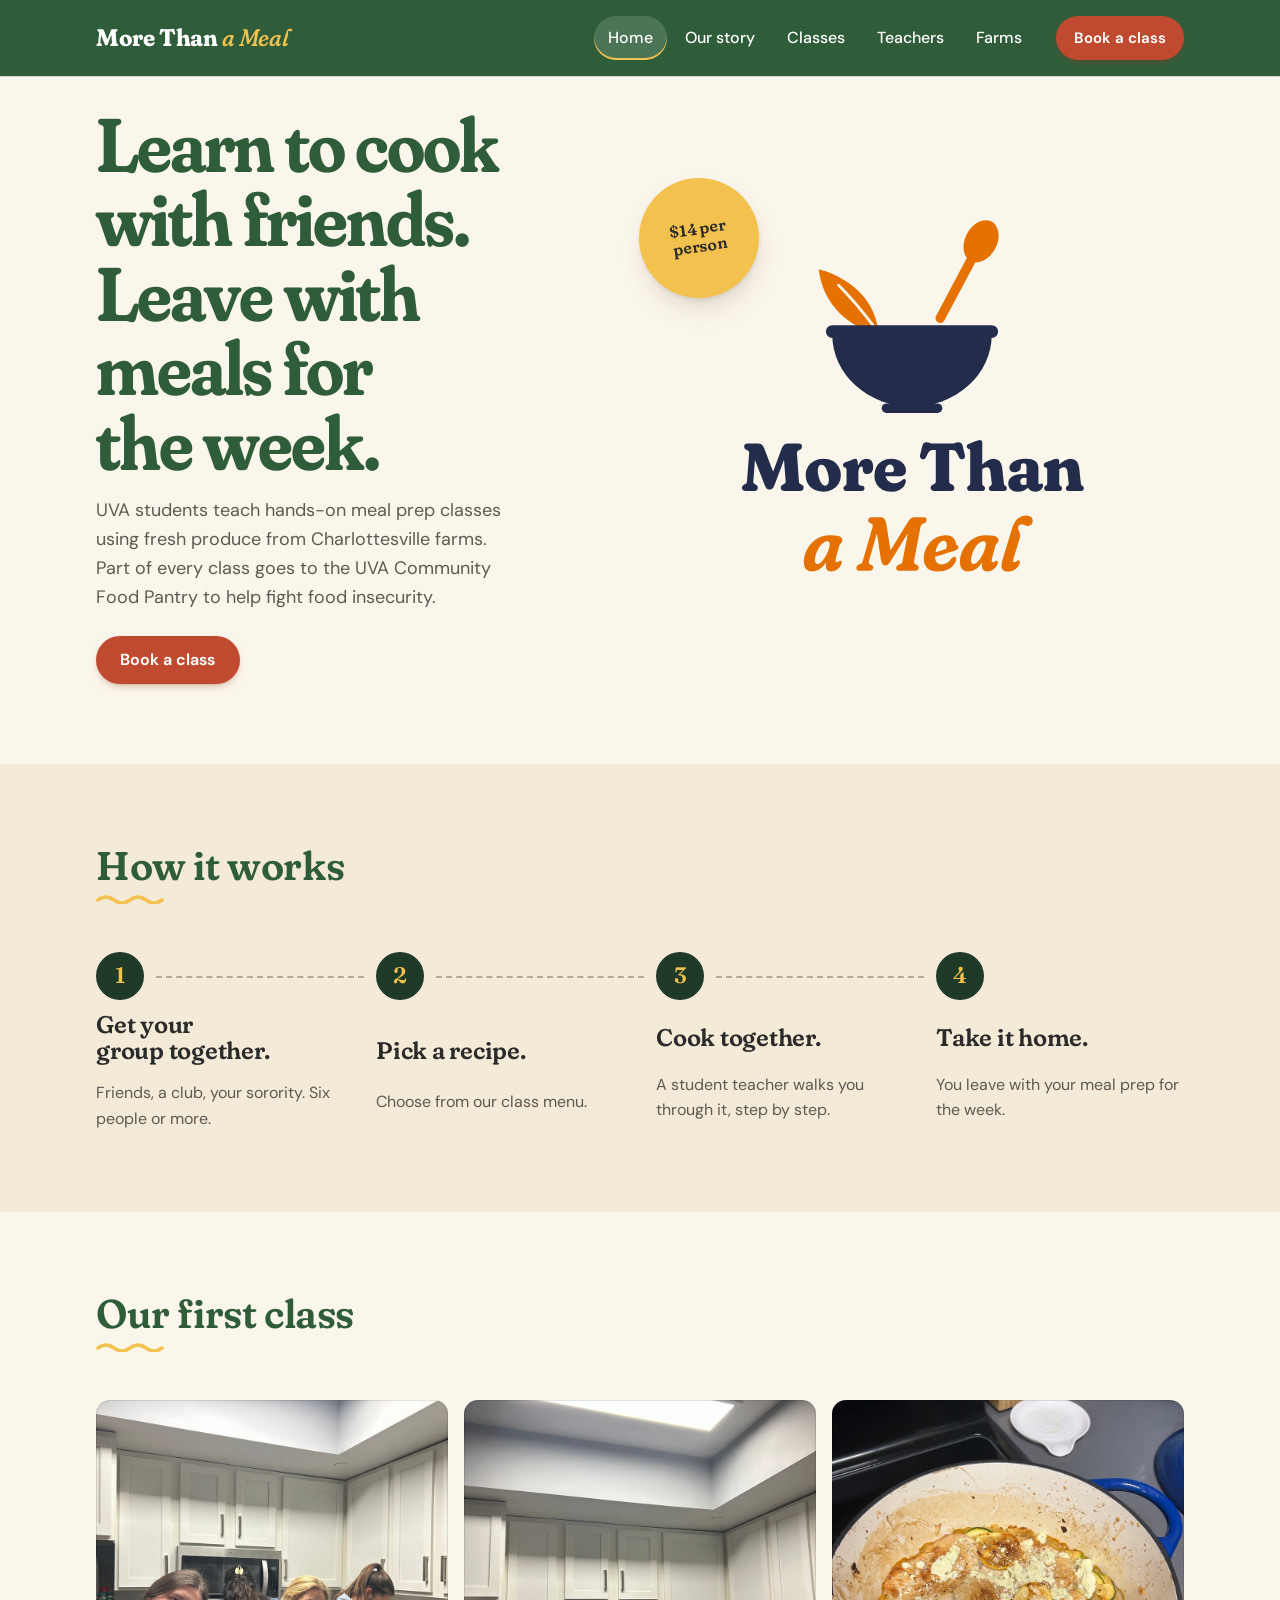
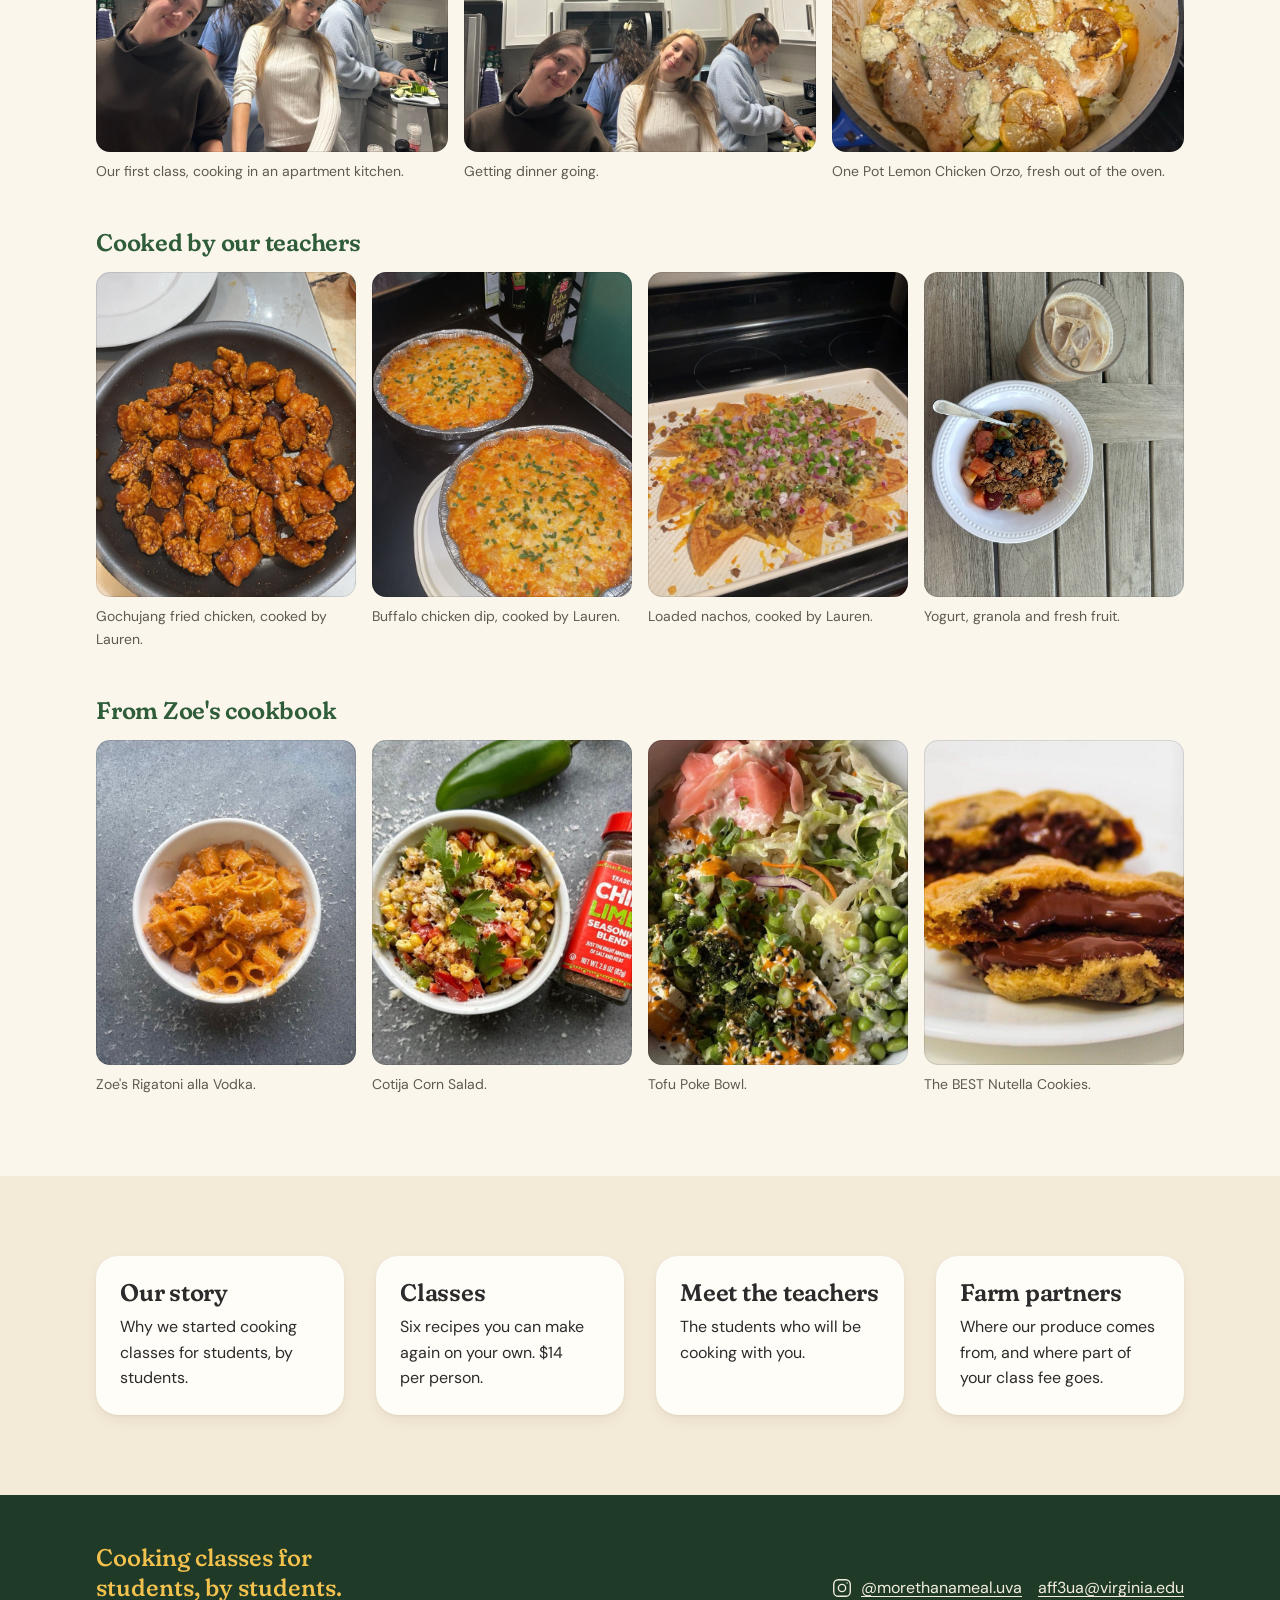
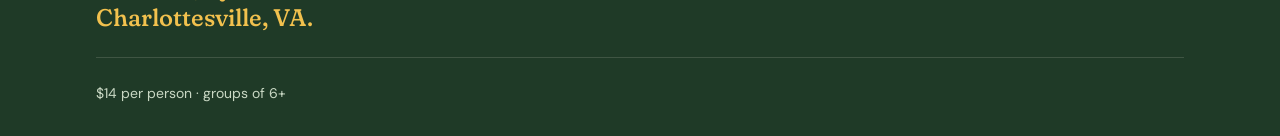
<file: index.html>
<!doctype html>
<html lang="en">
<head>
  <meta charset="utf-8">
  <meta name="viewport" content="width=device-width, initial-scale=1">
  <title>Home | More Than a Meal</title>
  <meta name="description" content="UVA students teaching meal prep classes with fresh produce from Charlottesville farms. Part of every class fights food insecurity.">
  <link rel="preconnect" href="https://fonts.googleapis.com">
  <link rel="preconnect" href="https://fonts.gstatic.com" crossorigin>
  <link rel="stylesheet" href="https://fonts.googleapis.com/css2?family=DM+Sans:opsz,wght@9..40,400..700&family=Fraunces:opsz,wght,SOFT@9..144,400..800,0..100&display=swap">
  <link rel="stylesheet" href="css/style.css?v=8">
  <script src="js/main.js?v=8"></script>
</head>
<body>
  <a class="skip-link" href="#main">Skip to content</a>

  <!-- ============ SITE HEADER (same on every page) ============ -->
  <header class="site-header">
    <div class="site-header__inner container">
      <a class="wordmark" href="index.html">
        <span class="wordmark__line">More Than</span>
        <span class="wordmark__line">a Meal</span>
      </a>
      <nav class="nav" id="site-nav" aria-label="Main">
        <ul class="nav__list">
          <li><a class="nav__link" href="index.html" aria-current="page">Home</a></li>
          <li><a class="nav__link" href="story.html">Our story</a></li>
          <li><a class="nav__link" href="classes.html">Classes</a></li>
          <li><a class="nav__link" href="teachers.html">Teachers</a></li>
          <li><a class="nav__link" href="farms.html">Farms</a></li>
        </ul>
      </nav>
      <a class="btn btn--book btn--small site-header__book" href="book.html">Book a class</a>
      <button class="nav-toggle" type="button" aria-expanded="false" aria-controls="site-nav" aria-label="Open menu">
        <span class="nav-toggle__bar"></span>
        <span class="nav-toggle__bar"></span>
        <span class="nav-toggle__bar"></span>
      </button>
    </div>
  </header>

  <main id="main">

    <!-- ============ HERO ============ -->
    <section class="hero">
      <div class="hero__inner container">
        <figure class="hero__media">
          <!-- HERO LOGO: to change the logo, replace images/logo.svg -->
          <img class="hero__img hero__img--logo" src="images/logo.svg" alt="More Than a Meal logo: a navy bowl with an orange spoon and leaf" width="600" height="520" fetchpriority="high">
          <p class="hero__sticker">$14 per person</p>
        </figure>
        <div class="hero__text">
          <h1 class="hero__title">Learn to cook with friends. Leave with meals for the week.</h1>
          <p class="hero__subline">UVA students teach hands-on meal prep classes using fresh produce from Charlottesville farms. Part of every class goes to the UVA Community Food Pantry to help fight food insecurity.</p>
          <div class="btn-row">
            <a class="btn btn--book" href="book.html">Book a class</a>
          </div>
        </div>
      </div>
    </section>

    <!-- ============ HOW IT WORKS ============ -->
    <section class="section section--alt">
      <div class="container">
        <div class="section__header">
          <h2 class="section__title">How it works</h2>
        </div>
        <ol class="steps">
          <li class="step">
            <h3 class="step__title">Get your group together.</h3>
            <p class="step__text">Friends, a club, your sorority. Six people or more.</p>
          </li>
          <li class="step">
            <h3 class="step__title">Pick a recipe.</h3>
            <p class="step__text">Choose from our class menu.</p>
          </li>
          <li class="step">
            <h3 class="step__title">Cook together.</h3>
            <p class="step__text">A student teacher walks you through it, step by step.</p>
          </li>
          <li class="step">
            <h3 class="step__title">Take it home.</h3>
            <p class="step__text">You leave with your meal prep for the week.</p>
          </li>
        </ol>
      </div>
    </section>

    <!-- ============ GALLERY ============ -->
    <section class="section">
      <div class="container">
        <div class="section__header">
          <h2 class="section__title">Our first class</h2>
        </div>
        <!-- GALLERY PHOTO: copy one <figure> block to add a photo -->
        <div class="gallery gallery--three">
          <figure class="gallery__item">
            <img src="images/first-class-kitchen.jpg" alt="Four students in an apartment kitchen at the first More Than a Meal class, one chopping zucchini at the counter." width="1200" height="900" loading="lazy">
            <figcaption class="gallery__caption">Our first class, cooking in an apartment kitchen.</figcaption>
          </figure>
          <figure class="gallery__item">
            <img src="images/first-class-kitchen-2.jpg" alt="Two students smiling at the camera while others cook behind them in an apartment kitchen." width="900" height="1200" loading="lazy">
            <figcaption class="gallery__caption">Getting dinner going.</figcaption>
          </figure>
          <figure class="gallery__item">
            <img src="images/lemon-chicken-orzo.jpg" alt="One pot lemon chicken orzo in a blue dutch oven, topped with seared chicken, lemon slices and crumbled cheese." width="900" height="1200" loading="lazy">
            <figcaption class="gallery__caption">One Pot Lemon Chicken Orzo, fresh out of the oven.</figcaption>
          </figure>
        </div>

        <h3 class="subheading">Cooked by our teachers</h3>
        <div class="gallery gallery--small gallery--four">
          <figure class="gallery__item">
            <img src="images/gochujang-chicken.jpg" alt="A pan of gochujang fried chicken bites in a glossy red sauce." width="675" height="1200" loading="lazy">
            <figcaption class="gallery__caption">Gochujang fried chicken, cooked by Lauren.</figcaption>
          </figure>
          <figure class="gallery__item">
            <img src="images/buffalo-chicken-dip.jpg" alt="Two tins of baked buffalo chicken dip topped with melted cheese and chives." width="675" height="1200" loading="lazy">
            <figcaption class="gallery__caption">Buffalo chicken dip, cooked by Lauren.</figcaption>
          </figure>
          <figure class="gallery__item">
            <img src="images/loaded-nachos.jpg" alt="A sheet pan of loaded nachos with ground beef, cheese, red onion and green pepper." width="675" height="1200" loading="lazy">
            <figcaption class="gallery__caption">Loaded nachos, cooked by Lauren.</figcaption>
          </figure>
          <figure class="gallery__item">
            <img src="images/granola-bowl.jpg" alt="A bowl of yogurt topped with granola, blueberries and chopped fruit, next to an iced coffee." width="910" height="1200" loading="lazy">
            <figcaption class="gallery__caption">Yogurt, granola and fresh fruit.</figcaption>
          </figure>
        </div>

        <h3 class="subheading">From Zoe's cookbook</h3>
        <div class="gallery gallery--small gallery--four">
          <figure class="gallery__item">
            <img src="images/cookbook/rigatoni-alla-vodka.jpg" alt="A bowl of rigatoni in a creamy vodka sauce with Parmesan." width="750" height="1000" loading="lazy">
            <figcaption class="gallery__caption">Zoe's Rigatoni alla Vodka.</figcaption>
          </figure>
          <figure class="gallery__item">
            <img src="images/cookbook/cotija-corn-salad.jpg" alt="A bowl of corn salad with peppers, cotija and cilantro." width="750" height="1000" loading="lazy">
            <figcaption class="gallery__caption">Cotija Corn Salad.</figcaption>
          </figure>
          <figure class="gallery__item">
            <img src="images/cookbook/tofu-poke-bowl.jpg" alt="A poke bowl with tofu, edamame, cabbage, pickled ginger and sauce." width="750" height="1000" loading="lazy">
            <figcaption class="gallery__caption">Tofu Poke Bowl.</figcaption>
          </figure>
          <figure class="gallery__item">
            <img src="images/cookbook/nutella-cookies.jpg" alt="A chocolate chip cookie broken open with a Nutella center." width="750" height="1000" loading="lazy">
            <figcaption class="gallery__caption">The BEST Nutella Cookies.</figcaption>
          </figure>
        </div>
      </div>
    </section>

    <!-- ============ LINK TEASERS ============ -->
    <section class="section section--alt">
      <div class="container">
        <div class="card-grid card-grid--four">
          <!-- TEASER CARD -->
          <article class="card">
            <div class="card__body">
              <h2 class="card__title"><a href="story.html">Our story</a></h2>
              <p class="card__text">Why we started cooking classes for students, by students.</p>
            </div>
          </article>
          <!-- TEASER CARD -->
          <article class="card">
            <div class="card__body">
              <h2 class="card__title"><a href="classes.html">Classes</a></h2>
              <p class="card__text">Six recipes you can make again on your own. $14 per person.</p>
            </div>
          </article>
          <!-- TEASER CARD -->
          <article class="card">
            <div class="card__body">
              <h2 class="card__title"><a href="teachers.html">Meet the teachers</a></h2>
              <p class="card__text">The students who will be cooking with you.</p>
            </div>
          </article>
          <!-- TEASER CARD -->
          <article class="card">
            <div class="card__body">
              <h2 class="card__title"><a href="farms.html">Farm partners</a></h2>
              <p class="card__text">Where our produce comes from, and where part of your class fee goes.</p>
            </div>
          </article>
        </div>
      </div>
    </section>

  </main>

  <!-- ============ SITE FOOTER (same on every page) ============ -->
  <footer class="site-footer">
    <div class="site-footer__inner container">
      <p class="site-footer__tagline">Cooking classes for students, by students. Charlottesville, VA.</p>
      <ul class="site-footer__links">
        <li>
          <!-- INSTAGRAM: change the link and the handle text here (on every page) -->
          <a class="site-footer__ig" href="https://www.instagram.com/morethanameal.uva/" target="_blank" rel="noopener">
            <svg viewBox="0 0 24 24" fill="none" stroke="currentColor" stroke-width="1.5" stroke-linecap="round" stroke-linejoin="round" aria-hidden="true"><rect x="3" y="3" width="18" height="18" rx="5"/><circle cx="12" cy="12" r="4"/><circle cx="17.5" cy="6.5" r="0.75" fill="currentColor" stroke="none"/></svg>
            <span><span class="visually-hidden">Instagram: </span>@morethanameal.uva</span>
          </a>
        </li>
        <li><a href="mailto:aff3ua@virginia.edu">aff3ua@virginia.edu</a></li>
      </ul>
      <p class="site-footer__small">$14 per person · groups of 6+</p>
    </div>
  </footer>

  <!-- ============ MOBILE BOOK BAR (phones only) ============ -->
  <div class="mobile-book-bar">
    <p class="mobile-book-bar__text">$14 per person · groups of 6+</p>
    <a class="btn btn--book" href="book.html">Book a class</a>
  </div>
</body>
</html>
</file>
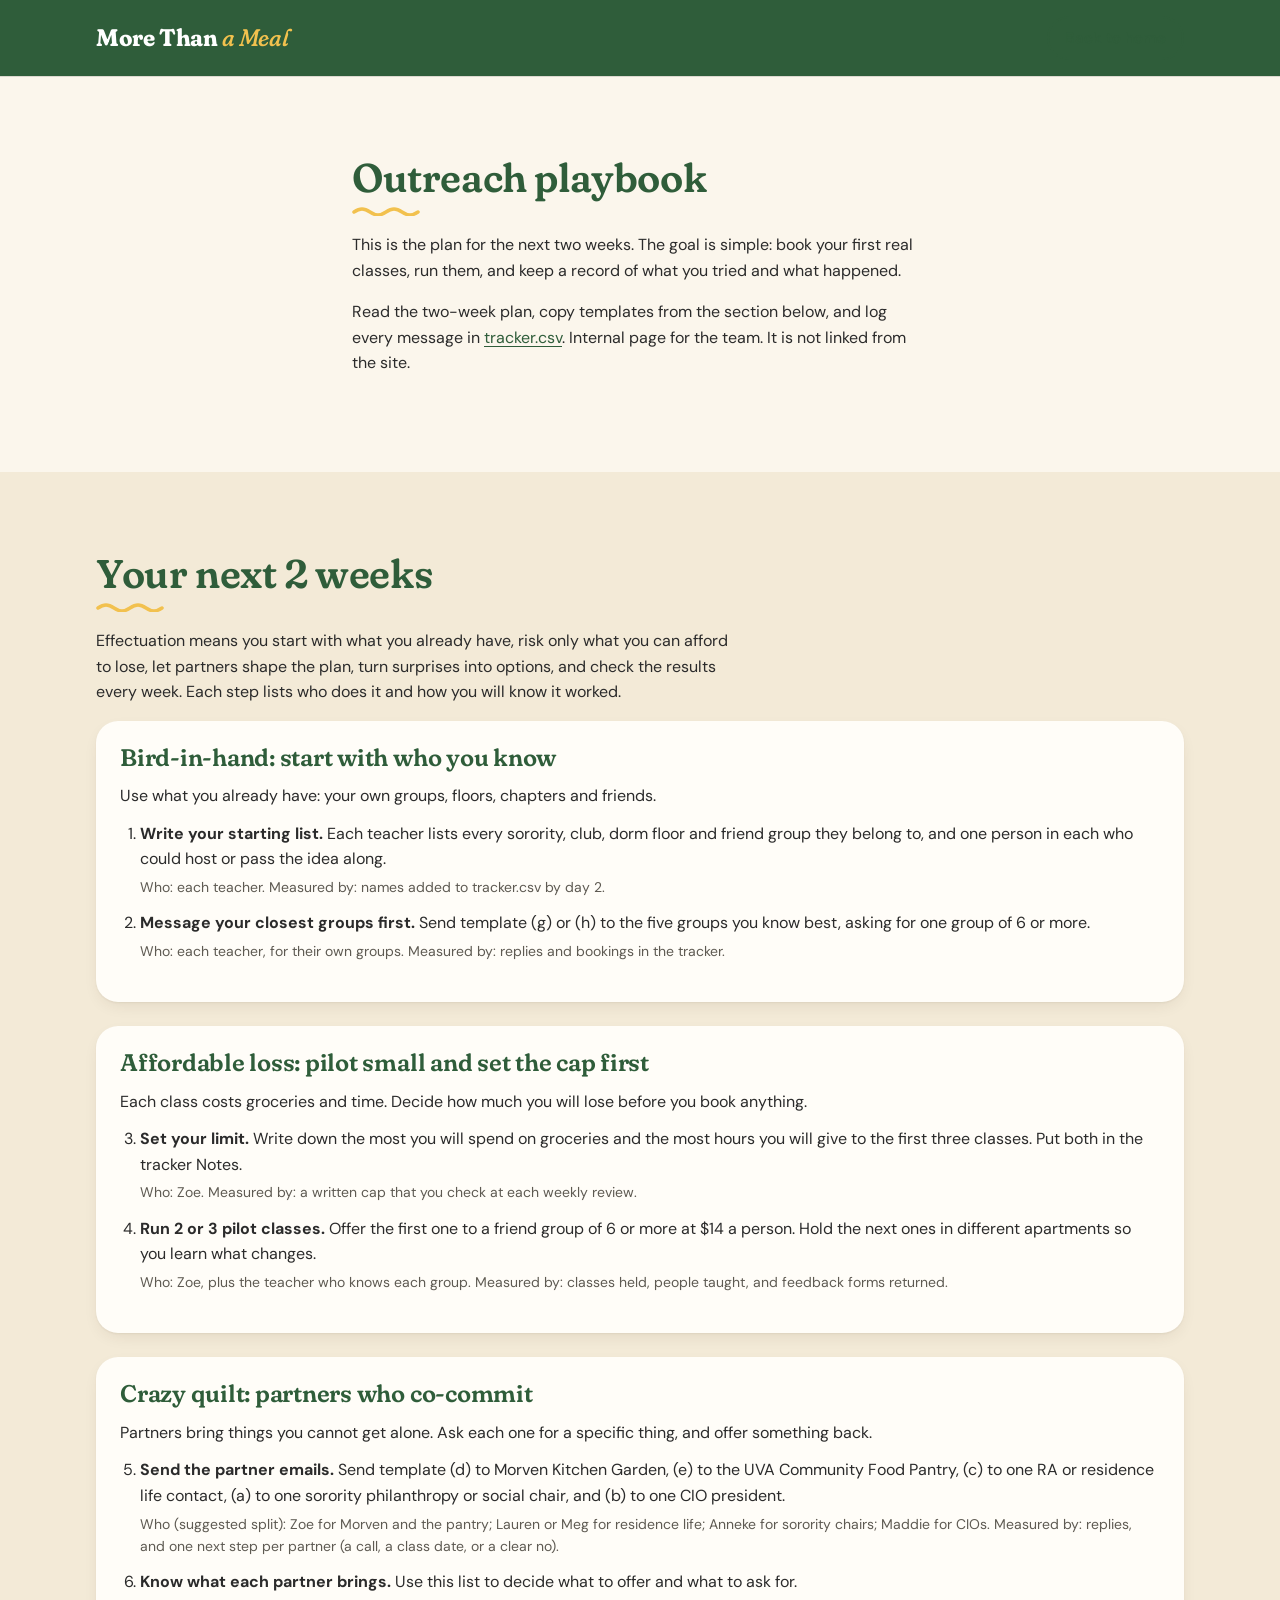
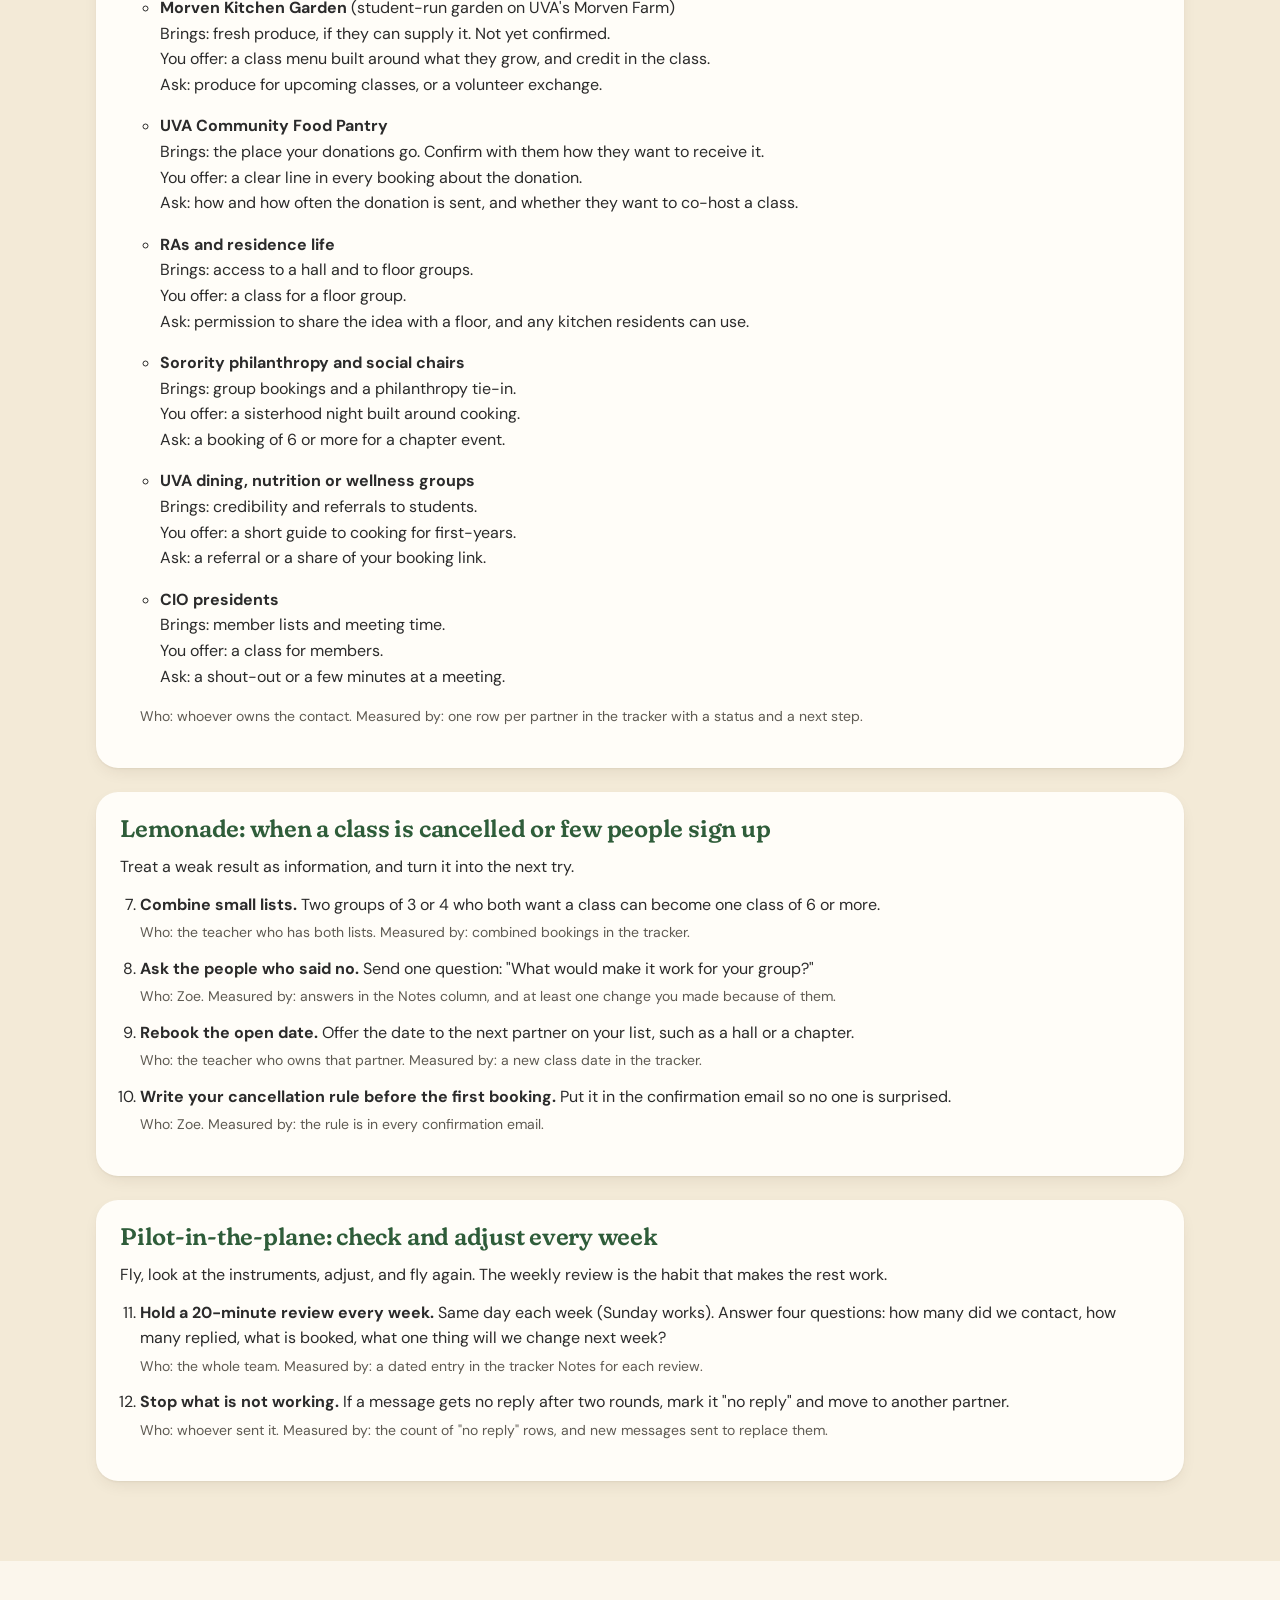
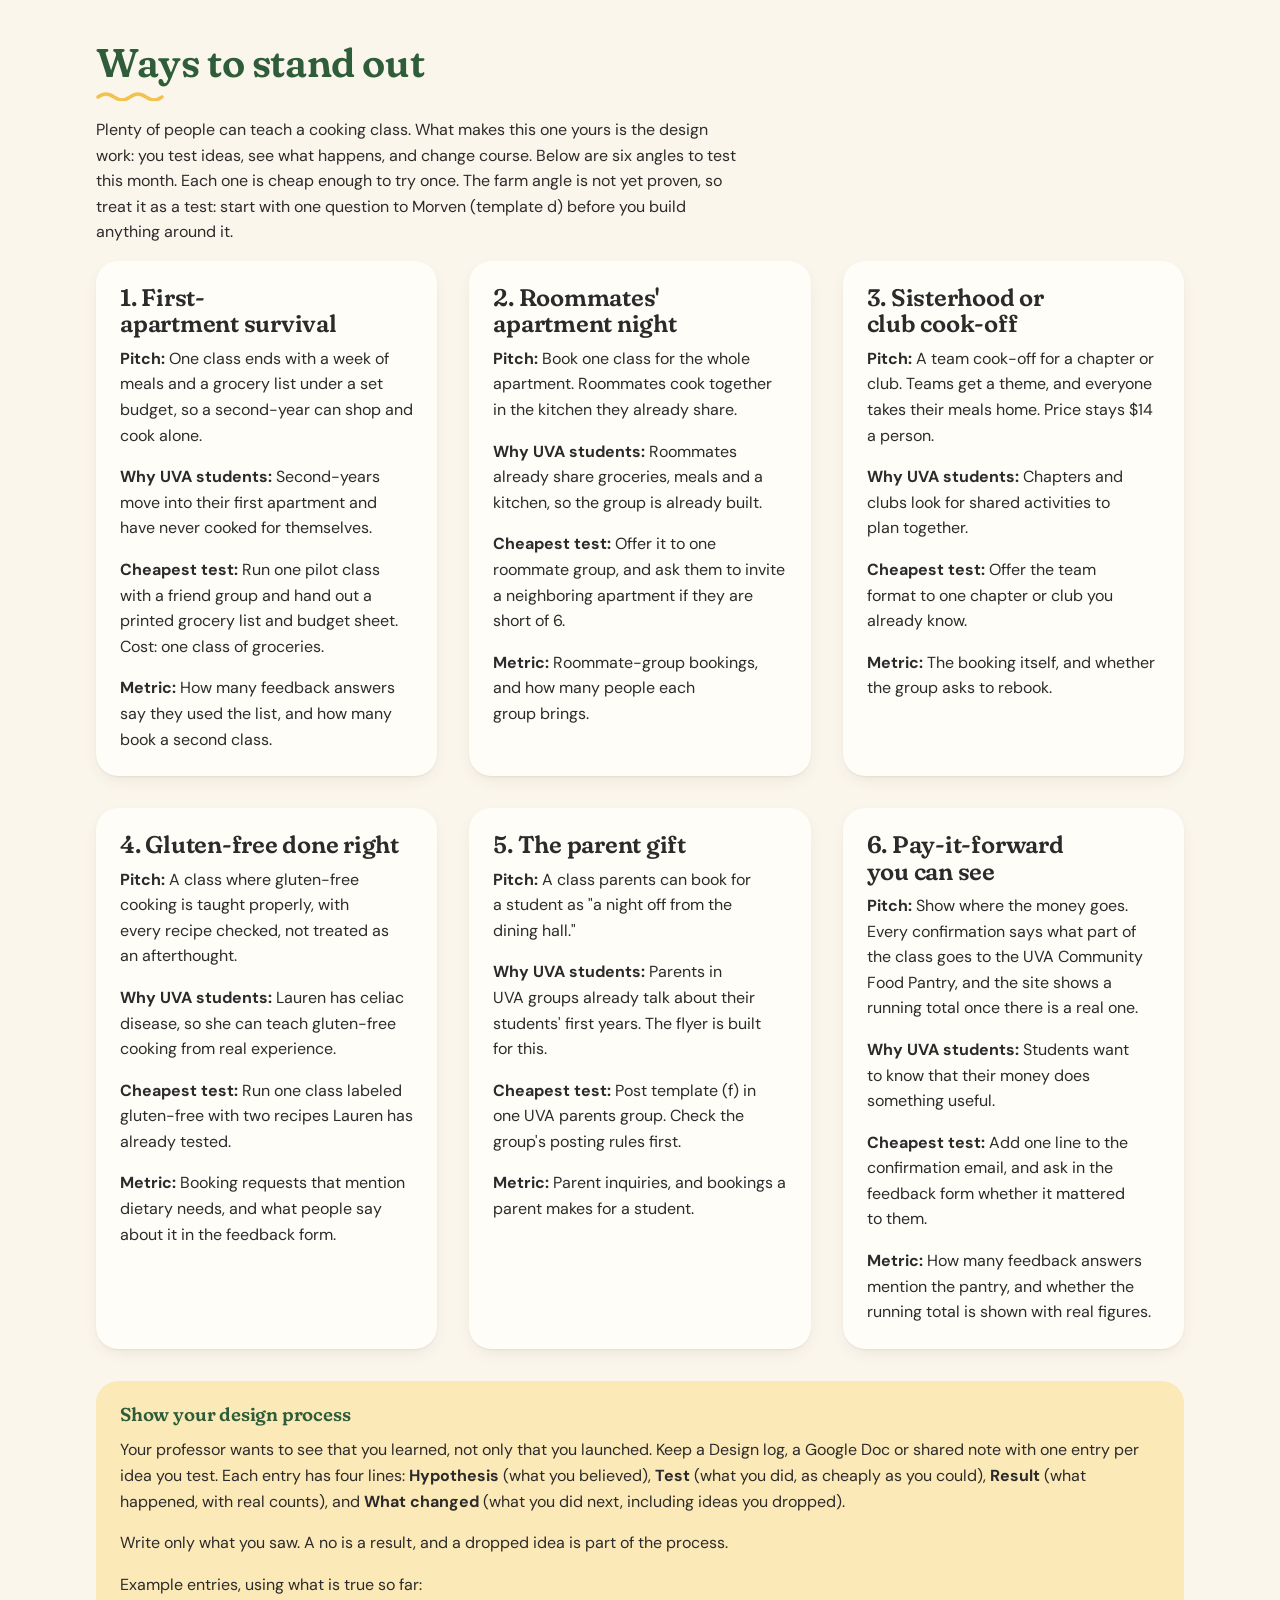
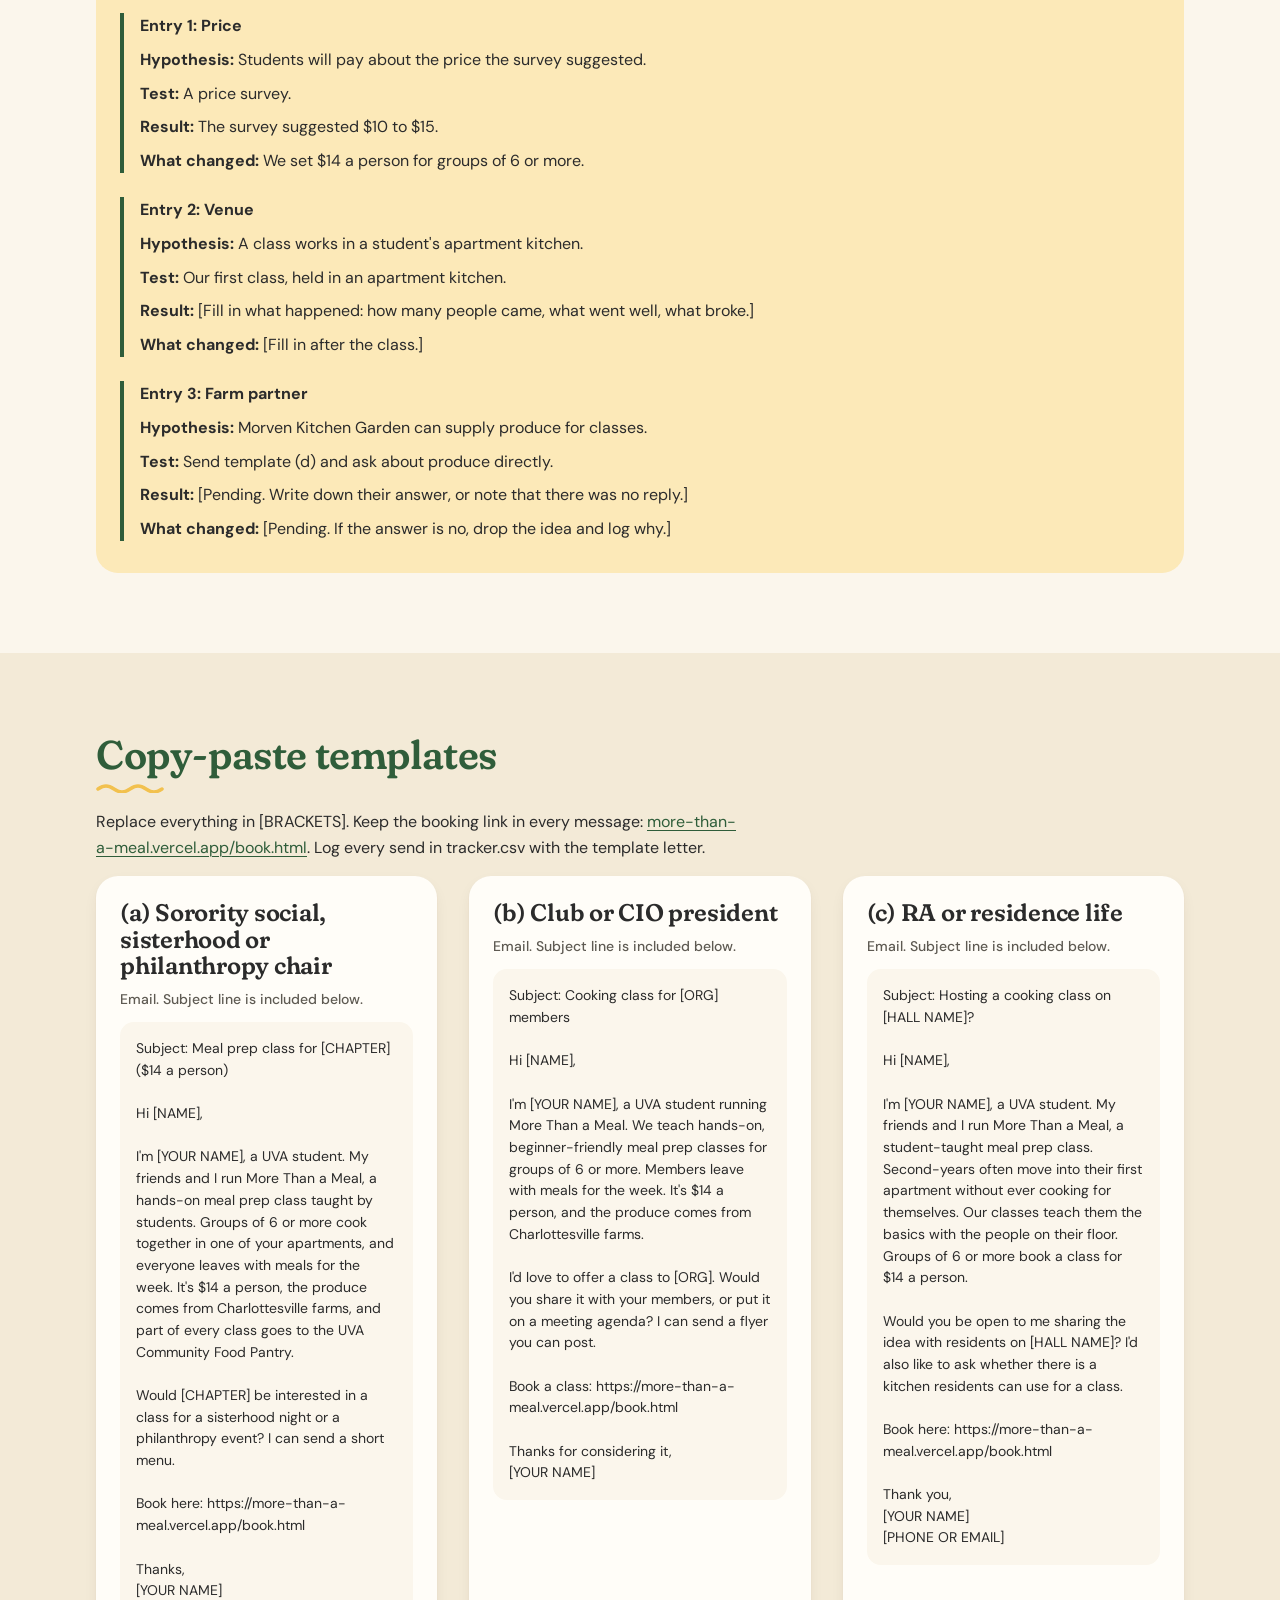
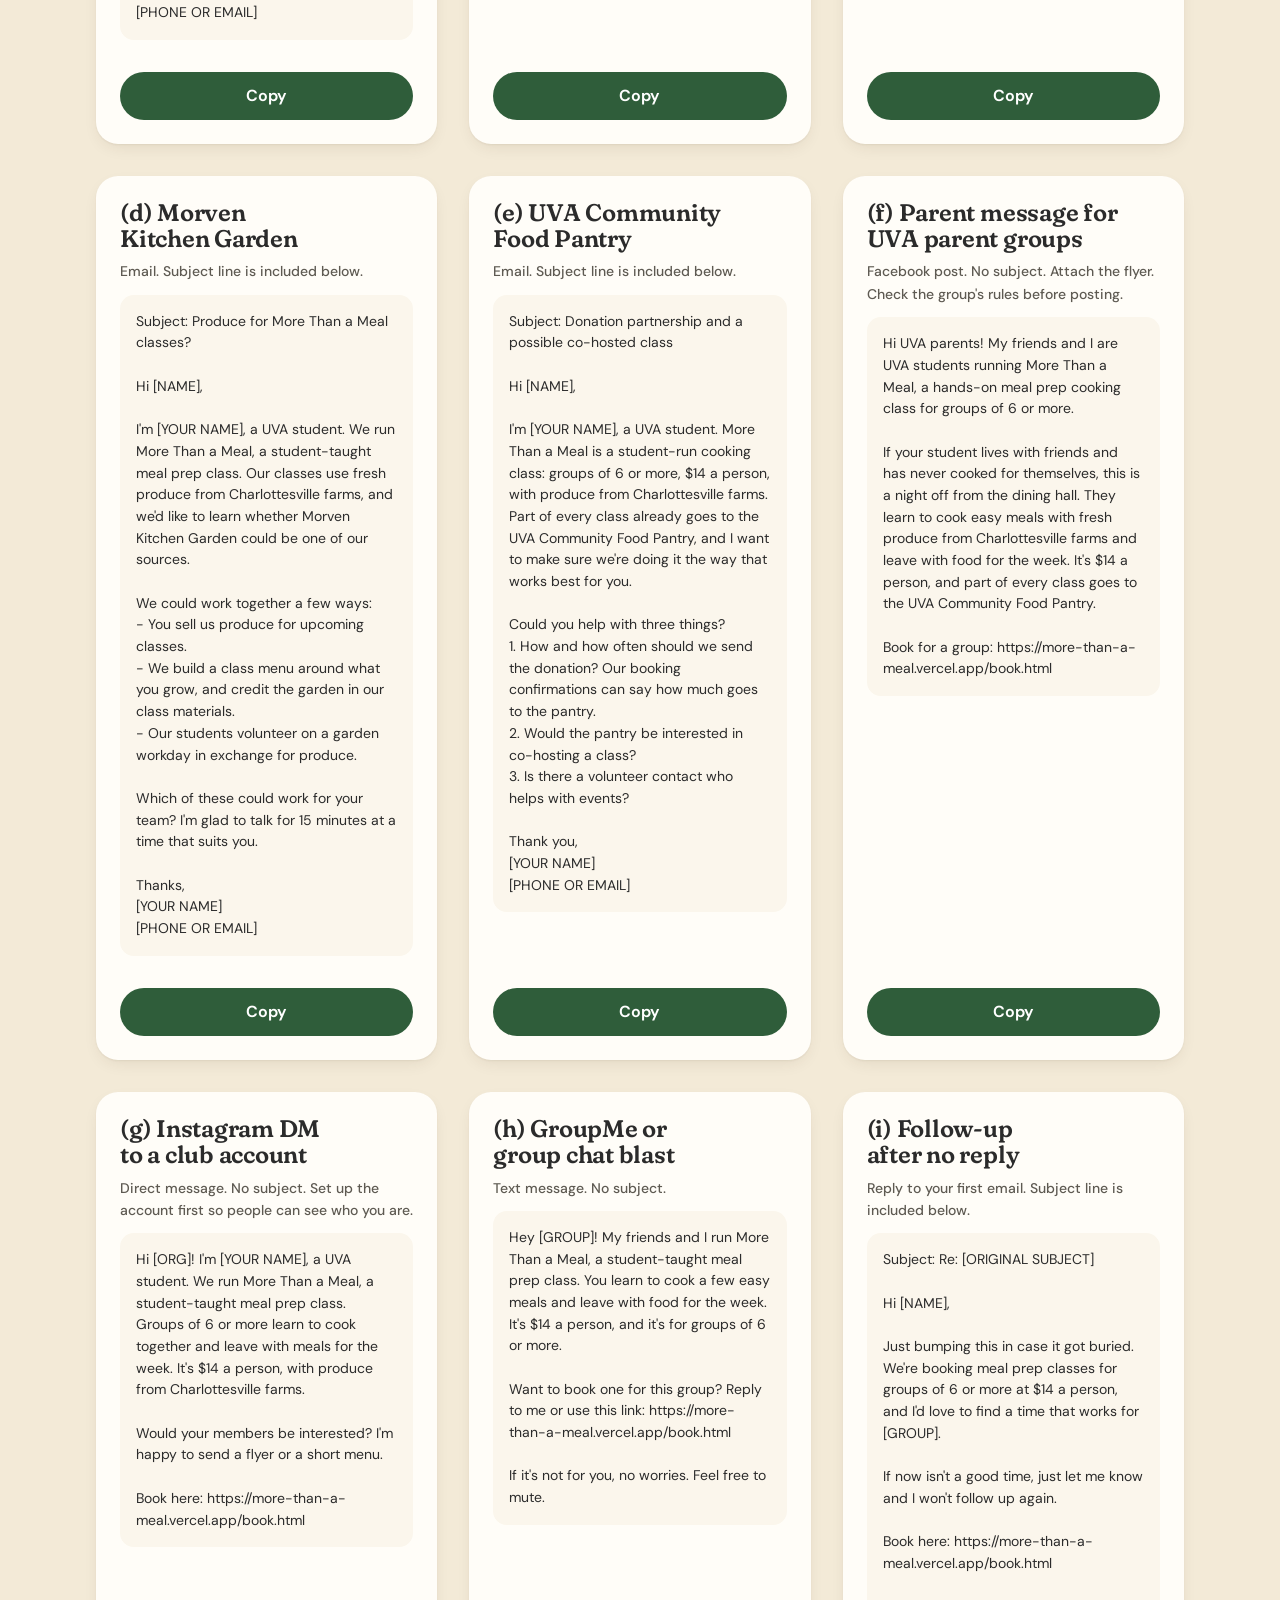
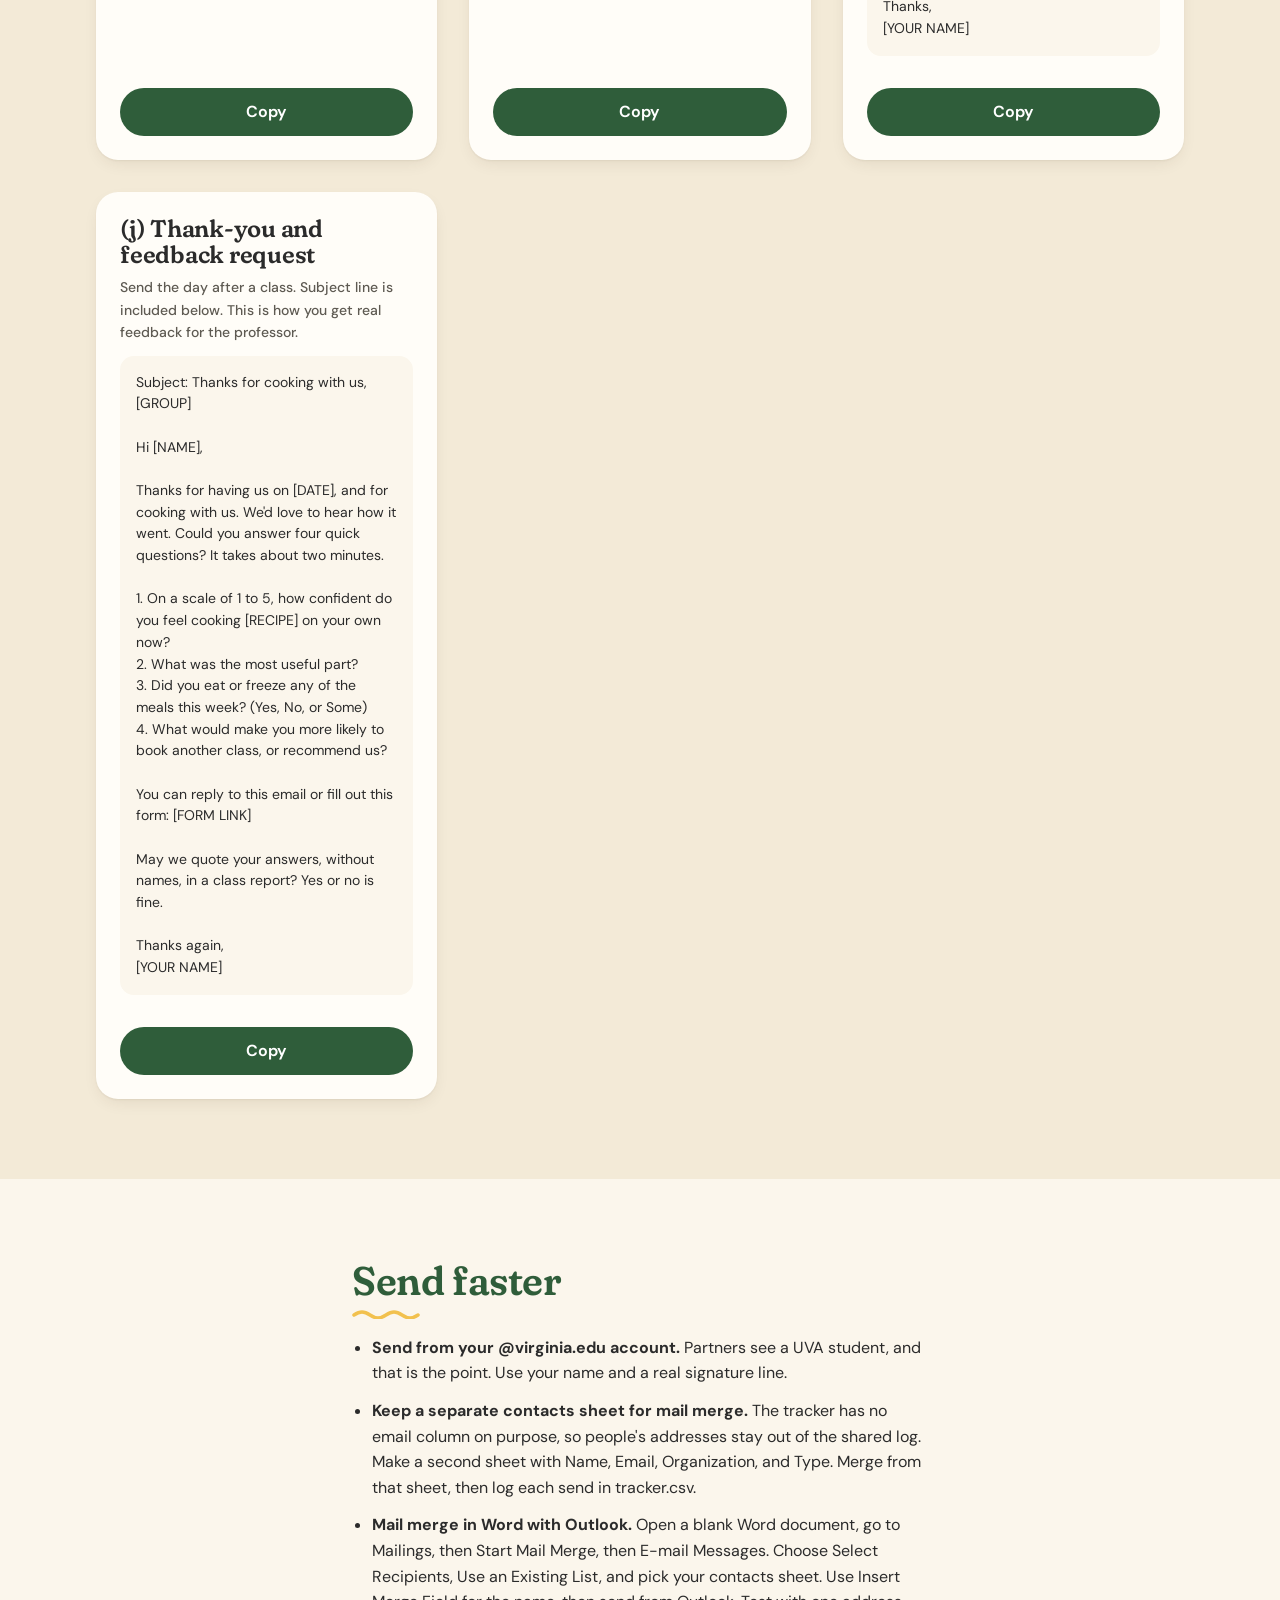
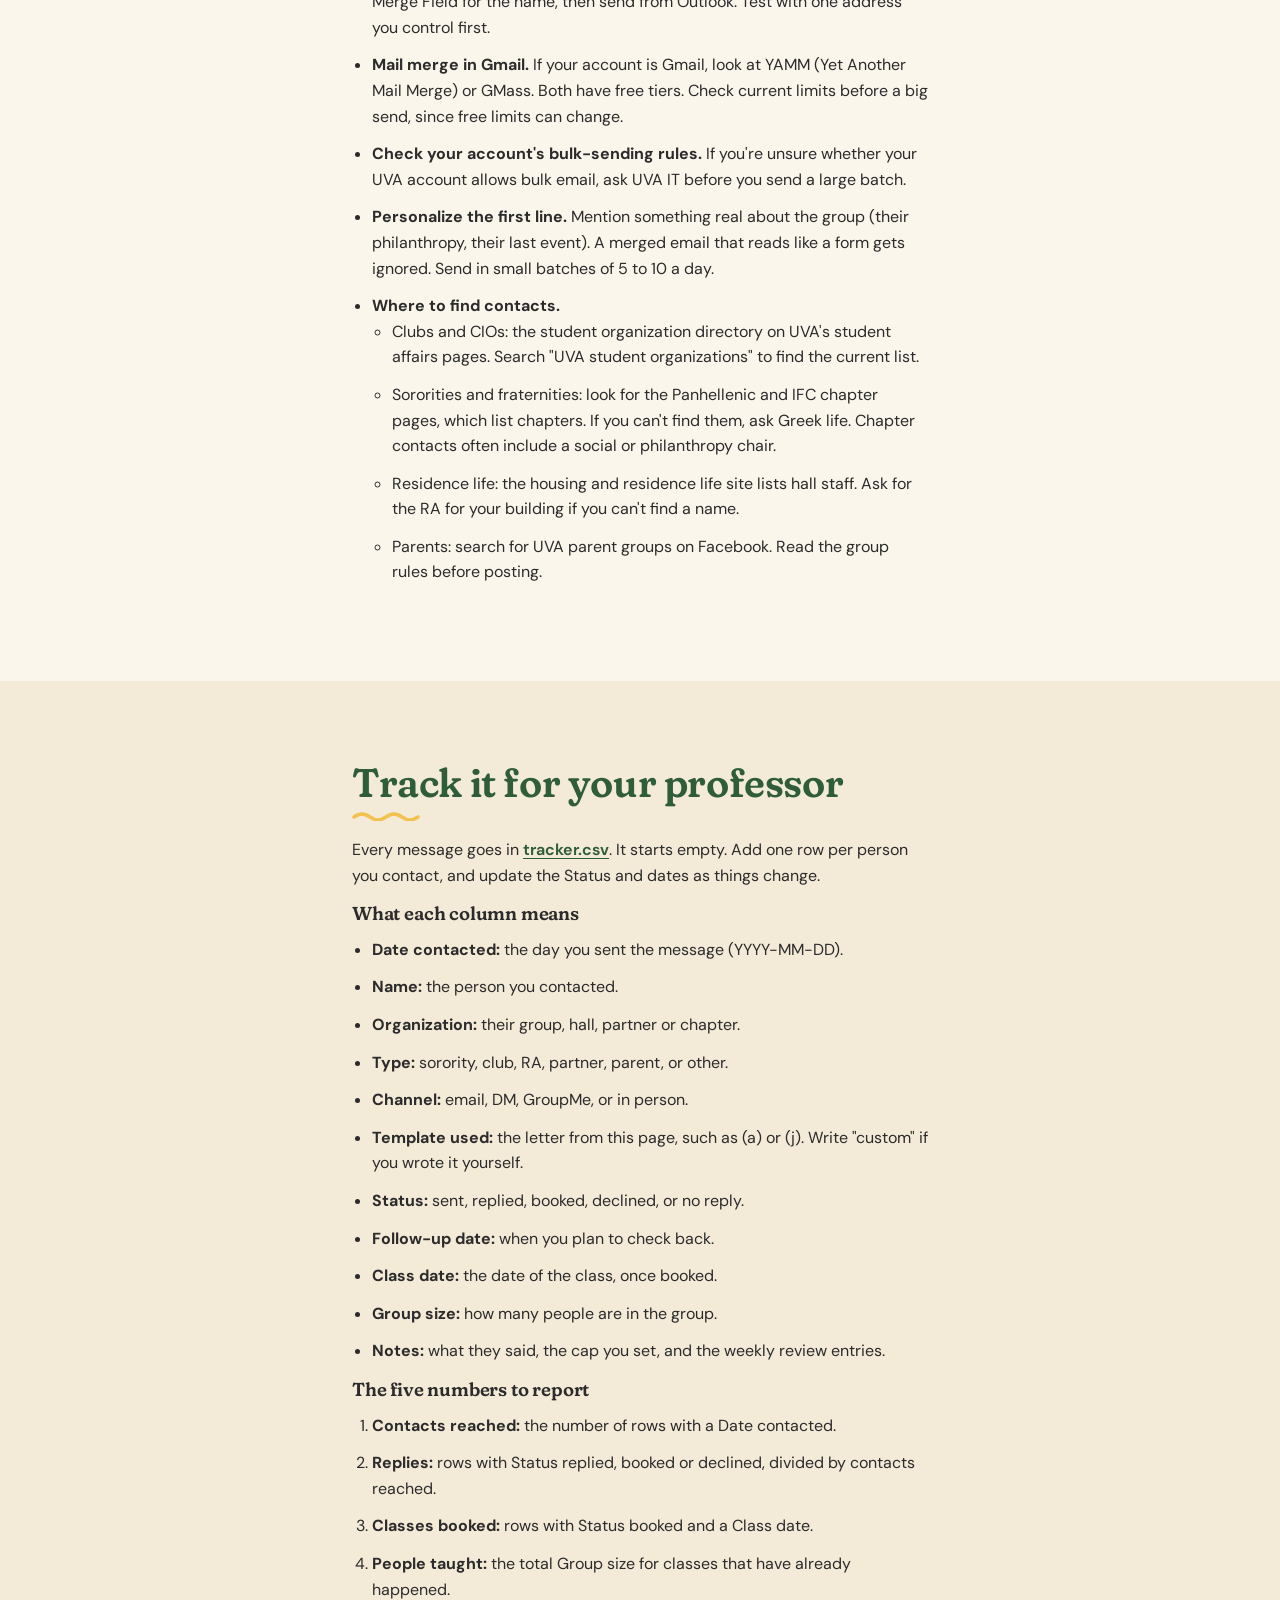
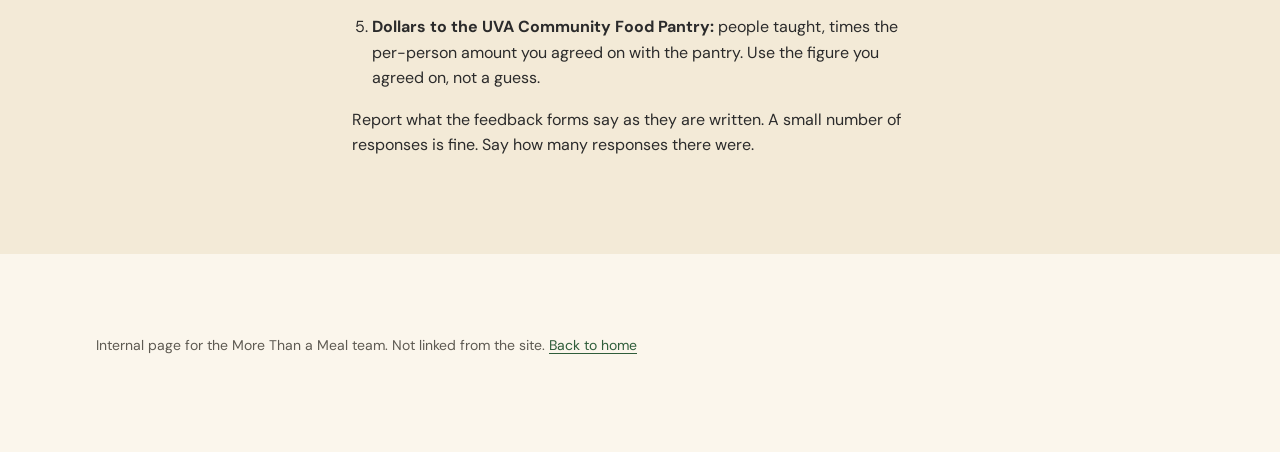
<file: outreach/index.html>
<!doctype html>
<html lang="en">
<head>
  <meta charset="utf-8">
  <meta name="viewport" content="width=device-width, initial-scale=1">
  <meta name="robots" content="noindex, nofollow">
  <title>Outreach playbook | More Than a Meal</title>
  <meta name="description" content="Internal outreach playbook for the More Than a Meal team.">
  <link rel="preconnect" href="https://fonts.googleapis.com">
  <link rel="preconnect" href="https://fonts.gstatic.com" crossorigin>
  <link rel="stylesheet" href="https://fonts.googleapis.com/css2?family=DM+Sans:opsz,wght@9..40,400..700&family=Fraunces:opsz,wght,SOFT@9..144,400..800,0..100&display=swap">
  <link rel="stylesheet" href="../css/style.css?v=8">
  <style>
    /* Styles for this page only */
    .pb-intro { max-width: 40rem; }
    .pb-list { padding-left: 1.25rem; margin: 0 0 var(--space-4); }
    .pb-list li { margin-bottom: var(--space-3); }
    .pb-list li:last-child { margin-bottom: 0; }
    .pb-who { display: block; font-size: var(--text-sm); color: var(--color-ink-soft); margin-top: var(--space-1); }
    .pb-stack { display: grid; gap: var(--space-5); }
    .pb-panel { padding: var(--space-5); border-radius: var(--radius-lg); background: var(--color-paper); box-shadow: var(--shadow-card); }
    .pb-panel__title { font-size: var(--text-lg); margin: 0 0 var(--space-3); color: var(--color-herb); }
    .pb-panel p { margin: 0 0 var(--space-3); }
    .pb-panel p:last-child { margin-bottom: 0; }
    .pb-label { font-weight: 650; }
    .pb-partners li { margin-bottom: var(--space-4); }
    .pb-partners span { display: block; }
    .pb-callout { padding: var(--space-5); border-radius: var(--radius-lg); background: var(--color-butter-tint, #FBF0C8); }
    .pb-callout h3 { margin-top: 0; color: var(--color-herb); }
    .pb-entry { border-left: 4px solid var(--color-herb); padding-left: var(--space-4); margin: 0 0 var(--space-5); }
    .pb-entry:last-child { margin-bottom: 0; }
    .pb-entry p { margin: 0 0 var(--space-2); }
    .tpl__meta { margin-bottom: var(--space-3); }
    .tpl__text {
      margin: 0 0 var(--space-4);
      padding: var(--space-4);
      border-radius: var(--radius-md);
      background: var(--color-cream);
      font-family: var(--font-body);
      font-size: var(--text-sm);
      line-height: 1.55;
      white-space: pre-wrap;
      overflow-wrap: anywhere;
      color: var(--color-ink);
    }
    .pb-copy-note { font-size: var(--text-sm); color: var(--color-ink-soft); }
    .pb-tracker-link { font-weight: 650; }
    .pb-footer { font-size: var(--text-sm); color: var(--color-ink-soft); }
  </style>
  <script>
    // Copy button: uses the clipboard API when available, otherwise selects the text for manual copy
    (function () {
      function selectText(el) {
        var range = document.createRange();
        range.selectNodeContents(el);
        var sel = window.getSelection();
        sel.removeAllRanges();
        sel.addRange(range);
      }
      function copyWithExec(el) {
        selectText(el);
        try { return document.execCommand('copy'); } catch (e) { return false; }
      }
      document.addEventListener('DOMContentLoaded', function () {
        document.querySelectorAll('[data-copy]').forEach(function (btn) {
          btn.addEventListener('click', function () {
            var el = document.getElementById(btn.getAttribute('data-copy'));
            var label = btn.getAttribute('data-label') || 'Copy';
            var text = el.textContent.trim();
            function done() {
              btn.textContent = 'Copied';
              setTimeout(function () { btn.textContent = label; }, 1800);
            }
            function fallback() {
              if (copyWithExec(el)) { done(); return; }
              selectText(el);
              btn.textContent = 'Text selected. Press copy';
              setTimeout(function () { btn.textContent = label; }, 3000);
            }
            if (navigator.clipboard && window.isSecureContext) {
              navigator.clipboard.writeText(text).then(done, fallback);
            } else {
              fallback();
            }
          });
        });
      });
    })();
  </script>
</head>
<body>
  <a class="skip-link" href="#main">Skip to content</a>

  <header class="site-header">
    <div class="site-header__inner container">
      <a class="wordmark" href="../index.html">
        <span class="wordmark__line">More Than</span>
        <span class="wordmark__line">a Meal</span>
      </a>
      <a class="btn btn--ghost btn--small" href="../index.html">Back to home</a>
    </div>
  </header>

  <main id="main">

    <!-- ============ INTRO ============ -->
    <section class="section">
      <div class="container pb-intro">
        <h1 class="section__title">Outreach playbook</h1>
        <p>This is the plan for the next two weeks. The goal is simple: book your first real classes, run them, and keep a record of what you tried and what happened.</p>
        <p>Read the two-week plan, copy templates from the section below, and log every message in <a href="tracker.csv">tracker.csv</a>. Internal page for the team. It is not linked from the site.</p>
      </div>
    </section>

    <!-- ============ 1. TWO-WEEK PLAN ============ -->
    <section class="section section--alt" id="plan">
      <div class="container">
        <h2 class="section__title">Your next 2 weeks</h2>
        <p class="pb-intro">Effectuation means you start with what you already have, risk only what you can afford to lose, let partners shape the plan, turn surprises into options, and check the results every week. Each step lists who does it and how you will know it worked.</p>

        <div class="pb-stack">

          <article class="pb-panel">
            <h3 class="pb-panel__title">Bird-in-hand: start with who you know</h3>
            <p>Use what you already have: your own groups, floors, chapters and friends.</p>
            <ol class="pb-list" start="1">
              <li><strong>Write your starting list.</strong> Each teacher lists every sorority, club, dorm floor and friend group they belong to, and one person in each who could host or pass the idea along.
                <span class="pb-who">Who: each teacher. Measured by: names added to tracker.csv by day 2.</span></li>
              <li><strong>Message your closest groups first.</strong> Send template (g) or (h) to the five groups you know best, asking for one group of 6 or more.
                <span class="pb-who">Who: each teacher, for their own groups. Measured by: replies and bookings in the tracker.</span></li>
            </ol>
          </article>

          <article class="pb-panel">
            <h3 class="pb-panel__title">Affordable loss: pilot small and set the cap first</h3>
            <p>Each class costs groceries and time. Decide how much you will lose before you book anything.</p>
            <ol class="pb-list" start="3">
              <li><strong>Set your limit.</strong> Write down the most you will spend on groceries and the most hours you will give to the first three classes. Put both in the tracker Notes.
                <span class="pb-who">Who: Zoe. Measured by: a written cap that you check at each weekly review.</span></li>
              <li><strong>Run 2 or 3 pilot classes.</strong> Offer the first one to a friend group of 6 or more at $14 a person. Hold the next ones in different apartments so you learn what changes.
                <span class="pb-who">Who: Zoe, plus the teacher who knows each group. Measured by: classes held, people taught, and feedback forms returned.</span></li>
            </ol>
          </article>

          <article class="pb-panel">
            <h3 class="pb-panel__title">Crazy quilt: partners who co-commit</h3>
            <p>Partners bring things you cannot get alone. Ask each one for a specific thing, and offer something back.</p>
            <ol class="pb-list" start="5">
              <li><strong>Send the partner emails.</strong> Send template (d) to Morven Kitchen Garden, (e) to the UVA Community Food Pantry, (c) to one RA or residence life contact, (a) to one sorority philanthropy or social chair, and (b) to one CIO president.
                <span class="pb-who">Who (suggested split): Zoe for Morven and the pantry; Lauren or Meg for residence life; Anneke for sorority chairs; Maddie for CIOs. Measured by: replies, and one next step per partner (a call, a class date, or a clear no).</span></li>
              <li><strong>Know what each partner brings.</strong> Use this list to decide what to offer and what to ask for.
                <ul class="pb-list pb-partners">
                  <li><strong>Morven Kitchen Garden</strong> (student-run garden on UVA's Morven Farm)
                    <span>Brings: fresh produce, if they can supply it. Not yet confirmed.</span>
                    <span>You offer: a class menu built around what they grow, and credit in the class.</span>
                    <span>Ask: produce for upcoming classes, or a volunteer exchange.</span></li>
                  <li><strong>UVA Community Food Pantry</strong>
                    <span>Brings: the place your donations go. Confirm with them how they want to receive it.</span>
                    <span>You offer: a clear line in every booking about the donation.</span>
                    <span>Ask: how and how often the donation is sent, and whether they want to co-host a class.</span></li>
                  <li><strong>RAs and residence life</strong>
                    <span>Brings: access to a hall and to floor groups.</span>
                    <span>You offer: a class for a floor group.</span>
                    <span>Ask: permission to share the idea with a floor, and any kitchen residents can use.</span></li>
                  <li><strong>Sorority philanthropy and social chairs</strong>
                    <span>Brings: group bookings and a philanthropy tie-in.</span>
                    <span>You offer: a sisterhood night built around cooking.</span>
                    <span>Ask: a booking of 6 or more for a chapter event.</span></li>
                  <li><strong>UVA dining, nutrition or wellness groups</strong>
                    <span>Brings: credibility and referrals to students.</span>
                    <span>You offer: a short guide to cooking for first-years.</span>
                    <span>Ask: a referral or a share of your booking link.</span></li>
                  <li><strong>CIO presidents</strong>
                    <span>Brings: member lists and meeting time.</span>
                    <span>You offer: a class for members.</span>
                    <span>Ask: a shout-out or a few minutes at a meeting.</span></li>
                </ul>
                <span class="pb-who">Who: whoever owns the contact. Measured by: one row per partner in the tracker with a status and a next step.</span></li>
            </ol>
          </article>

          <article class="pb-panel">
            <h3 class="pb-panel__title">Lemonade: when a class is cancelled or few people sign up</h3>
            <p>Treat a weak result as information, and turn it into the next try.</p>
            <ol class="pb-list" start="7">
              <li><strong>Combine small lists.</strong> Two groups of 3 or 4 who both want a class can become one class of 6 or more.
                <span class="pb-who">Who: the teacher who has both lists. Measured by: combined bookings in the tracker.</span></li>
              <li><strong>Ask the people who said no.</strong> Send one question: "What would make it work for your group?"
                <span class="pb-who">Who: Zoe. Measured by: answers in the Notes column, and at least one change you made because of them.</span></li>
              <li><strong>Rebook the open date.</strong> Offer the date to the next partner on your list, such as a hall or a chapter.
                <span class="pb-who">Who: the teacher who owns that partner. Measured by: a new class date in the tracker.</span></li>
              <li><strong>Write your cancellation rule before the first booking.</strong> Put it in the confirmation email so no one is surprised.
                <span class="pb-who">Who: Zoe. Measured by: the rule is in every confirmation email.</span></li>
            </ol>
          </article>

          <article class="pb-panel">
            <h3 class="pb-panel__title">Pilot-in-the-plane: check and adjust every week</h3>
            <p>Fly, look at the instruments, adjust, and fly again. The weekly review is the habit that makes the rest work.</p>
            <ol class="pb-list" start="11">
              <li><strong>Hold a 20-minute review every week.</strong> Same day each week (Sunday works). Answer four questions: how many did we contact, how many replied, what is booked, what one thing will we change next week?
                <span class="pb-who">Who: the whole team. Measured by: a dated entry in the tracker Notes for each review.</span></li>
              <li><strong>Stop what is not working.</strong> If a message gets no reply after two rounds, mark it "no reply" and move to another partner.
                <span class="pb-who">Who: whoever sent it. Measured by: the count of "no reply" rows, and new messages sent to replace them.</span></li>
            </ol>
          </article>

        </div>
      </div>
    </section>

    <!-- ============ 2. WAYS TO STAND OUT ============ -->
    <section class="section" id="stand-out">
      <div class="container">
        <h2 class="section__title">Ways to stand out</h2>
        <p class="pb-intro">Plenty of people can teach a cooking class. What makes this one yours is the design work: you test ideas, see what happens, and change course. Below are six angles to test this month. Each one is cheap enough to try once. The farm angle is not yet proven, so treat it as a test: start with one question to Morven (template d) before you build anything around it.</p>

        <div class="card-grid">

          <article class="card">
            <div class="card__body">
              <h3 class="card__title">1. First-apartment survival</h3>
              <p class="card__text"><strong>Pitch:</strong> One class ends with a week of meals and a grocery list under a set budget, so a second-year can shop and cook alone.</p>
              <p class="card__text"><strong>Why UVA students:</strong> Second-years move into their first apartment and have never cooked for themselves.</p>
              <p class="card__text"><strong>Cheapest test:</strong> Run one pilot class with a friend group and hand out a printed grocery list and budget sheet. Cost: one class of groceries.</p>
              <p class="card__text"><strong>Metric:</strong> How many feedback answers say they used the list, and how many book a second class.</p>
            </div>
          </article>

          <article class="card">
            <div class="card__body">
              <h3 class="card__title">2. Roommates' apartment night</h3>
              <p class="card__text"><strong>Pitch:</strong> Book one class for the whole apartment. Roommates cook together in the kitchen they already share.</p>
              <p class="card__text"><strong>Why UVA students:</strong> Roommates already share groceries, meals and a kitchen, so the group is already built.</p>
              <p class="card__text"><strong>Cheapest test:</strong> Offer it to one roommate group, and ask them to invite a neighboring apartment if they are short of 6.</p>
              <p class="card__text"><strong>Metric:</strong> Roommate-group bookings, and how many people each group brings.</p>
            </div>
          </article>

          <article class="card">
            <div class="card__body">
              <h3 class="card__title">3. Sisterhood or club cook-off</h3>
              <p class="card__text"><strong>Pitch:</strong> A team cook-off for a chapter or club. Teams get a theme, and everyone takes their meals home. Price stays $14 a person.</p>
              <p class="card__text"><strong>Why UVA students:</strong> Chapters and clubs look for shared activities to plan together.</p>
              <p class="card__text"><strong>Cheapest test:</strong> Offer the team format to one chapter or club you already know.</p>
              <p class="card__text"><strong>Metric:</strong> The booking itself, and whether the group asks to rebook.</p>
            </div>
          </article>

          <article class="card">
            <div class="card__body">
              <h3 class="card__title">4. Gluten-free done right</h3>
              <p class="card__text"><strong>Pitch:</strong> A class where gluten-free cooking is taught properly, with every recipe checked, not treated as an afterthought.</p>
              <p class="card__text"><strong>Why UVA students:</strong> Lauren has celiac disease, so she can teach gluten-free cooking from real experience.</p>
              <p class="card__text"><strong>Cheapest test:</strong> Run one class labeled gluten-free with two recipes Lauren has already tested.</p>
              <p class="card__text"><strong>Metric:</strong> Booking requests that mention dietary needs, and what people say about it in the feedback form.</p>
            </div>
          </article>

          <article class="card">
            <div class="card__body">
              <h3 class="card__title">5. The parent gift</h3>
              <p class="card__text"><strong>Pitch:</strong> A class parents can book for a student as "a night off from the dining hall."</p>
              <p class="card__text"><strong>Why UVA students:</strong> Parents in UVA groups already talk about their students' first years. The flyer is built for this.</p>
              <p class="card__text"><strong>Cheapest test:</strong> Post template (f) in one UVA parents group. Check the group's posting rules first.</p>
              <p class="card__text"><strong>Metric:</strong> Parent inquiries, and bookings a parent makes for a student.</p>
            </div>
          </article>

          <article class="card">
            <div class="card__body">
              <h3 class="card__title">6. Pay-it-forward you can see</h3>
              <p class="card__text"><strong>Pitch:</strong> Show where the money goes. Every confirmation says what part of the class goes to the UVA Community Food Pantry, and the site shows a running total once there is a real one.</p>
              <p class="card__text"><strong>Why UVA students:</strong> Students want to know that their money does something useful.</p>
              <p class="card__text"><strong>Cheapest test:</strong> Add one line to the confirmation email, and ask in the feedback form whether it mattered to them.</p>
              <p class="card__text"><strong>Metric:</strong> How many feedback answers mention the pantry, and whether the running total is shown with real figures.</p>
            </div>
          </article>

        </div>

        <div class="pb-callout" style="margin-top: var(--space-6);">
          <h3>Show your design process</h3>
          <p>Your professor wants to see that you learned, not only that you launched. Keep a Design log, a Google Doc or shared note with one entry per idea you test. Each entry has four lines: <strong>Hypothesis</strong> (what you believed), <strong>Test</strong> (what you did, as cheaply as you could), <strong>Result</strong> (what happened, with real counts), and <strong>What changed</strong> (what you did next, including ideas you dropped).</p>
          <p>Write only what you saw. A no is a result, and a dropped idea is part of the process.</p>
          <p>Example entries, using what is true so far:</p>

          <div class="pb-entry">
            <p><strong>Entry 1: Price</strong></p>
            <p><strong>Hypothesis:</strong> Students will pay about the price the survey suggested.</p>
            <p><strong>Test:</strong> A price survey.</p>
            <p><strong>Result:</strong> The survey suggested $10 to $15.</p>
            <p><strong>What changed:</strong> We set $14 a person for groups of 6 or more.</p>
          </div>

          <div class="pb-entry">
            <p><strong>Entry 2: Venue</strong></p>
            <p><strong>Hypothesis:</strong> A class works in a student's apartment kitchen.</p>
            <p><strong>Test:</strong> Our first class, held in an apartment kitchen.</p>
            <p><strong>Result:</strong> [Fill in what happened: how many people came, what went well, what broke.]</p>
            <p><strong>What changed:</strong> [Fill in after the class.]</p>
          </div>

          <div class="pb-entry">
            <p><strong>Entry 3: Farm partner</strong></p>
            <p><strong>Hypothesis:</strong> Morven Kitchen Garden can supply produce for classes.</p>
            <p><strong>Test:</strong> Send template (d) and ask about produce directly.</p>
            <p><strong>Result:</strong> [Pending. Write down their answer, or note that there was no reply.]</p>
            <p><strong>What changed:</strong> [Pending. If the answer is no, drop the idea and log why.]</p>
          </div>
        </div>
      </div>
    </section>

    <!-- ============ 3. TEMPLATES ============ -->
    <section class="section section--alt" id="templates">
      <div class="container">
        <h2 class="section__title">Copy-paste templates</h2>
        <p class="pb-intro">Replace everything in [BRACKETS]. Keep the booking link in every message: <a href="https://more-than-a-meal.vercel.app/book.html">more-than-a-meal.vercel.app/book.html</a>. Log every send in tracker.csv with the template letter.</p>

        <div class="card-grid">

          <article class="card">
            <div class="card__body">
              <h3 class="card__title">(a) Sorority social, sisterhood or philanthropy chair</h3>
              <p class="card__meta">Email. Subject line is included below.</p>
              <pre class="tpl__text" id="tpl-a">Subject: Meal prep class for [CHAPTER] ($14 a person)

Hi [NAME],

I'm [YOUR NAME], a UVA student. My friends and I run More Than a Meal, a hands-on meal prep class taught by students. Groups of 6 or more cook together in one of your apartments, and everyone leaves with meals for the week. It's $14 a person, the produce comes from Charlottesville farms, and part of every class goes to the UVA Community Food Pantry.

Would [CHAPTER] be interested in a class for a sisterhood night or a philanthropy event? I can send a short menu.

Book here: https://more-than-a-meal.vercel.app/book.html

Thanks,
[YOUR NAME]
[PHONE OR EMAIL]</pre>
              <div class="card__footer">
                <button class="btn btn--primary btn--block" type="button" data-copy="tpl-a">Copy</button>
              </div>
            </div>
          </article>

          <article class="card">
            <div class="card__body">
              <h3 class="card__title">(b) Club or CIO president</h3>
              <p class="card__meta">Email. Subject line is included below.</p>
              <pre class="tpl__text" id="tpl-b">Subject: Cooking class for [ORG] members

Hi [NAME],

I'm [YOUR NAME], a UVA student running More Than a Meal. We teach hands-on, beginner-friendly meal prep classes for groups of 6 or more. Members leave with meals for the week. It's $14 a person, and the produce comes from Charlottesville farms.

I'd love to offer a class to [ORG]. Would you share it with your members, or put it on a meeting agenda? I can send a flyer you can post.

Book a class: https://more-than-a-meal.vercel.app/book.html

Thanks for considering it,
[YOUR NAME]</pre>
              <div class="card__footer">
                <button class="btn btn--primary btn--block" type="button" data-copy="tpl-b">Copy</button>
              </div>
            </div>
          </article>

          <article class="card">
            <div class="card__body">
              <h3 class="card__title">(c) RA or residence life</h3>
              <p class="card__meta">Email. Subject line is included below.</p>
              <pre class="tpl__text" id="tpl-c">Subject: Hosting a cooking class on [HALL NAME]?

Hi [NAME],

I'm [YOUR NAME], a UVA student. My friends and I run More Than a Meal, a student-taught meal prep class. Second-years often move into their first apartment without ever cooking for themselves. Our classes teach them the basics with the people on their floor. Groups of 6 or more book a class for $14 a person.

Would you be open to me sharing the idea with residents on [HALL NAME]? I'd also like to ask whether there is a kitchen residents can use for a class.

Book here: https://more-than-a-meal.vercel.app/book.html

Thank you,
[YOUR NAME]
[PHONE OR EMAIL]</pre>
              <div class="card__footer">
                <button class="btn btn--primary btn--block" type="button" data-copy="tpl-c">Copy</button>
              </div>
            </div>
          </article>

          <article class="card">
            <div class="card__body">
              <h3 class="card__title">(d) Morven Kitchen Garden</h3>
              <p class="card__meta">Email. Subject line is included below.</p>
              <pre class="tpl__text" id="tpl-d">Subject: Produce for More Than a Meal classes?

Hi [NAME],

I'm [YOUR NAME], a UVA student. We run More Than a Meal, a student-taught meal prep class. Our classes use fresh produce from Charlottesville farms, and we'd like to learn whether Morven Kitchen Garden could be one of our sources.

We could work together a few ways:
- You sell us produce for upcoming classes.
- We build a class menu around what you grow, and credit the garden in our class materials.
- Our students volunteer on a garden workday in exchange for produce.

Which of these could work for your team? I'm glad to talk for 15 minutes at a time that suits you.

Thanks,
[YOUR NAME]
[PHONE OR EMAIL]</pre>
              <div class="card__footer">
                <button class="btn btn--primary btn--block" type="button" data-copy="tpl-d">Copy</button>
              </div>
            </div>
          </article>

          <article class="card">
            <div class="card__body">
              <h3 class="card__title">(e) UVA Community Food Pantry</h3>
              <p class="card__meta">Email. Subject line is included below.</p>
              <pre class="tpl__text" id="tpl-e">Subject: Donation partnership and a possible co-hosted class

Hi [NAME],

I'm [YOUR NAME], a UVA student. More Than a Meal is a student-run cooking class: groups of 6 or more, $14 a person, with produce from Charlottesville farms. Part of every class already goes to the UVA Community Food Pantry, and I want to make sure we're doing it the way that works best for you.

Could you help with three things?
1. How and how often should we send the donation? Our booking confirmations can say how much goes to the pantry.
2. Would the pantry be interested in co-hosting a class?
3. Is there a volunteer contact who helps with events?

Thank you,
[YOUR NAME]
[PHONE OR EMAIL]</pre>
              <div class="card__footer">
                <button class="btn btn--primary btn--block" type="button" data-copy="tpl-e">Copy</button>
              </div>
            </div>
          </article>

          <article class="card">
            <div class="card__body">
              <h3 class="card__title">(f) Parent message for UVA parent groups</h3>
              <p class="card__meta">Facebook post. No subject. Attach the flyer. Check the group's rules before posting.</p>
              <pre class="tpl__text" id="tpl-f">Hi UVA parents! My friends and I are UVA students running More Than a Meal, a hands-on meal prep cooking class for groups of 6 or more.

If your student lives with friends and has never cooked for themselves, this is a night off from the dining hall. They learn to cook easy meals with fresh produce from Charlottesville farms and leave with food for the week. It's $14 a person, and part of every class goes to the UVA Community Food Pantry.

Book for a group: https://more-than-a-meal.vercel.app/book.html</pre>
              <div class="card__footer">
                <button class="btn btn--primary btn--block" type="button" data-copy="tpl-f">Copy</button>
              </div>
            </div>
          </article>

          <article class="card">
            <div class="card__body">
              <h3 class="card__title">(g) Instagram DM to a club account</h3>
              <p class="card__meta">Direct message. No subject. Set up the account first so people can see who you are.</p>
              <pre class="tpl__text" id="tpl-g">Hi [ORG]! I'm [YOUR NAME], a UVA student. We run More Than a Meal, a student-taught meal prep class. Groups of 6 or more learn to cook together and leave with meals for the week. It's $14 a person, with produce from Charlottesville farms.

Would your members be interested? I'm happy to send a flyer or a short menu.

Book here: https://more-than-a-meal.vercel.app/book.html</pre>
              <div class="card__footer">
                <button class="btn btn--primary btn--block" type="button" data-copy="tpl-g">Copy</button>
              </div>
            </div>
          </article>

          <article class="card">
            <div class="card__body">
              <h3 class="card__title">(h) GroupMe or group chat blast</h3>
              <p class="card__meta">Text message. No subject.</p>
              <pre class="tpl__text" id="tpl-h">Hey [GROUP]! My friends and I run More Than a Meal, a student-taught meal prep class. You learn to cook a few easy meals and leave with food for the week. It's $14 a person, and it's for groups of 6 or more.

Want to book one for this group? Reply to me or use this link: https://more-than-a-meal.vercel.app/book.html

If it's not for you, no worries. Feel free to mute.</pre>
              <div class="card__footer">
                <button class="btn btn--primary btn--block" type="button" data-copy="tpl-h">Copy</button>
              </div>
            </div>
          </article>

          <article class="card">
            <div class="card__body">
              <h3 class="card__title">(i) Follow-up after no reply</h3>
              <p class="card__meta">Reply to your first email. Subject line is included below.</p>
              <pre class="tpl__text" id="tpl-i">Subject: Re: [ORIGINAL SUBJECT]

Hi [NAME],

Just bumping this in case it got buried. We're booking meal prep classes for groups of 6 or more at $14 a person, and I'd love to find a time that works for [GROUP].

If now isn't a good time, just let me know and I won't follow up again.

Book here: https://more-than-a-meal.vercel.app/book.html

Thanks,
[YOUR NAME]</pre>
              <div class="card__footer">
                <button class="btn btn--primary btn--block" type="button" data-copy="tpl-i">Copy</button>
              </div>
            </div>
          </article>

          <article class="card">
            <div class="card__body">
              <h3 class="card__title">(j) Thank-you and feedback request</h3>
              <p class="card__meta">Send the day after a class. Subject line is included below. This is how you get real feedback for the professor.</p>
              <pre class="tpl__text" id="tpl-j">Subject: Thanks for cooking with us, [GROUP]

Hi [NAME],

Thanks for having us on [DATE], and for cooking with us. We'd love to hear how it went. Could you answer four quick questions? It takes about two minutes.

1. On a scale of 1 to 5, how confident do you feel cooking [RECIPE] on your own now?
2. What was the most useful part?
3. Did you eat or freeze any of the meals this week? (Yes, No, or Some)
4. What would make you more likely to book another class, or recommend us?

You can reply to this email or fill out this form: [FORM LINK]

May we quote your answers, without names, in a class report? Yes or no is fine.

Thanks again,
[YOUR NAME]</pre>
              <div class="card__footer">
                <button class="btn btn--primary btn--block" type="button" data-copy="tpl-j">Copy</button>
              </div>
            </div>
          </article>

        </div>
      </div>
    </section>

    <!-- ============ 4. SEND FASTER ============ -->
    <section class="section" id="send-faster">
      <div class="container pb-intro">
        <h2 class="section__title">Send faster</h2>
        <ul class="pb-list">
          <li><strong>Send from your @virginia.edu account.</strong> Partners see a UVA student, and that is the point. Use your name and a real signature line.</li>
          <li><strong>Keep a separate contacts sheet for mail merge.</strong> The tracker has no email column on purpose, so people's addresses stay out of the shared log. Make a second sheet with Name, Email, Organization, and Type. Merge from that sheet, then log each send in tracker.csv.</li>
          <li><strong>Mail merge in Word with Outlook.</strong> Open a blank Word document, go to Mailings, then Start Mail Merge, then E-mail Messages. Choose Select Recipients, Use an Existing List, and pick your contacts sheet. Use Insert Merge Field for the name, then send from Outlook. Test with one address you control first.</li>
          <li><strong>Mail merge in Gmail.</strong> If your account is Gmail, look at YAMM (Yet Another Mail Merge) or GMass. Both have free tiers. Check current limits before a big send, since free limits can change.</li>
          <li><strong>Check your account's bulk-sending rules.</strong> If you're unsure whether your UVA account allows bulk email, ask UVA IT before you send a large batch.</li>
          <li><strong>Personalize the first line.</strong> Mention something real about the group (their philanthropy, their last event). A merged email that reads like a form gets ignored. Send in small batches of 5 to 10 a day.</li>
          <li><strong>Where to find contacts.</strong>
            <ul class="pb-list">
              <li>Clubs and CIOs: the student organization directory on UVA's student affairs pages. Search "UVA student organizations" to find the current list.</li>
              <li>Sororities and fraternities: look for the Panhellenic and IFC chapter pages, which list chapters. If you can't find them, ask Greek life. Chapter contacts often include a social or philanthropy chair.</li>
              <li>Residence life: the housing and residence life site lists hall staff. Ask for the RA for your building if you can't find a name.</li>
              <li>Parents: search for UVA parent groups on Facebook. Read the group rules before posting.</li>
            </ul>
          </li>
        </ul>
      </div>
    </section>

    <!-- ============ 5. TRACK IT ============ -->
    <section class="section section--alt" id="track">
      <div class="container pb-intro">
        <h2 class="section__title">Track it for your professor</h2>
        <p>Every message goes in <a class="pb-tracker-link" href="tracker.csv">tracker.csv</a>. It starts empty. Add one row per person you contact, and update the Status and dates as things change.</p>

        <h3>What each column means</h3>
        <ul class="pb-list">
          <li><strong>Date contacted:</strong> the day you sent the message (YYYY-MM-DD).</li>
          <li><strong>Name:</strong> the person you contacted.</li>
          <li><strong>Organization:</strong> their group, hall, partner or chapter.</li>
          <li><strong>Type:</strong> sorority, club, RA, partner, parent, or other.</li>
          <li><strong>Channel:</strong> email, DM, GroupMe, or in person.</li>
          <li><strong>Template used:</strong> the letter from this page, such as (a) or (j). Write "custom" if you wrote it yourself.</li>
          <li><strong>Status:</strong> sent, replied, booked, declined, or no reply.</li>
          <li><strong>Follow-up date:</strong> when you plan to check back.</li>
          <li><strong>Class date:</strong> the date of the class, once booked.</li>
          <li><strong>Group size:</strong> how many people are in the group.</li>
          <li><strong>Notes:</strong> what they said, the cap you set, and the weekly review entries.</li>
        </ul>

        <h3>The five numbers to report</h3>
        <ol class="pb-list">
          <li><strong>Contacts reached:</strong> the number of rows with a Date contacted.</li>
          <li><strong>Replies:</strong> rows with Status replied, booked or declined, divided by contacts reached.</li>
          <li><strong>Classes booked:</strong> rows with Status booked and a Class date.</li>
          <li><strong>People taught:</strong> the total Group size for classes that have already happened.</li>
          <li><strong>Dollars to the UVA Community Food Pantry:</strong> people taught, times the per-person amount you agreed on with the pantry. Use the figure you agreed on, not a guess.</li>
        </ol>
        <p>Report what the feedback forms say as they are written. A small number of responses is fine. Say how many responses there were.</p>
      </div>
    </section>

    <footer class="section pb-footer">
      <div class="container">
        <p>Internal page for the More Than a Meal team. Not linked from the site. <a href="../index.html">Back to home</a></p>
      </div>
    </footer>

  </main>
</body>
</html>
</file>
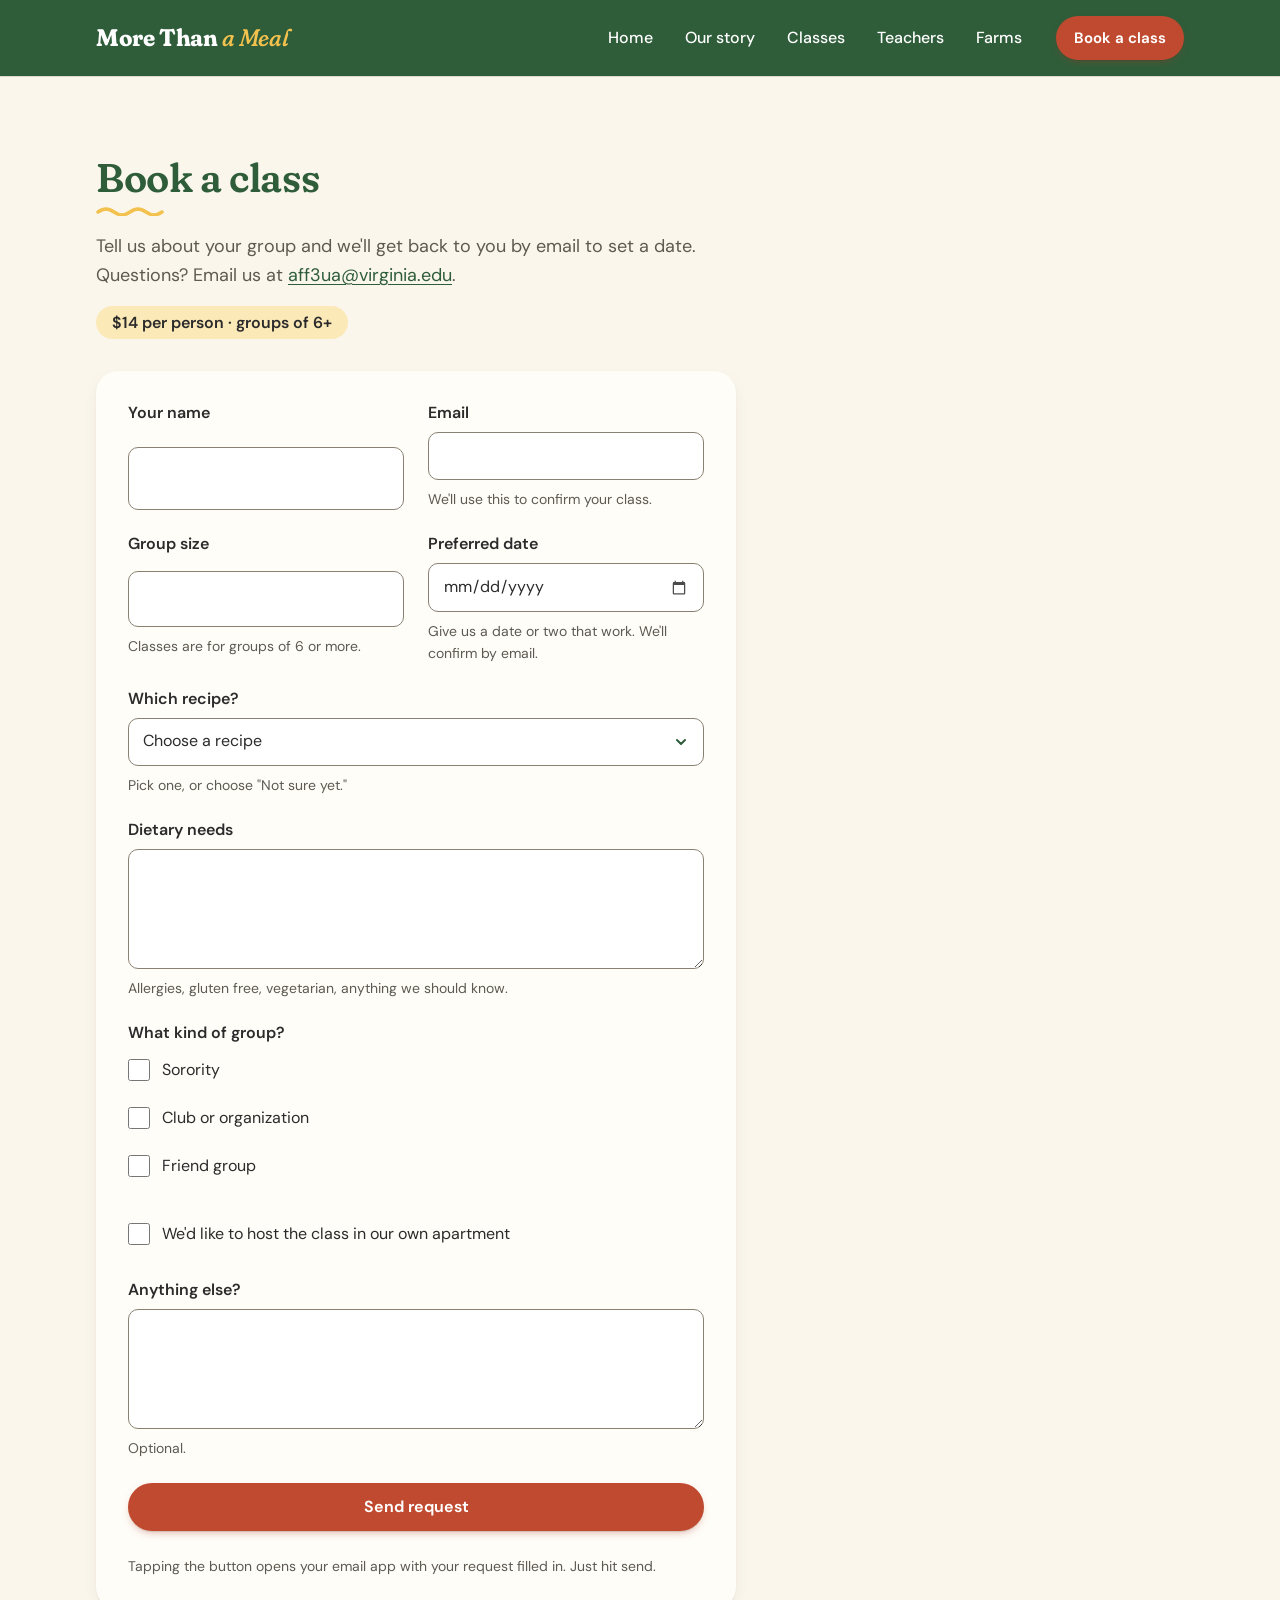
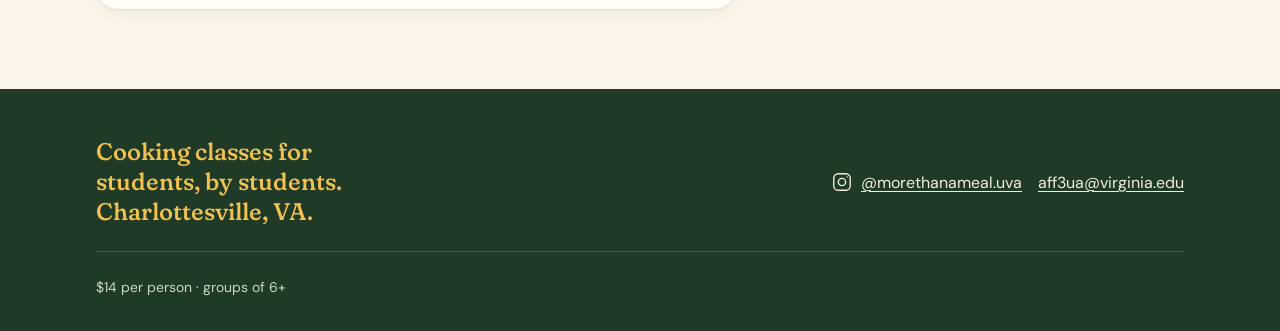
<file: book.html>
<!doctype html>
<html lang="en">
<head>
  <meta charset="utf-8">
  <meta name="viewport" content="width=device-width, initial-scale=1">
  <title>Book a class | More Than a Meal</title>
  <meta name="description" content="Book a More Than a Meal cooking class for your friend group, club or sorority. $14 per person, groups of 6 or more.">
  <link rel="preconnect" href="https://fonts.googleapis.com">
  <link rel="preconnect" href="https://fonts.gstatic.com" crossorigin>
  <link rel="stylesheet" href="https://fonts.googleapis.com/css2?family=DM+Sans:opsz,wght@9..40,400..700&family=Fraunces:opsz,wght,SOFT@9..144,400..800,0..100&display=swap">
  <link rel="stylesheet" href="css/style.css?v=8">
  <script src="js/main.js?v=8"></script>
</head>
<body>
  <a class="skip-link" href="#main">Skip to content</a>

  <!-- ============ SITE HEADER (same on every page) ============ -->
  <header class="site-header">
    <div class="site-header__inner container">
      <a class="wordmark" href="index.html">
        <span class="wordmark__line">More Than</span>
        <span class="wordmark__line">a Meal</span>
      </a>
      <nav class="nav" id="site-nav" aria-label="Main">
        <ul class="nav__list">
          <li><a class="nav__link" href="index.html">Home</a></li>
          <li><a class="nav__link" href="story.html">Our story</a></li>
          <li><a class="nav__link" href="classes.html">Classes</a></li>
          <li><a class="nav__link" href="teachers.html">Teachers</a></li>
          <li><a class="nav__link" href="farms.html">Farms</a></li>
        </ul>
      </nav>
      <a class="btn btn--book btn--small site-header__book" href="book.html" aria-current="page">Book a class</a>
      <button class="nav-toggle" type="button" aria-expanded="false" aria-controls="site-nav" aria-label="Open menu">
        <span class="nav-toggle__bar"></span>
        <span class="nav-toggle__bar"></span>
        <span class="nav-toggle__bar"></span>
      </button>
    </div>
  </header>

  <main id="main">

    <section class="section">
      <div class="container">
        <div class="section__header">
          <h1 class="section__title">Book a class</h1>
          <p class="section__intro">Tell us about your group and we'll get back to you by email to set a date. Questions? Email us at <a href="mailto:aff3ua@virginia.edu">aff3ua@virginia.edu</a>.</p>
          <p class="price-line">$14 per person · groups of 6+</p>
        </div>

        <!-- BOOKING FORM: when someone taps "Send request", their email app opens with
             a message to the address in data-email="..." below, already filled in
             with their answers. To change where requests go, change data-email. -->
        <form class="form" id="booking-form" data-email="aff3ua@virginia.edu" action="#">

          <div class="field-row">
            <div class="field">
              <label class="field__label" for="name">Your name</label>
              <input class="field__input" id="name" name="name" type="text" autocomplete="name" required>
            </div>
            <div class="field">
              <label class="field__label" for="email">Email</label>
              <input class="field__input" id="email" name="email" type="email" autocomplete="email" required aria-describedby="email-hint">
              <p class="field__hint" id="email-hint">We'll use this to confirm your class.</p>
            </div>
          </div>

          <div class="field-row">
            <div class="field">
              <label class="field__label" for="group_size">Group size</label>
              <input class="field__input" id="group_size" name="group_size" type="number" min="6" step="1" inputmode="numeric" required aria-describedby="group_size-hint">
              <p class="field__hint" id="group_size-hint">Classes are for groups of 6 or more.</p>
            </div>
            <div class="field">
              <label class="field__label" for="preferred_date">Preferred date</label>
              <input class="field__input" id="preferred_date" name="preferred_date" type="date" required aria-describedby="preferred_date-hint">
              <p class="field__hint" id="preferred_date-hint">Give us a date or two that work. We'll confirm by email.</p>
            </div>
          </div>

          <div class="field">
            <label class="field__label" for="class">Which recipe?</label>
            <!-- RECIPE LIST: each <option> must match the class name on its card exactly -->
            <select class="field__input" id="class" name="class" aria-describedby="class-hint">
                <option value="">Choose a recipe</option>
                <option>One Pot Lemon Chicken Orzo</option>
                <option>White Bean Chicken Chili</option>
                <option>Marry Me Chicken</option>
                <option>Burrito Bowls</option>
                <option>Vodka-less Pasta</option>
                <option>Hot Honey Shrimp</option>
                <option>Not sure yet</option>
            </select>
            <p class="field__hint" id="class-hint">Pick one, or choose "Not sure yet."</p>
          </div>

          <div class="field">
            <label class="field__label" for="dietary_needs">Dietary needs</label>
            <textarea class="field__input" id="dietary_needs" name="dietary_needs" aria-describedby="dietary_needs-hint"></textarea>
            <p class="field__hint" id="dietary_needs-hint">Allergies, gluten free, vegetarian, anything we should know.</p>
          </div>

          <fieldset class="field field--group">
            <legend class="field__label">What kind of group?</legend>
            <label class="checkbox-row" for="group_type_sorority"><input type="checkbox" id="group_type_sorority" name="group_type" value="Sorority"> Sorority</label>
            <label class="checkbox-row" for="group_type_club"><input type="checkbox" id="group_type_club" name="group_type" value="Club or organization"> Club or organization</label>
            <label class="checkbox-row" for="group_type_friends"><input type="checkbox" id="group_type_friends" name="group_type" value="Friend group"> Friend group</label>
          </fieldset>

          <div class="field">
            <label class="checkbox-row" for="host_in_apartment"><input type="checkbox" id="host_in_apartment" name="host_in_apartment" value="Yes"> We'd like to host the class in our own apartment</label>
          </div>

          <div class="field">
            <label class="field__label" for="message">Anything else?</label>
            <textarea class="field__input" id="message" name="message" aria-describedby="message-hint"></textarea>
            <p class="field__hint" id="message-hint">Optional.</p>
          </div>

          <button class="btn btn--book btn--block" type="submit">Send request</button>
          <p class="field__hint" id="booking-status" role="status" aria-live="polite">Tapping the button opens your email app with your request filled in. Just hit send.</p>
        </form>
      </div>
    </section>

  </main>

  <!-- ============ SITE FOOTER (same on every page) ============ -->
  <footer class="site-footer">
    <div class="site-footer__inner container">
      <p class="site-footer__tagline">Cooking classes for students, by students. Charlottesville, VA.</p>
      <ul class="site-footer__links">
        <li>
          <!-- INSTAGRAM: change the link and the handle text here (on every page) -->
          <a class="site-footer__ig" href="https://www.instagram.com/morethanameal.uva/" target="_blank" rel="noopener">
            <svg viewBox="0 0 24 24" fill="none" stroke="currentColor" stroke-width="1.5" stroke-linecap="round" stroke-linejoin="round" aria-hidden="true"><rect x="3" y="3" width="18" height="18" rx="5"/><circle cx="12" cy="12" r="4"/><circle cx="17.5" cy="6.5" r="0.75" fill="currentColor" stroke="none"/></svg>
            <span><span class="visually-hidden">Instagram: </span>@morethanameal.uva</span>
          </a>
        </li>
        <li><a href="mailto:aff3ua@virginia.edu">aff3ua@virginia.edu</a></li>
      </ul>
      <p class="site-footer__small">$14 per person · groups of 6+</p>
    </div>
  </footer>
</body>
</html>
</file>
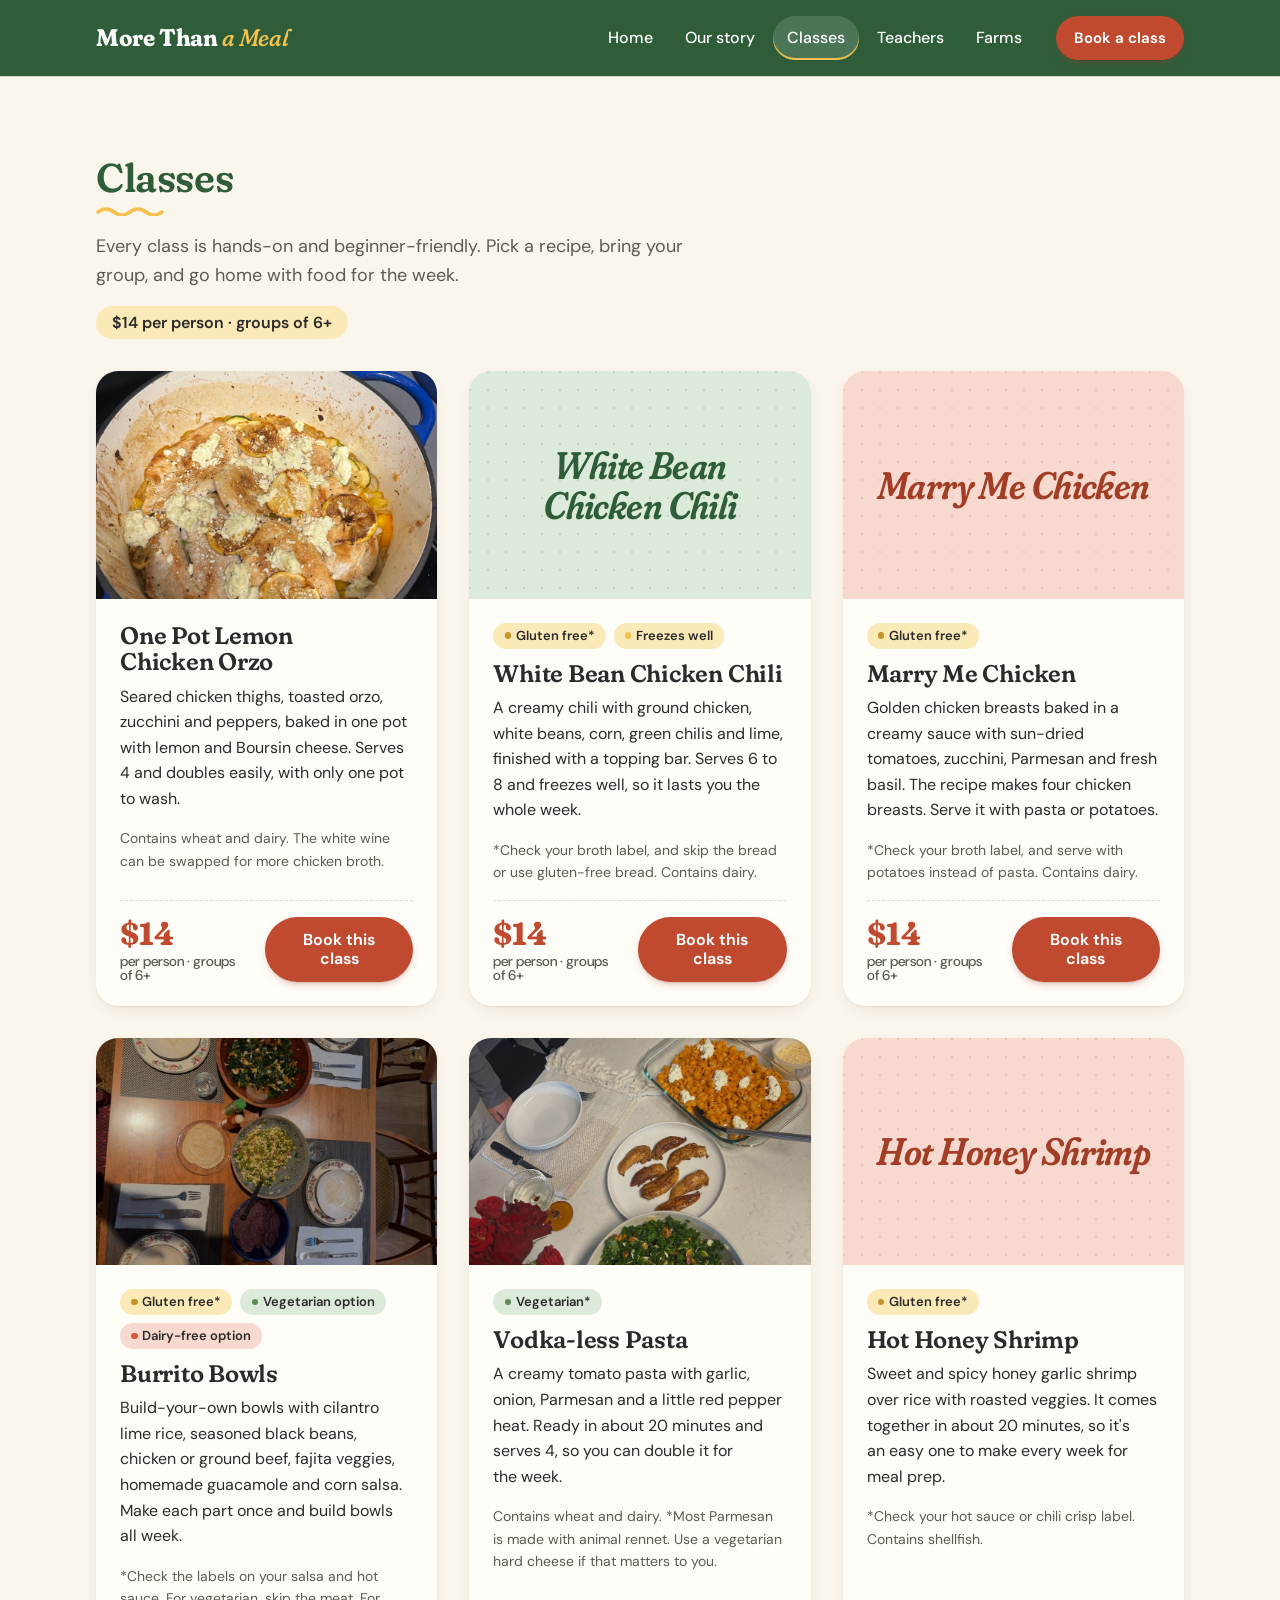
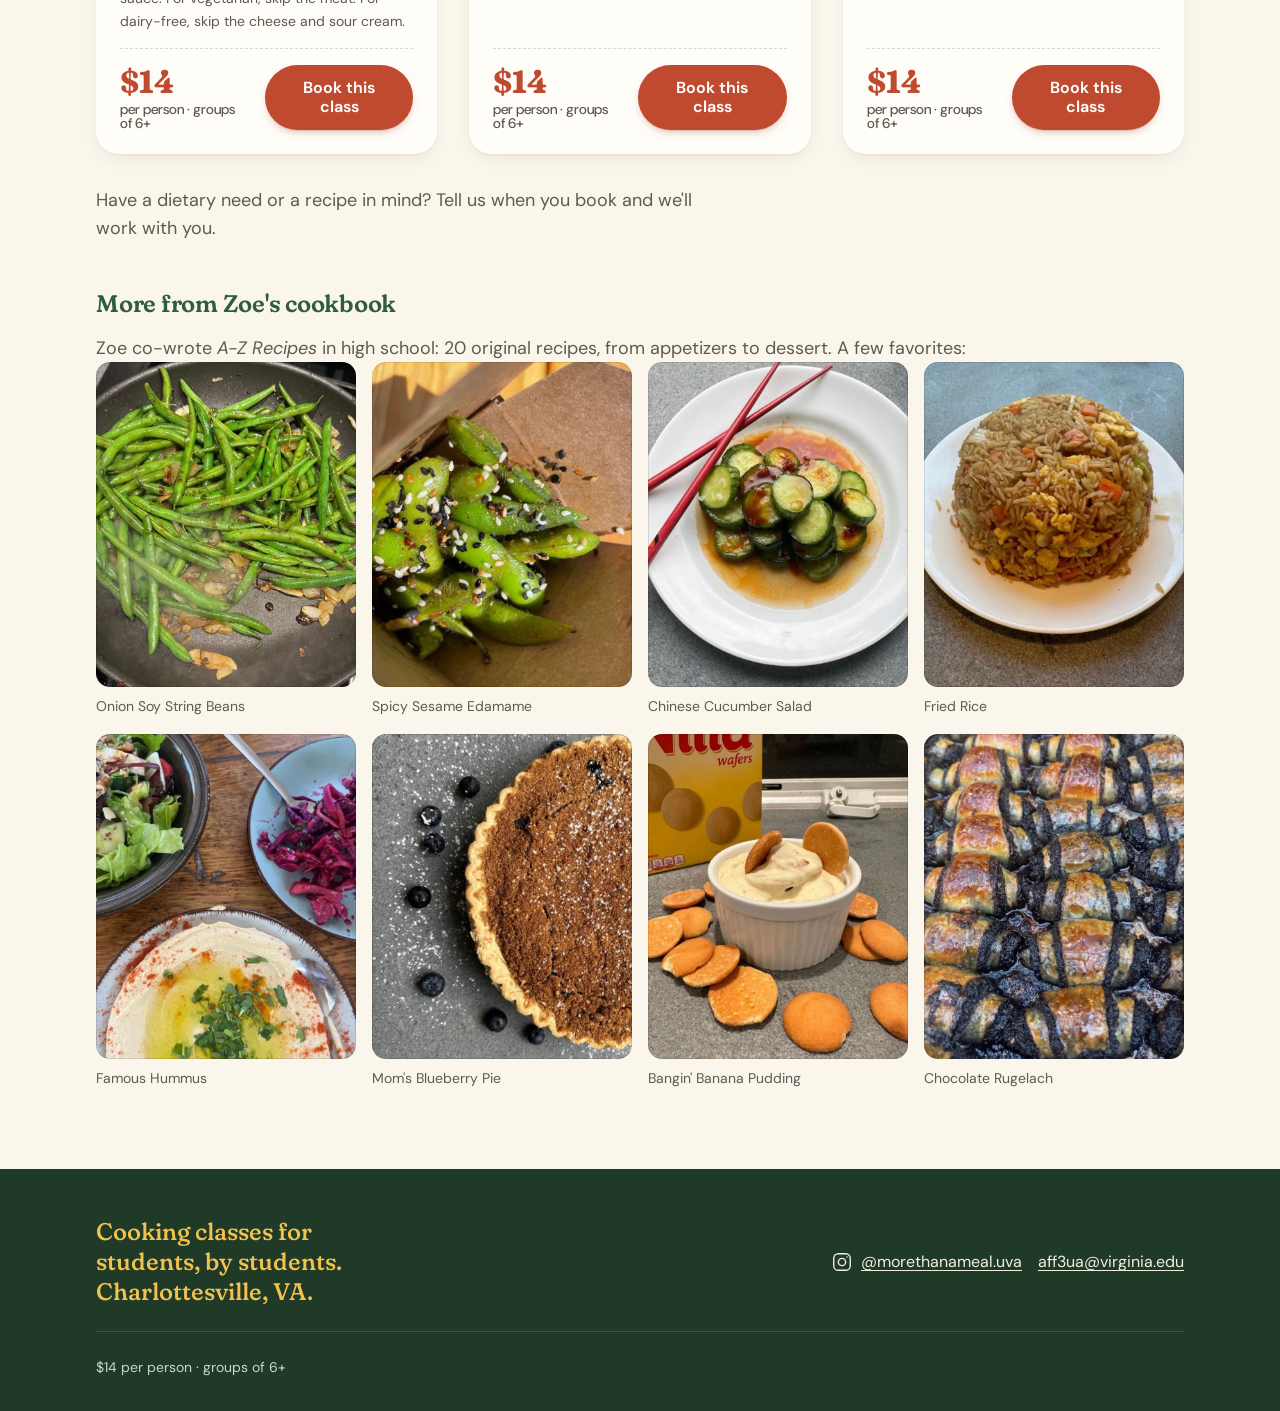
<file: classes.html>
<!doctype html>
<html lang="en">
<head>
  <meta charset="utf-8">
  <meta name="viewport" content="width=device-width, initial-scale=1">
  <title>Classes | More Than a Meal</title>
  <meta name="description" content="Hands-on, beginner-friendly cooking classes for UVA groups. Six meal prep recipes, $14 per person for groups of 6 or more.">
  <link rel="preconnect" href="https://fonts.googleapis.com">
  <link rel="preconnect" href="https://fonts.gstatic.com" crossorigin>
  <link rel="stylesheet" href="https://fonts.googleapis.com/css2?family=DM+Sans:opsz,wght@9..40,400..700&family=Fraunces:opsz,wght,SOFT@9..144,400..800,0..100&display=swap">
  <link rel="stylesheet" href="css/style.css?v=8">
  <script src="js/main.js?v=8"></script>
</head>
<body>
  <a class="skip-link" href="#main">Skip to content</a>

  <!-- ============ SITE HEADER (same on every page) ============ -->
  <header class="site-header">
    <div class="site-header__inner container">
      <a class="wordmark" href="index.html">
        <span class="wordmark__line">More Than</span>
        <span class="wordmark__line">a Meal</span>
      </a>
      <nav class="nav" id="site-nav" aria-label="Main">
        <ul class="nav__list">
          <li><a class="nav__link" href="index.html">Home</a></li>
          <li><a class="nav__link" href="story.html">Our story</a></li>
          <li><a class="nav__link" href="classes.html" aria-current="page">Classes</a></li>
          <li><a class="nav__link" href="teachers.html">Teachers</a></li>
          <li><a class="nav__link" href="farms.html">Farms</a></li>
        </ul>
      </nav>
      <a class="btn btn--book btn--small site-header__book" href="book.html">Book a class</a>
      <button class="nav-toggle" type="button" aria-expanded="false" aria-controls="site-nav" aria-label="Open menu">
        <span class="nav-toggle__bar"></span>
        <span class="nav-toggle__bar"></span>
        <span class="nav-toggle__bar"></span>
      </button>
    </div>
  </header>

  <main id="main">

    <section class="section">
      <div class="container">
        <div class="section__header">
          <h1 class="section__title">Classes</h1>
          <p class="section__intro">Every class is hands-on and beginner-friendly. Pick a recipe, bring your group, and go home with food for the week.</p>
          <p class="price-line">$14 per person · groups of 6+</p>
        </div>
        <div class="card-grid">

          <!-- CLASS CARD: copy this whole block (from <article> to </article>) to add a class.
               Also add the class name to the "Which recipe?" list in book.html. -->
          <article class="card card--class">
            <img class="card__img" src="images/lemon-chicken-orzo.jpg" alt="One pot lemon chicken orzo in a blue dutch oven, topped with seared chicken, lemon slices and crumbled cheese." width="900" height="1200" loading="lazy" style="object-position: center 60%;">
            <div class="card__body">
              <h2 class="card__title">One Pot Lemon Chicken Orzo</h2>
              <p class="card__text">Seared chicken thighs, toasted orzo, zucchini and peppers, baked in one pot with lemon and Boursin cheese. Serves 4 and doubles easily, with only one pot to wash.</p>
              <p class="card__fine">Contains wheat and dairy. The white wine can be swapped for more chicken broth.</p>
              <div class="class-card__buy">
                <p class="price">$14 <span class="price__note">per person · groups of 6+</span></p>
                <a class="btn btn--book" href="book.html?class=One%20Pot%20Lemon%20Chicken%20Orzo">Book this class<span class="visually-hidden">: One Pot Lemon Chicken Orzo</span></a>
              </div>
            </div>
          </article>
          <!-- END CLASS CARD -->

          <!-- CLASS CARD: copy this whole block (from <article> to </article>) to add a class.
               Also add the class name to the "Which recipe?" list in book.html. -->
          <article class="card card--class">
            <div class="card__img card__img--panel" aria-hidden="true"><span class="card__panel-label">White Bean Chicken Chili</span></div>
            <div class="card__body">
              <ul class="tags" aria-label="Dietary info">
                <li class="tag tag--gf">Gluten free*</li>
                <li class="tag">Freezes well</li>
              </ul>
              <h2 class="card__title">White Bean Chicken Chili</h2>
              <p class="card__text">A creamy chili with ground chicken, white beans, corn, green chilis and lime, finished with a topping bar. Serves 6 to 8 and freezes well, so it lasts you the whole week.</p>
              <p class="card__fine">*Check your broth label, and skip the bread or use gluten-free bread. Contains dairy.</p>
              <div class="class-card__buy">
                <p class="price">$14 <span class="price__note">per person · groups of 6+</span></p>
                <a class="btn btn--book" href="book.html?class=White%20Bean%20Chicken%20Chili">Book this class<span class="visually-hidden">: White Bean Chicken Chili</span></a>
              </div>
            </div>
          </article>
          <!-- END CLASS CARD -->

          <!-- CLASS CARD: copy this whole block (from <article> to </article>) to add a class.
               Also add the class name to the "Which recipe?" list in book.html. -->
          <article class="card card--class">
            <div class="card__img card__img--panel card__img--tomato" aria-hidden="true"><span class="card__panel-label">Marry Me Chicken</span></div>
            <div class="card__body">
              <ul class="tags" aria-label="Dietary info">
                <li class="tag tag--gf">Gluten free*</li>
              </ul>
              <h2 class="card__title">Marry Me Chicken</h2>
              <p class="card__text">Golden chicken breasts baked in a creamy sauce with sun-dried tomatoes, zucchini, Parmesan and fresh basil. The recipe makes four chicken breasts. Serve it with pasta or potatoes.</p>
              <p class="card__fine">*Check your broth label, and serve with potatoes instead of pasta. Contains dairy.</p>
              <div class="class-card__buy">
                <p class="price">$14 <span class="price__note">per person · groups of 6+</span></p>
                <a class="btn btn--book" href="book.html?class=Marry%20Me%20Chicken">Book this class<span class="visually-hidden">: Marry Me Chicken</span></a>
              </div>
            </div>
          </article>
          <!-- END CLASS CARD -->

          <!-- CLASS CARD: copy this whole block (from <article> to </article>) to add a class.
               Also add the class name to the "Which recipe?" list in book.html. -->
          <article class="card card--class">
            <img class="card__img" src="images/burrito-bowl-spread.jpg" alt="A dinner table set with tortillas, corn salsa, tortilla chips, pico de gallo, guacamole and a kale salad." width="924" height="1200" loading="lazy" style="object-position: center 60%;">
            <div class="card__body">
              <ul class="tags" aria-label="Dietary info">
                <li class="tag tag--gf">Gluten free*</li>
                <li class="tag tag--veg">Vegetarian option</li>
                <li class="tag tag--df">Dairy-free option</li>
              </ul>
              <h2 class="card__title">Burrito Bowls</h2>
              <p class="card__text">Build-your-own bowls with cilantro lime rice, seasoned black beans, chicken or ground beef, fajita veggies, homemade guacamole and corn salsa. Make each part once and build bowls all week.</p>
              <p class="card__fine">*Check the labels on your salsa and hot sauce. For vegetarian, skip the meat. For dairy-free, skip the cheese and sour cream.</p>
              <div class="class-card__buy">
                <p class="price">$14 <span class="price__note">per person · groups of 6+</span></p>
                <a class="btn btn--book" href="book.html?class=Burrito%20Bowls">Book this class<span class="visually-hidden">: Burrito Bowls</span></a>
              </div>
            </div>
          </article>
          <!-- END CLASS CARD -->

          <!-- CLASS CARD: copy this whole block (from <article> to </article>) to add a class.
               Also add the class name to the "Which recipe?" list in book.html. -->
          <article class="card card--class">
            <img class="card__img" src="images/vodka-less-pasta.jpg" alt="A baking dish of creamy tomato pasta shells topped with ricotta, next to garlic bread and a kale salad." width="914" height="1200" loading="lazy" style="object-position: center 45%;">
            <div class="card__body">
              <ul class="tags" aria-label="Dietary info">
                <li class="tag tag--veg">Vegetarian*</li>
              </ul>
              <h2 class="card__title">Vodka-less Pasta</h2>
              <p class="card__text">A creamy tomato pasta with garlic, onion, Parmesan and a little red pepper heat. Ready in about 20 minutes and serves 4, so you can double it for the week.</p>
              <p class="card__fine">Contains wheat and dairy. *Most Parmesan is made with animal rennet. Use a vegetarian hard cheese if that matters to you.</p>
              <div class="class-card__buy">
                <p class="price">$14 <span class="price__note">per person · groups of 6+</span></p>
                <a class="btn btn--book" href="book.html?class=Vodka-less%20Pasta">Book this class<span class="visually-hidden">: Vodka-less Pasta</span></a>
              </div>
            </div>
          </article>
          <!-- END CLASS CARD -->

          <!-- CLASS CARD: copy this whole block (from <article> to </article>) to add a class.
               Also add the class name to the "Which recipe?" list in book.html. -->
          <article class="card card--class">
            <div class="card__img card__img--panel card__img--tomato" aria-hidden="true"><span class="card__panel-label">Hot Honey Shrimp</span></div>
            <div class="card__body">
              <ul class="tags" aria-label="Dietary info">
                <li class="tag tag--gf">Gluten free*</li>
              </ul>
              <h2 class="card__title">Hot Honey Shrimp</h2>
              <p class="card__text">Sweet and spicy honey garlic shrimp over rice with roasted veggies. It comes together in about 20 minutes, so it's an easy one to make every week for meal prep.</p>
              <p class="card__fine">*Check your hot sauce or chili crisp label. Contains shellfish.</p>
              <div class="class-card__buy">
                <p class="price">$14 <span class="price__note">per person · groups of 6+</span></p>
                <a class="btn btn--book" href="book.html?class=Hot%20Honey%20Shrimp">Book this class<span class="visually-hidden">: Hot Honey Shrimp</span></a>
              </div>
            </div>
          </article>
          <!-- END CLASS CARD -->

        </div>
        <p class="after-grid">Have a dietary need or a recipe in mind? Tell us when you book and we'll work with you.</p>

        <!-- FROM ZOE'S COOKBOOK: photos live in images/cookbook/ -->
        <h2 class="subheading">More from Zoe's cookbook</h2>
        <p class="section__intro">Zoe co-wrote <em>A-Z Recipes</em> in high school: 20 original recipes, from appetizers to dessert. A few favorites:</p>
        <div class="gallery gallery--small gallery--four">
          <figure class="gallery__item">
            <img src="images/cookbook/onion-soy-string-beans.jpg" alt="Green beans sauteed with onion and garlic in a pan." width="750" height="1000" loading="lazy">
            <figcaption class="gallery__caption">Onion Soy String Beans</figcaption>
          </figure>
          <figure class="gallery__item">
            <img src="images/cookbook/spicy-sesame-edamame.jpg" alt="Edamame pods tossed with sesame seeds and chili flakes." width="750" height="1000" loading="lazy">
            <figcaption class="gallery__caption">Spicy Sesame Edamame</figcaption>
          </figure>
          <figure class="gallery__item">
            <img src="images/cookbook/chinese-cucumber-salad.jpg" alt="Sliced cucumbers in a red chili dressing with chopsticks." width="750" height="1000" loading="lazy">
            <figcaption class="gallery__caption">Chinese Cucumber Salad</figcaption>
          </figure>
          <figure class="gallery__item">
            <img src="images/cookbook/fried-rice.jpg" alt="A mound of veggie fried rice with egg on a white plate." width="750" height="1000" loading="lazy">
            <figcaption class="gallery__caption">Fried Rice</figcaption>
          </figure>
          <figure class="gallery__item">
            <img src="images/cookbook/hummus-and-salad.jpg" alt="A plate of hummus with olive oil, paprika and parsley, next to salads." width="750" height="1000" loading="lazy">
            <figcaption class="gallery__caption">Famous Hummus</figcaption>
          </figure>
          <figure class="gallery__item">
            <img src="images/cookbook/moms-blueberry-pie.jpg" alt="A blueberry pie with a crumb top, with blueberries scattered around." width="750" height="1000" loading="lazy">
            <figcaption class="gallery__caption">Mom's Blueberry Pie</figcaption>
          </figure>
          <figure class="gallery__item">
            <img src="images/cookbook/banana-pudding.jpg" alt="Banana pudding in a ramekin with Nilla wafers." width="750" height="1000" loading="lazy">
            <figcaption class="gallery__caption">Bangin' Banana Pudding</figcaption>
          </figure>
          <figure class="gallery__item">
            <img src="images/cookbook/chocolate-rugelach.jpg" alt="Rows of baked chocolate rugelach." width="750" height="1000" loading="lazy">
            <figcaption class="gallery__caption">Chocolate Rugelach</figcaption>
          </figure>
        </div>
      </div>
    </section>

  </main>

  <!-- ============ SITE FOOTER (same on every page) ============ -->
  <footer class="site-footer">
    <div class="site-footer__inner container">
      <p class="site-footer__tagline">Cooking classes for students, by students. Charlottesville, VA.</p>
      <ul class="site-footer__links">
        <li>
          <!-- INSTAGRAM: change the link and the handle text here (on every page) -->
          <a class="site-footer__ig" href="https://www.instagram.com/morethanameal.uva/" target="_blank" rel="noopener">
            <svg viewBox="0 0 24 24" fill="none" stroke="currentColor" stroke-width="1.5" stroke-linecap="round" stroke-linejoin="round" aria-hidden="true"><rect x="3" y="3" width="18" height="18" rx="5"/><circle cx="12" cy="12" r="4"/><circle cx="17.5" cy="6.5" r="0.75" fill="currentColor" stroke="none"/></svg>
            <span><span class="visually-hidden">Instagram: </span>@morethanameal.uva</span>
          </a>
        </li>
        <li><a href="mailto:aff3ua@virginia.edu">aff3ua@virginia.edu</a></li>
      </ul>
      <p class="site-footer__small">$14 per person · groups of 6+</p>
    </div>
  </footer>

  <!-- ============ MOBILE BOOK BAR (phones only) ============ -->
  <div class="mobile-book-bar">
    <p class="mobile-book-bar__text">$14 per person · groups of 6+</p>
    <a class="btn btn--book" href="book.html">Book a class</a>
  </div>
</body>
</html>
</file>
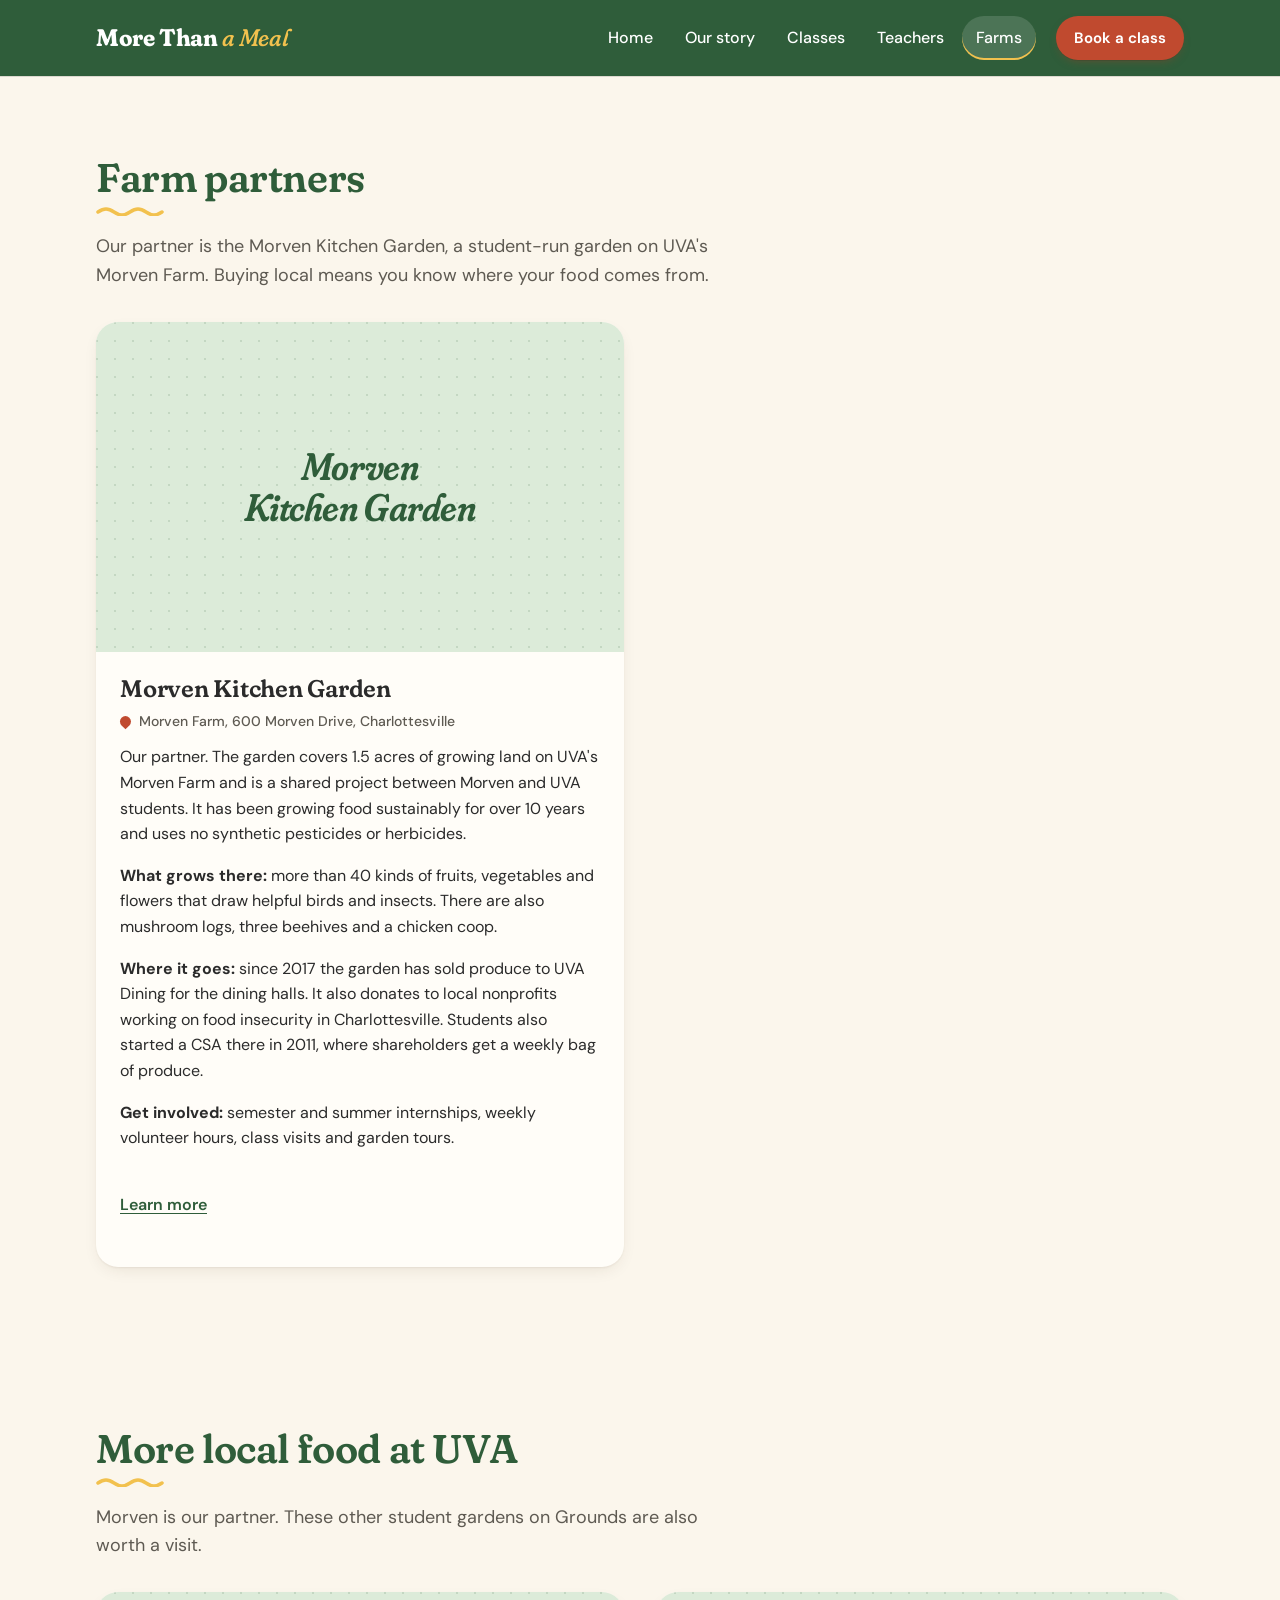
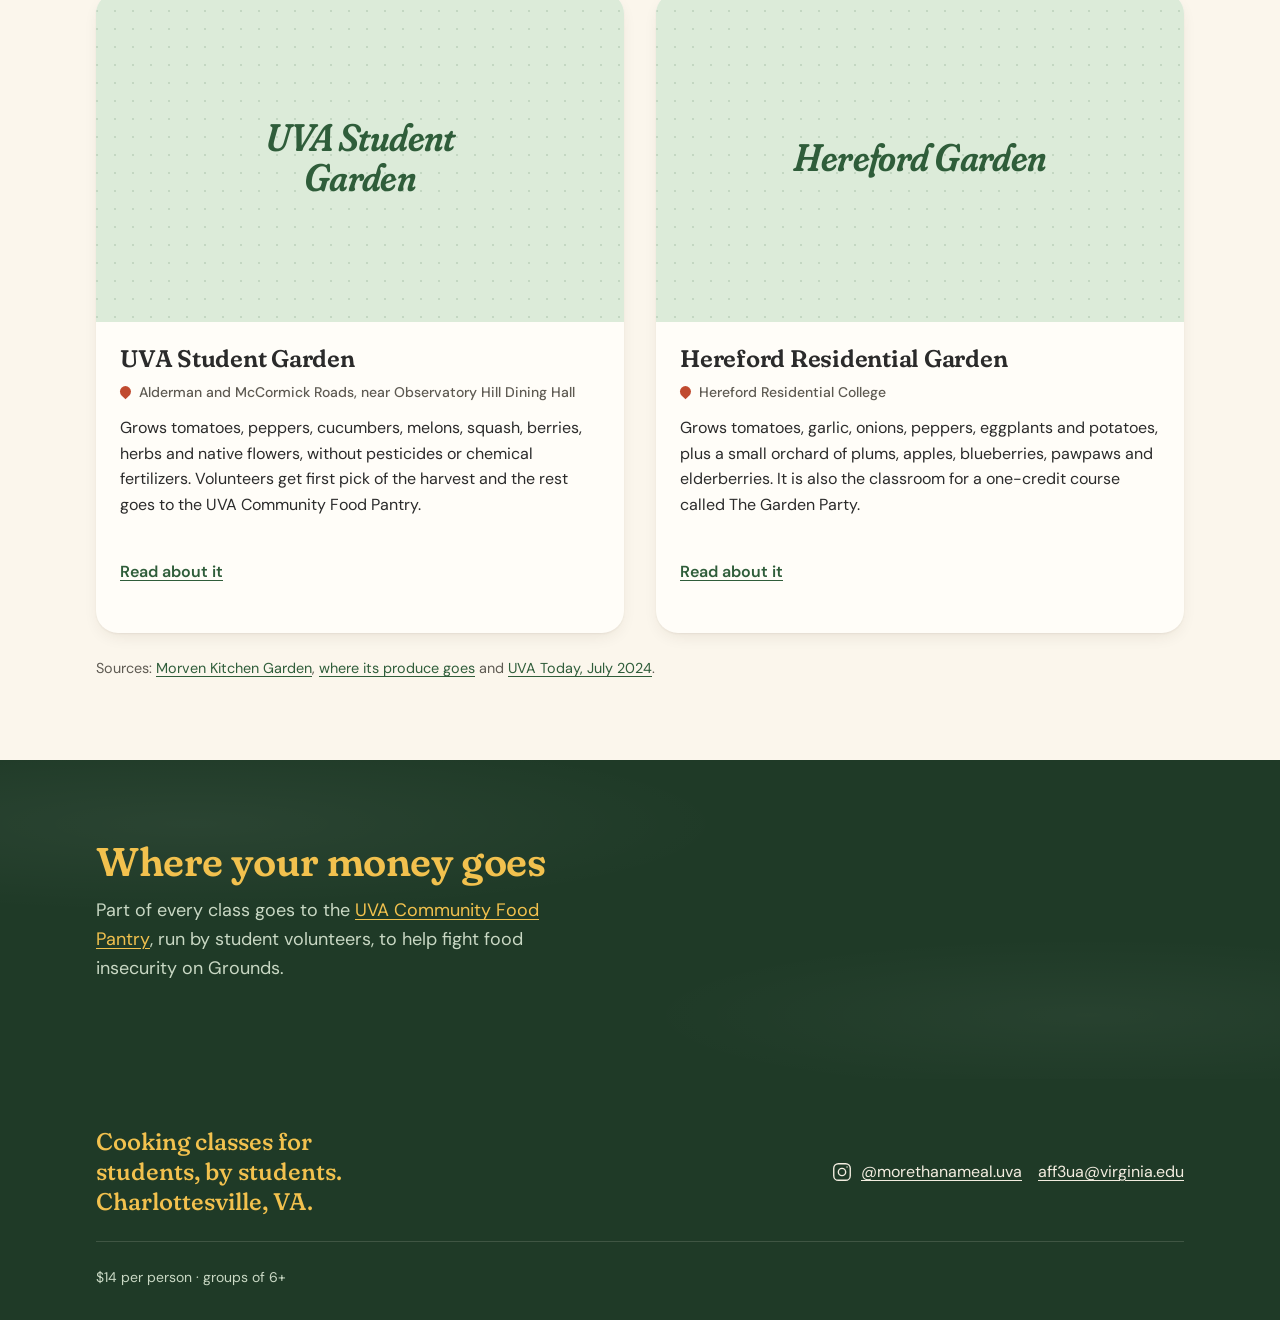
<file: farms.html>
<!doctype html>
<html lang="en">
<head>
  <meta charset="utf-8">
  <meta name="viewport" content="width=device-width, initial-scale=1">
  <title>Farm partners | More Than a Meal</title>
  <meta name="description" content="The Charlottesville farms behind our produce, and how part of every class fee supports the UVA Community Food Pantry.">
  <link rel="preconnect" href="https://fonts.googleapis.com">
  <link rel="preconnect" href="https://fonts.gstatic.com" crossorigin>
  <link rel="stylesheet" href="https://fonts.googleapis.com/css2?family=DM+Sans:opsz,wght@9..40,400..700&family=Fraunces:opsz,wght,SOFT@9..144,400..800,0..100&display=swap">
  <link rel="stylesheet" href="css/style.css?v=8">
  <script src="js/main.js?v=8"></script>
</head>
<body>
  <a class="skip-link" href="#main">Skip to content</a>

  <!-- ============ SITE HEADER (same on every page) ============ -->
  <header class="site-header">
    <div class="site-header__inner container">
      <a class="wordmark" href="index.html">
        <span class="wordmark__line">More Than</span>
        <span class="wordmark__line">a Meal</span>
      </a>
      <nav class="nav" id="site-nav" aria-label="Main">
        <ul class="nav__list">
          <li><a class="nav__link" href="index.html">Home</a></li>
          <li><a class="nav__link" href="story.html">Our story</a></li>
          <li><a class="nav__link" href="classes.html">Classes</a></li>
          <li><a class="nav__link" href="teachers.html">Teachers</a></li>
          <li><a class="nav__link" href="farms.html" aria-current="page">Farms</a></li>
        </ul>
      </nav>
      <a class="btn btn--book btn--small site-header__book" href="book.html">Book a class</a>
      <button class="nav-toggle" type="button" aria-expanded="false" aria-controls="site-nav" aria-label="Open menu">
        <span class="nav-toggle__bar"></span>
        <span class="nav-toggle__bar"></span>
        <span class="nav-toggle__bar"></span>
      </button>
    </div>
  </header>

  <main id="main">

    <section class="section">
      <div class="container">
        <div class="section__header">
          <h1 class="section__title">Farm partners</h1>
          <p class="section__intro">Our partner is the Morven Kitchen Garden, a student-run garden on UVA's Morven Farm. Buying local means you know where your food comes from.</p>
        </div>
        <div class="card-grid card-grid--two">

          <!-- FARM CARD: copy this whole block (from <article> to </article>) to add a farm. -->
          <article class="card card--farm">
            <div class="card__img card__img--panel" aria-hidden="true"><span class="card__panel-label">Morven Kitchen Garden</span></div>
            <div class="card__body">
              <h2 class="card__title">Morven Kitchen Garden</h2>
              <p class="card__meta card__place">Morven Farm, 600 Morven Drive, Charlottesville</p>
              <p class="card__text">Our partner. The garden covers 1.5 acres of growing land on UVA's Morven Farm and is a shared project between Morven and UVA students. It has been growing food sustainably for over 10 years and uses no synthetic pesticides or herbicides.</p>
              <p class="card__text"><strong>What grows there:</strong> more than 40 kinds of fruits, vegetables and flowers that draw helpful birds and insects. There are also mushroom logs, three beehives and a chicken coop.</p>
              <p class="card__text"><strong>Where it goes:</strong> since 2017 the garden has sold produce to UVA Dining for the dining halls. It also donates to local nonprofits working on food insecurity in Charlottesville. Students also started a CSA there in 2011, where shareholders get a weekly bag of produce.</p>
              <p class="card__text"><strong>Get involved:</strong> semester and summer internships, weekly volunteer hours, class visits and garden tours.</p>
              <p class="card__footer"><a class="card__link" href="https://morven.virginia.edu/mkg" target="_blank" rel="noopener">Learn more<span class="visually-hidden"> about the Morven Kitchen Garden (opens in a new tab)</span></a></p>
            </div>
          </article>
          <!-- END FARM CARD -->

        </div>
      </div>
    </section>

    <!-- ============ OTHER UVA GROWERS ============ -->
    <section class="section">
      <div class="container">
        <div class="section__header">
          <h2 class="section__title">More local food at UVA</h2>
          <p class="section__intro">Morven is our partner. These other student gardens on Grounds are also worth a visit.</p>
        </div>
        <div class="card-grid card-grid--two">

          <!-- GROWER CARD: copy this whole block (from <article> to </article>) to add another UVA grower. -->
          <article class="card card--farm">
            <div class="card__img card__img--panel" aria-hidden="true"><span class="card__panel-label">UVA Student Garden</span></div>
            <div class="card__body">
              <h3 class="card__title">UVA Student Garden</h3>
              <p class="card__meta card__place">Alderman and McCormick Roads, near Observatory Hill Dining Hall</p>
              <p class="card__text">Grows tomatoes, peppers, cucumbers, melons, squash, berries, herbs and native flowers, without pesticides or chemical fertilizers. Volunteers get first pick of the harvest and the rest goes to the UVA Community Food Pantry.</p>
              <p class="card__footer"><a class="card__link" href="https://news.virginia.edu/content/student-gardens-growing-grounds" target="_blank" rel="noopener">Read about it<span class="visually-hidden"> (UVA Today, opens in a new tab)</span></a></p>
            </div>
          </article>
          <!-- END GROWER CARD -->

          <article class="card card--farm">
            <div class="card__img card__img--panel" aria-hidden="true"><span class="card__panel-label">Hereford Garden</span></div>
            <div class="card__body">
              <h3 class="card__title">Hereford Residential Garden</h3>
              <p class="card__meta card__place">Hereford Residential College</p>
              <p class="card__text">Grows tomatoes, garlic, onions, peppers, eggplants and potatoes, plus a small orchard of plums, apples, blueberries, pawpaws and elderberries. It is also the classroom for a one-credit course called The Garden Party.</p>
              <p class="card__footer"><a class="card__link" href="https://news.virginia.edu/content/student-gardens-growing-grounds" target="_blank" rel="noopener">Read about it<span class="visually-hidden"> (UVA Today, opens in a new tab)</span></a></p>
            </div>
          </article>

        </div>
        <p class="section__intro" style="margin-top: 1.5rem; font-size: 0.9rem;">Sources: <a href="https://morven.virginia.edu/mkg" target="_blank" rel="noopener">Morven Kitchen Garden<span class="visually-hidden"> (opens in a new tab)</span></a>, <a href="https://morven.virginia.edu/mkg-where-our-produce-goes" target="_blank" rel="noopener">where its produce goes<span class="visually-hidden"> (opens in a new tab)</span></a> and <a href="https://news.virginia.edu/content/student-gardens-growing-grounds" target="_blank" rel="noopener">UVA Today, July 2024<span class="visually-hidden"> (opens in a new tab)</span></a>.</p>
      </div>
    </section>

    <!-- ============ WHERE YOUR MONEY GOES ============ -->
    <section class="donation-band">
      <div class="donation-band__inner container">
        <div class="donation-band__intro">
          <h2 class="donation-band__title">Where your money goes</h2>
          <p>Part of every class goes to the <a href="https://odos.virginia.edu/food-insecurity" target="_blank" rel="noopener">UVA Community Food Pantry<span class="visually-hidden"> (opens in a new tab)</span></a>, run by student volunteers, to help fight food insecurity on Grounds.</p>
        </div>
      </div>
    </section>

  </main>

  <!-- ============ SITE FOOTER (same on every page) ============ -->
  <footer class="site-footer">
    <div class="site-footer__inner container">
      <p class="site-footer__tagline">Cooking classes for students, by students. Charlottesville, VA.</p>
      <ul class="site-footer__links">
        <li>
          <!-- INSTAGRAM: change the link and the handle text here (on every page) -->
          <a class="site-footer__ig" href="https://www.instagram.com/morethanameal.uva/" target="_blank" rel="noopener">
            <svg viewBox="0 0 24 24" fill="none" stroke="currentColor" stroke-width="1.5" stroke-linecap="round" stroke-linejoin="round" aria-hidden="true"><rect x="3" y="3" width="18" height="18" rx="5"/><circle cx="12" cy="12" r="4"/><circle cx="17.5" cy="6.5" r="0.75" fill="currentColor" stroke="none"/></svg>
            <span><span class="visually-hidden">Instagram: </span>@morethanameal.uva</span>
          </a>
        </li>
        <li><a href="mailto:aff3ua@virginia.edu">aff3ua@virginia.edu</a></li>
      </ul>
      <p class="site-footer__small">$14 per person · groups of 6+</p>
    </div>
  </footer>

  <!-- ============ MOBILE BOOK BAR (phones only) ============ -->
  <div class="mobile-book-bar">
    <p class="mobile-book-bar__text">$14 per person · groups of 6+</p>
    <a class="btn btn--book" href="book.html">Book a class</a>
  </div>
</body>
</html>
</file>
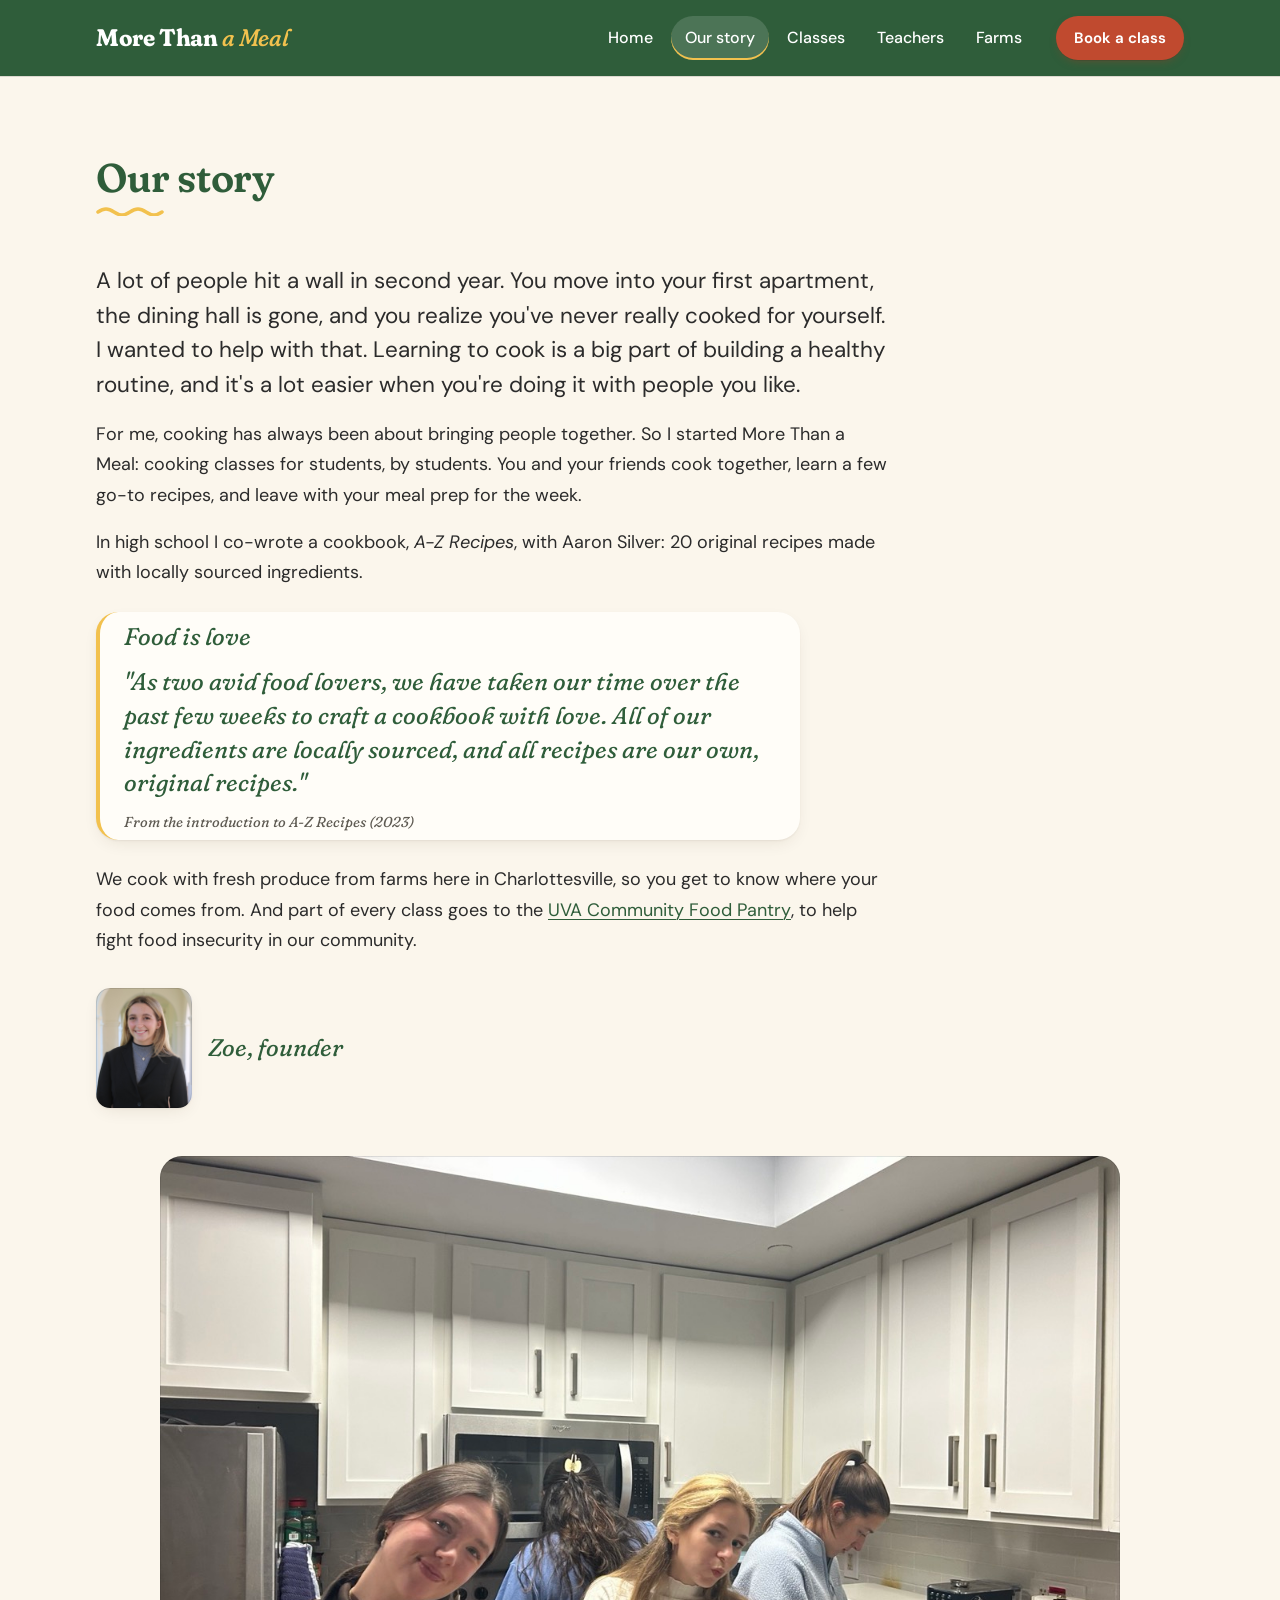
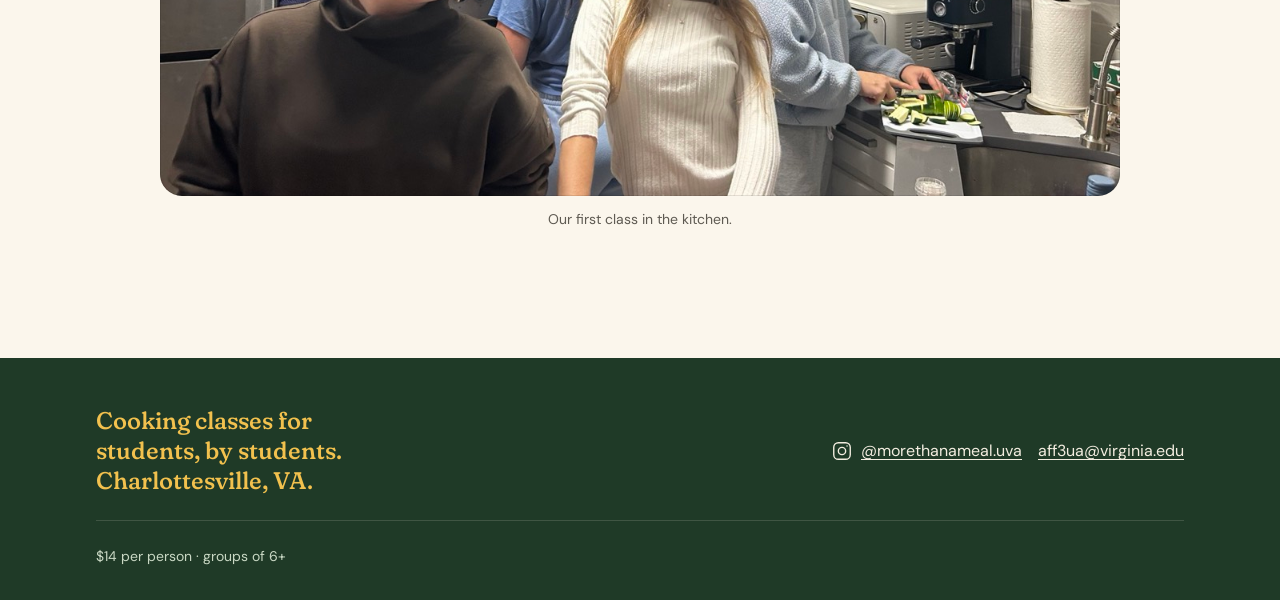
<file: story.html>
<!doctype html>
<html lang="en">
<head>
  <meta charset="utf-8">
  <meta name="viewport" content="width=device-width, initial-scale=1">
  <title>Our story | More Than a Meal</title>
  <meta name="description" content="Why we started More Than a Meal: student-led cooking classes that help UVA students learn to cook and meal prep together.">
  <link rel="preconnect" href="https://fonts.googleapis.com">
  <link rel="preconnect" href="https://fonts.gstatic.com" crossorigin>
  <link rel="stylesheet" href="https://fonts.googleapis.com/css2?family=DM+Sans:opsz,wght@9..40,400..700&family=Fraunces:opsz,wght,SOFT@9..144,400..800,0..100&display=swap">
  <link rel="stylesheet" href="css/style.css?v=8">
  <script src="js/main.js?v=8"></script>
</head>
<body>
  <a class="skip-link" href="#main">Skip to content</a>

  <!-- ============ SITE HEADER (same on every page) ============ -->
  <header class="site-header">
    <div class="site-header__inner container">
      <a class="wordmark" href="index.html">
        <span class="wordmark__line">More Than</span>
        <span class="wordmark__line">a Meal</span>
      </a>
      <nav class="nav" id="site-nav" aria-label="Main">
        <ul class="nav__list">
          <li><a class="nav__link" href="index.html">Home</a></li>
          <li><a class="nav__link" href="story.html" aria-current="page">Our story</a></li>
          <li><a class="nav__link" href="classes.html">Classes</a></li>
          <li><a class="nav__link" href="teachers.html">Teachers</a></li>
          <li><a class="nav__link" href="farms.html">Farms</a></li>
        </ul>
      </nav>
      <a class="btn btn--book btn--small site-header__book" href="book.html">Book a class</a>
      <button class="nav-toggle" type="button" aria-expanded="false" aria-controls="site-nav" aria-label="Open menu">
        <span class="nav-toggle__bar"></span>
        <span class="nav-toggle__bar"></span>
        <span class="nav-toggle__bar"></span>
      </button>
    </div>
  </header>

  <main id="main">

    <section class="section">
      <div class="container">
        <div class="section__header">
          <h1 class="section__title">Our story</h1>
        </div>
        <div class="prose">
          <p>A lot of people hit a wall in second year. You move into your first apartment, the dining hall is gone, and you realize you've never really cooked for yourself. I wanted to help with that. Learning to cook is a big part of building a healthy routine, and it's a lot easier when you're doing it with people you like.</p>
          <p>For me, cooking has always been about bringing people together. So I started More Than a Meal: cooking classes for students, by students. You and your friends cook together, learn a few go-to recipes, and leave with your meal prep for the week.</p>
          <p>In high school I co-wrote a cookbook, <em>A-Z Recipes</em>, with Aaron Silver: 20 original recipes made with locally sourced ingredients.</p>
          <blockquote class="cookbook-quote">
            <p class="cookbook-quote__title">Food is love</p>
            <p>"As two avid food lovers, we have taken our time over the past few weeks to craft a cookbook with love. All of our ingredients are locally sourced, and all recipes are our own, original recipes."</p>
            <footer>From the introduction to <em>A-Z Recipes</em> (2023)</footer>
          </blockquote>

          <p>We cook with fresh produce from farms here in Charlottesville, so you get to know where your food comes from. And part of every class goes to the <a href="https://odos.virginia.edu/food-insecurity" target="_blank" rel="noopener">UVA Community Food Pantry<span class="visually-hidden"> (opens in a new tab)</span></a>, to help fight food insecurity in our community.</p>
        </div>
        <div class="signature">
          <img class="signature__img" src="images/zoe-founder.jpg" alt="Zoe, founder of More Than a Meal" width="800" height="1200" loading="lazy">
          <p class="signature__name">Zoe, founder</p>
        </div>
        <figure class="team-photo">
          <img src="images/first-class-kitchen.jpg" alt="Four students in an apartment kitchen at the first More Than a Meal class, one chopping zucchini at the counter." width="1200" height="900" loading="lazy">
          <figcaption class="team-photo__caption">Our first class in the kitchen.</figcaption>
        </figure>
      </div>
    </section>

  </main>

  <!-- ============ SITE FOOTER (same on every page) ============ -->
  <footer class="site-footer">
    <div class="site-footer__inner container">
      <p class="site-footer__tagline">Cooking classes for students, by students. Charlottesville, VA.</p>
      <ul class="site-footer__links">
        <li>
          <!-- INSTAGRAM: change the link and the handle text here (on every page) -->
          <a class="site-footer__ig" href="https://www.instagram.com/morethanameal.uva/" target="_blank" rel="noopener">
            <svg viewBox="0 0 24 24" fill="none" stroke="currentColor" stroke-width="1.5" stroke-linecap="round" stroke-linejoin="round" aria-hidden="true"><rect x="3" y="3" width="18" height="18" rx="5"/><circle cx="12" cy="12" r="4"/><circle cx="17.5" cy="6.5" r="0.75" fill="currentColor" stroke="none"/></svg>
            <span><span class="visually-hidden">Instagram: </span>@morethanameal.uva</span>
          </a>
        </li>
        <li><a href="mailto:aff3ua@virginia.edu">aff3ua@virginia.edu</a></li>
      </ul>
      <p class="site-footer__small">$14 per person · groups of 6+</p>
    </div>
  </footer>

  <!-- ============ MOBILE BOOK BAR (phones only) ============ -->
  <div class="mobile-book-bar">
    <p class="mobile-book-bar__text">$14 per person · groups of 6+</p>
    <a class="btn btn--book" href="book.html">Book a class</a>
  </div>
</body>
</html>
</file>
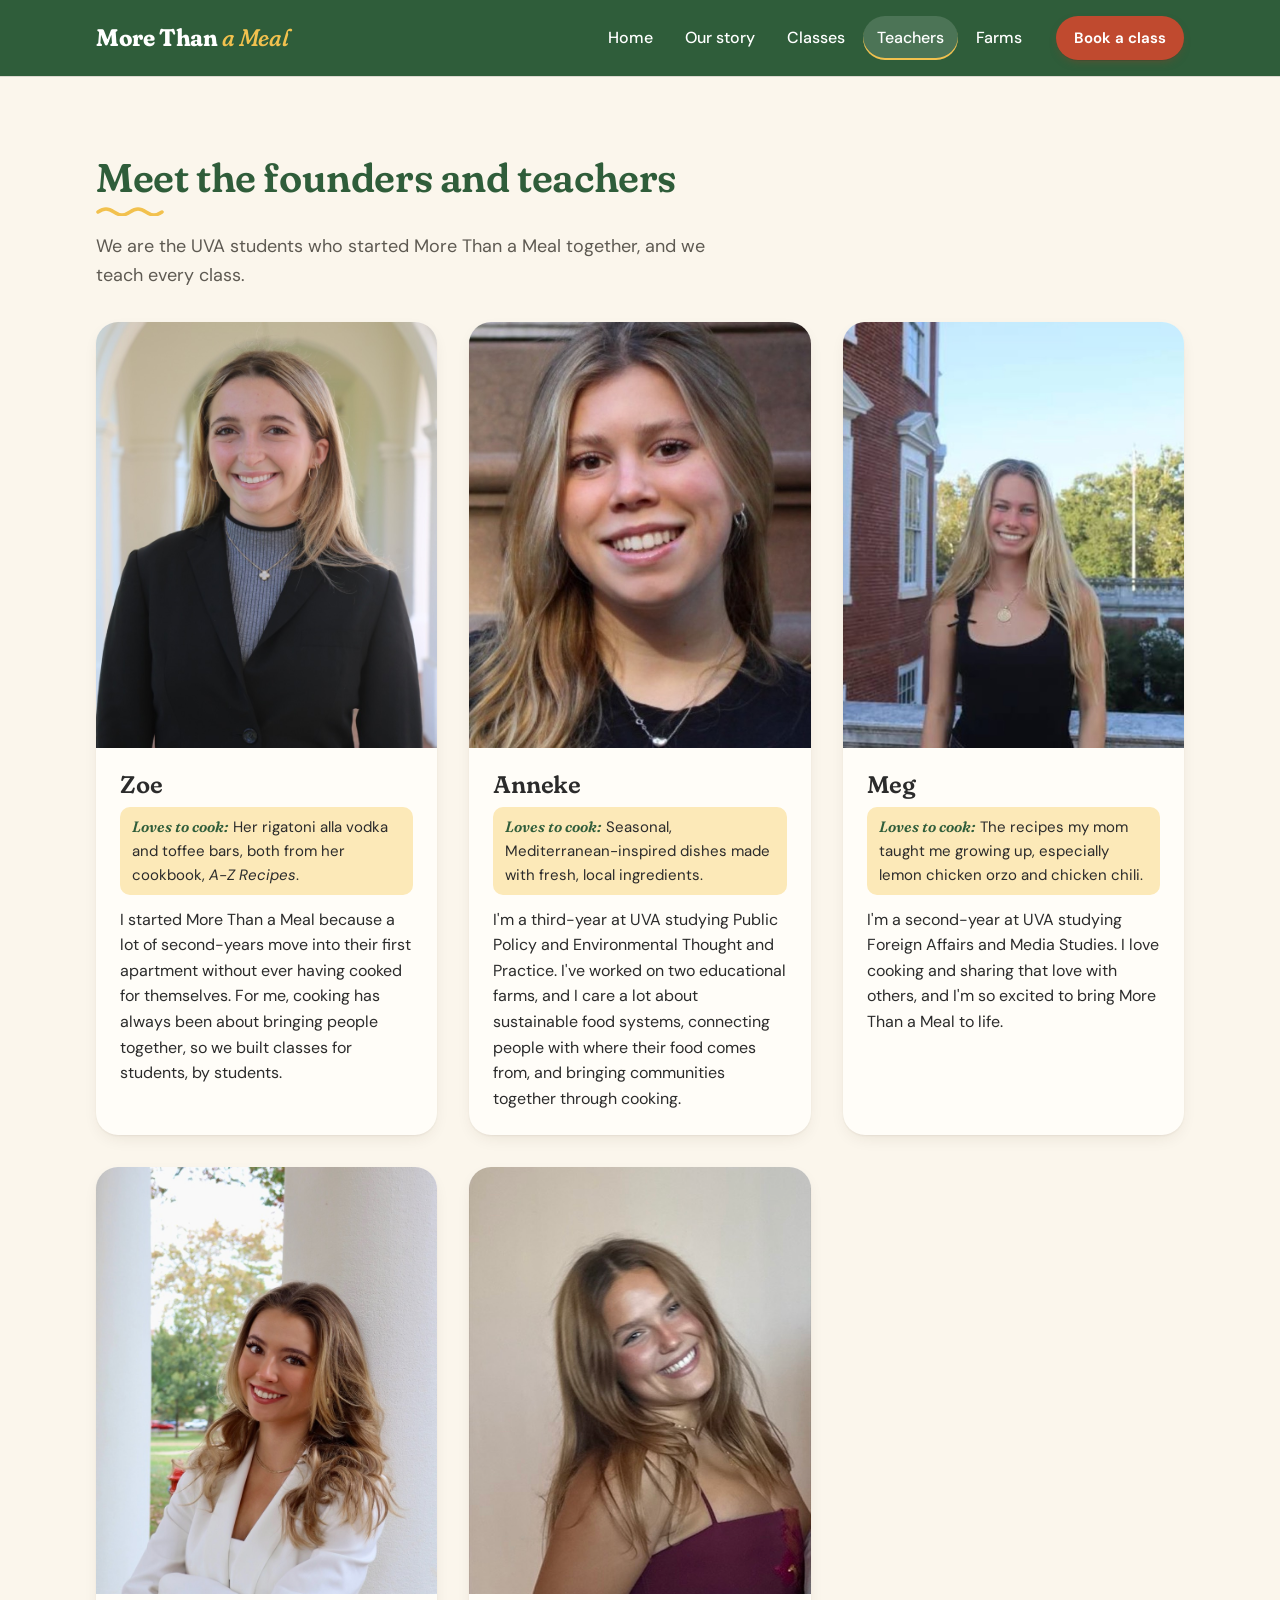
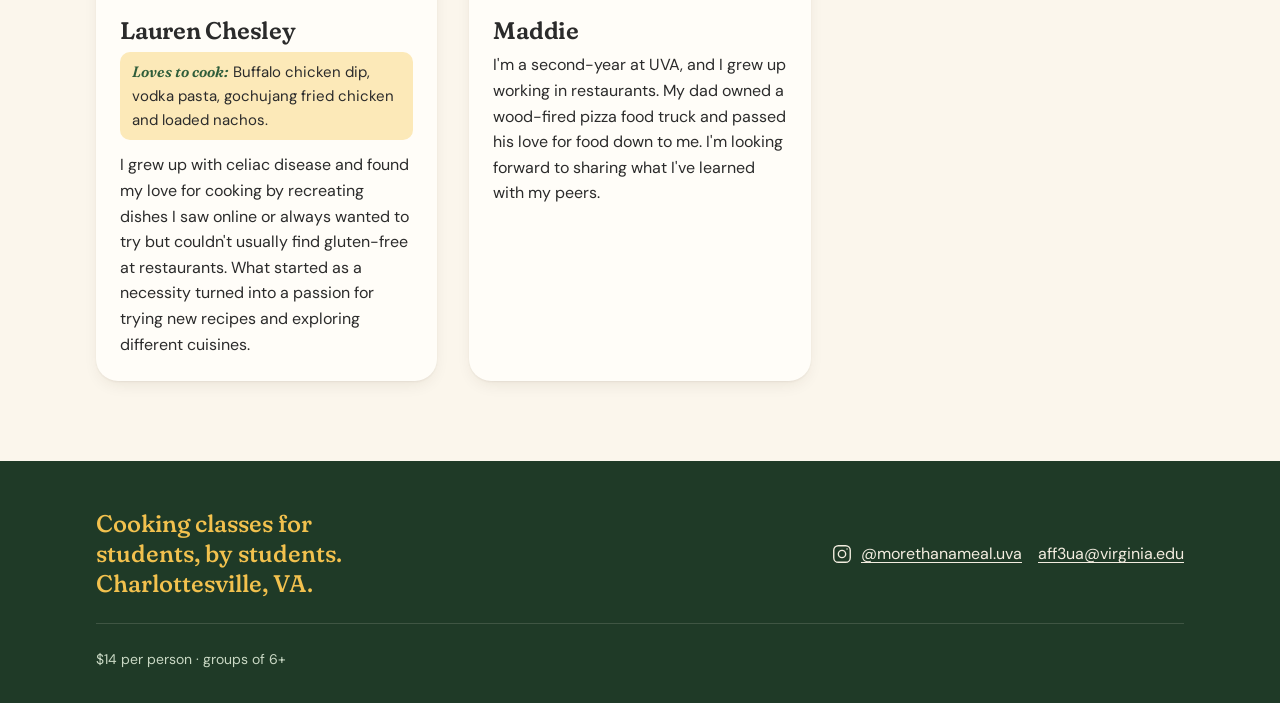
<file: teachers.html>
<!doctype html>
<html lang="en">
<head>
  <meta charset="utf-8">
  <meta name="viewport" content="width=device-width, initial-scale=1">
  <title>Meet the team | More Than a Meal</title>
  <meta name="description" content="Meet the UVA students who started and teach More Than a Meal cooking classes and the dishes they love to make.">
  <link rel="preconnect" href="https://fonts.googleapis.com">
  <link rel="preconnect" href="https://fonts.gstatic.com" crossorigin>
  <link rel="stylesheet" href="https://fonts.googleapis.com/css2?family=DM+Sans:opsz,wght@9..40,400..700&family=Fraunces:opsz,wght,SOFT@9..144,400..800,0..100&display=swap">
  <link rel="stylesheet" href="css/style.css?v=8">
  <script src="js/main.js?v=8"></script>
</head>
<body>
  <a class="skip-link" href="#main">Skip to content</a>

  <!-- ============ SITE HEADER (same on every page) ============ -->
  <header class="site-header">
    <div class="site-header__inner container">
      <a class="wordmark" href="index.html">
        <span class="wordmark__line">More Than</span>
        <span class="wordmark__line">a Meal</span>
      </a>
      <nav class="nav" id="site-nav" aria-label="Main">
        <ul class="nav__list">
          <li><a class="nav__link" href="index.html">Home</a></li>
          <li><a class="nav__link" href="story.html">Our story</a></li>
          <li><a class="nav__link" href="classes.html">Classes</a></li>
          <li><a class="nav__link" href="teachers.html" aria-current="page">Teachers</a></li>
          <li><a class="nav__link" href="farms.html">Farms</a></li>
        </ul>
      </nav>
      <a class="btn btn--book btn--small site-header__book" href="book.html">Book a class</a>
      <button class="nav-toggle" type="button" aria-expanded="false" aria-controls="site-nav" aria-label="Open menu">
        <span class="nav-toggle__bar"></span>
        <span class="nav-toggle__bar"></span>
        <span class="nav-toggle__bar"></span>
      </button>
    </div>
  </header>

  <main id="main">

    <section class="section">
      <div class="container">
        <div class="section__header">
          <h1 class="section__title">Meet the founders and teachers</h1>
          <p class="section__intro">We are the UVA students who started More Than a Meal together, and we teach every class.</p>
        </div>
        <div class="card-grid">

          <!-- TEACHER CARD -->
          <article class="card card--teacher">
            <img class="card__img" src="images/zoe-founder.jpg" alt="Zoe smiling in a black blazer under the arches of UVA's Lawn." width="800" height="1200" loading="lazy" style="object-position: center 20%;">
            <div class="card__body">
              <h2 class="card__title">Zoe</h2>
              <p class="card__loves"><strong>Loves to cook:</strong> Her rigatoni alla vodka and toffee bars, both from her cookbook, <em>A-Z Recipes</em>.</p>
              <p class="card__text">I started More Than a Meal because a lot of second-years move into their first apartment without ever having cooked for themselves. For me, cooking has always been about bringing people together, so we built classes for students, by students.</p>
            </div>
          </article>
          <!-- END TEACHER CARD -->

          <!-- TEACHER CARD: copy this whole block (from <article> to </article>) to add a teacher.
               Leave out the "Loves to cook" line if there isn't one. -->
          <article class="card card--teacher">
            <img class="card__img" src="images/teacher-anneke.jpg" alt="Anneke smiling, sitting on stone steps." width="732" height="732" loading="lazy">
            <div class="card__body">
              <h2 class="card__title">Anneke</h2>
              <p class="card__loves"><strong>Loves to cook:</strong> Seasonal, Mediterranean-inspired dishes made with fresh, local ingredients.</p>
              <p class="card__text">I'm a third-year at UVA studying Public Policy and Environmental Thought and Practice. I've worked on two educational farms, and I care a lot about sustainable food systems, connecting people with where their food comes from, and bringing communities together through cooking.</p>
            </div>
          </article>
          <!-- END TEACHER CARD -->

          <!-- TEACHER CARD: copy this whole block (from <article> to </article>) to add a teacher.
               Leave out the "Loves to cook" line if there isn't one. -->
          <article class="card card--teacher">
            <img class="card__img" src="images/teacher-meg.jpg" alt="Meg smiling outdoors in front of a red brick building." width="1005" height="1190" loading="lazy">
            <div class="card__body">
              <h2 class="card__title">Meg</h2>
              <p class="card__loves"><strong>Loves to cook:</strong> The recipes my mom taught me growing up, especially lemon chicken orzo and chicken chili.</p>
              <p class="card__text">I'm a second-year at UVA studying Foreign Affairs and Media Studies. I love cooking and sharing that love with others, and I'm so excited to bring More Than a Meal to life.</p>
            </div>
          </article>
          <!-- END TEACHER CARD -->

          <!-- TEACHER CARD: copy this whole block (from <article> to </article>) to add a teacher.
               Leave out the "Loves to cook" line if there isn't one. -->
          <article class="card card--teacher">
            <img class="card__img" src="images/teacher-lauren.jpg" alt="Lauren smiling in a white blazer, leaning against a white column." width="800" height="1200" loading="lazy">
            <div class="card__body">
              <h2 class="card__title">Lauren Chesley</h2>
              <p class="card__loves"><strong>Loves to cook:</strong> Buffalo chicken dip, vodka pasta, gochujang fried chicken and loaded nachos.</p>
              <p class="card__text">I grew up with celiac disease and found my love for cooking by recreating dishes I saw online or always wanted to try but couldn't usually find gluten-free at restaurants. What started as a necessity turned into a passion for trying new recipes and exploring different cuisines.</p>
            </div>
          </article>
          <!-- END TEACHER CARD -->

          <!-- TEACHER CARD: copy this whole block (from <article> to </article>) to add a teacher.
               Leave out the "Loves to cook" line if there isn't one. -->
          <article class="card card--teacher">
            <img class="card__img" src="images/teacher-maddie.jpg" alt="Maddie smiling in a burgundy dress." width="527" height="1200" loading="lazy">
            <div class="card__body">
              <h2 class="card__title">Maddie</h2>
              <p class="card__text">I'm a second-year at UVA, and I grew up working in restaurants. My dad owned a wood-fired pizza food truck and passed his love for food down to me. I'm looking forward to sharing what I've learned with my peers.</p>
            </div>
          </article>
          <!-- END TEACHER CARD -->

        </div>
      </div>
    </section>

  </main>

  <!-- ============ SITE FOOTER (same on every page) ============ -->
  <footer class="site-footer">
    <div class="site-footer__inner container">
      <p class="site-footer__tagline">Cooking classes for students, by students. Charlottesville, VA.</p>
      <ul class="site-footer__links">
        <li>
          <!-- INSTAGRAM: change the link and the handle text here (on every page) -->
          <a class="site-footer__ig" href="https://www.instagram.com/morethanameal.uva/" target="_blank" rel="noopener">
            <svg viewBox="0 0 24 24" fill="none" stroke="currentColor" stroke-width="1.5" stroke-linecap="round" stroke-linejoin="round" aria-hidden="true"><rect x="3" y="3" width="18" height="18" rx="5"/><circle cx="12" cy="12" r="4"/><circle cx="17.5" cy="6.5" r="0.75" fill="currentColor" stroke="none"/></svg>
            <span><span class="visually-hidden">Instagram: </span>@morethanameal.uva</span>
          </a>
        </li>
        <li><a href="mailto:aff3ua@virginia.edu">aff3ua@virginia.edu</a></li>
      </ul>
      <p class="site-footer__small">$14 per person · groups of 6+</p>
    </div>
  </footer>

  <!-- ============ MOBILE BOOK BAR (phones only) ============ -->
  <div class="mobile-book-bar">
    <p class="mobile-book-bar__text">$14 per person · groups of 6+</p>
    <a class="btn btn--book" href="book.html">Book a class</a>
  </div>
</body>
</html>
</file>
<file: css/style.css>
/* ==========================================================================
   More Than a Meal — main stylesheet
   --------------------------------------------------------------------------
   One file for the whole site. Plain CSS, no build step.

   HOW THIS FILE IS ORGANISED
   Each section starts with a big comment banner like the one above.
   Search for the section name (for example "CLASS CARD") to jump to it.

    1. Design tokens (colors, fonts, spacing, corners, shadows)
    2. Reset and base elements
    3. Layout helpers (.container, .section)
    4. Buttons
    5. Site header, wordmark, nav, hamburger
    6. Mobile "Book a class" bar
    7. Hero
    8. Section headings
    9. How it works steps
   10. Photo gallery
   11. Card grid and generic card
   12. Class card extras (price, tags, book button)
   13. Teacher card
   14. Farm card
   15. Where your money goes band
   16. Story prose and team photo
   17. Booking form
   18. Thank-you page
   19. Site footer
   20. Utilities
   21. Reduced motion

   PUT THIS IN THE <head> OF EVERY PAGE (fonts + this file + the script):

     <link rel="preconnect" href="https://fonts.googleapis.com">
     <link rel="preconnect" href="https://fonts.gstatic.com" crossorigin>
     <link rel="stylesheet" href="https://fonts.googleapis.com/css2?family=DM+Sans:opsz,wght@9..40,400..700&family=Fraunces:opsz,wght,SOFT@9..144,400..800,0..100&display=swap">
     <link rel="stylesheet" href="css/style.css">
     <script src="js/main.js"></script>

   main.js is loaded in the <head> on purpose (no "defer"): it adds a "js"
   class to <html> straight away so the mobile menu never flashes open.

   BREAKPOINTS (mobile first: the base styles are for phones, ~375px wide)
     45em  = 720px   tablets / small laptops: 2-column grids, full nav
     65em  = 1040px  desktops: 3-column grids, side-by-side hero
   ========================================================================== */


/* ==========================================================================
   1. DESIGN TOKENS
   Change a color or font here and it changes everywhere.
   Contrast ratios (WCAG 2.x) are noted next to each text color.
   AA needs 4.5:1 for normal text, 3:1 for large text and UI outlines.
   ========================================================================== */

:root {
  /* --- Colors: surfaces --- */
  --color-cream: #FBF6EC;          /* page background */
  --color-cream-deep: #F3EAD7;     /* alternate section background */
  --color-paper: #FFFDF8;          /* cards and form fields */
  --color-chalkboard: #1F3A27;     /* donation band, footer (deep herb green) */

  /* --- Colors: brand --- */
  --color-herb: #2F5D3A;           /* header, primary buttons. White on it: 7.64:1, on cream: 7.10:1 */
  --color-herb-dark: #244A2D;      /* primary button hover. White on it: 10.04:1 */
  --color-herb-tint: #DCEBD9;      /* light green chip background. Charcoal on it: 11.41:1 */

  --color-tomato: #C04A2F;         /* Book buttons, prices. White on it: 4.93:1, on cream: 4.57:1 */
  --color-tomato-dark: #A33E26;    /* Book button hover. White on it: 6.41:1 */
  --color-tomato-bright: #D9583B;  /* original brand tomato. DECORATION ONLY (3.88:1 with white, too low for text) */
  --color-tomato-tint: #F7D9CF;    /* light tomato chip background. Charcoal on it: 10.64:1 */

  --color-butter: #F2C14E;         /* tags, highlights, stickers. Charcoal on it: 8.44:1, on herb: 4.55:1 */
  --color-butter-tint: #FCE9B8;    /* light butter chip background. Charcoal on it: 11.79:1 */

  /* --- Colors: text --- */
  --color-ink: #2B2B2B;            /* body text. On cream: 13.14:1, on white: 14.16:1 */
  --color-ink-soft: #5E5A52;       /* secondary text. On cream: 6.37:1, on white: 6.86:1 */
  --color-chalk: #F3EDE0;          /* text on chalkboard. 10.63:1 */
  --color-chalk-soft: #C9D8C4;     /* secondary text on chalkboard. 8.33:1 */

  /* --- Colors: form + feedback --- */
  --color-field-border: #8A8173;   /* input outlines. On cream: 3.57:1 (meets 3:1 for UI) */
  --color-error: #A3261E;          /* error text and borders. On cream: 6.83:1, on white: 7.36:1 */
  --color-focus: var(--color-ink); /* keyboard focus ring on light backgrounds */

  /* --- Fonts --- */
  --font-display: "Fraunces", Georgia, "Times New Roman", serif;
  --font-body: "DM Sans", system-ui, -apple-system, "Segoe UI", Roboto, sans-serif;

  /* --- Type scale (fluid: grows a little on bigger screens) --- */
  --text-sm: 0.875rem;                               /* 14px */
  --text-base: 1rem;                                 /* 16px */
  --text-md: 1.125rem;                               /* 18px */
  --text-lg: clamp(1.25rem, 1.1rem + 0.6vw, 1.5rem); /* card titles */
  --text-xl: clamp(1.75rem, 1.4rem + 1.6vw, 2.5rem); /* section titles */
  --text-hero: clamp(2.5rem, 1.6rem + 4.4vw, 4.75rem);

  /* --- Spacing --- */
  --space-1: 0.25rem;
  --space-2: 0.5rem;
  --space-3: 0.75rem;
  --space-4: 1rem;
  --space-5: 1.5rem;
  --space-6: 2rem;
  --space-7: 3rem;
  --space-8: 4.5rem;
  --gutter: 1.25rem;               /* side padding of the page */
  --section-space: 3.5rem;         /* space above/below each section */

  /* --- Corners (bigger surfaces get bigger corners) --- */
  --radius-sm: 10px;               /* inputs, small images */
  --radius-md: 14px;               /* images inside cards, gallery photos */
  --radius-lg: 22px;               /* cards, form panel */
  --radius-xl: 30px;               /* hero photo, donation band */
  --radius-pill: 999px;            /* buttons and tag chips */

  /* --- Shadows (soft, warm, layered) --- */
  --shadow-card:
    0 1px 2px rgb(60 40 20 / 0.06),
    0 6px 18px -6px rgb(60 40 20 / 0.12);
  --shadow-raised:
    0 2px 4px rgb(60 40 20 / 0.08),
    0 14px 30px -10px rgb(60 40 20 / 0.22);

  /* --- Motion --- */
  --ease-out: cubic-bezier(0.2, 0, 0, 1);
  --speed-fast: 150ms;
  --speed-base: 220ms;

  /* --- Sizes --- */
  --touch-target: 48px;            /* min height for buttons and inputs */
  --header-height: 68px;
  --mobile-bar-height: 76px;
  --measure: 66ch;                 /* comfortable reading width for prose */
  --container: 72rem;              /* max page width (1152px) */
}

@media (min-width: 45em) {
  :root {
    --gutter: 2rem;
    --section-space: 5rem;
    --header-height: 76px;
  }
}


/* ==========================================================================
   2. RESET AND BASE ELEMENTS
   ========================================================================== */

*,
*::before,
*::after {
  box-sizing: border-box;
}

html {
  -webkit-text-size-adjust: 100%;
  text-size-adjust: 100%;
  scroll-padding-top: calc(var(--header-height) + 1rem); /* anchor links clear the sticky header */
}

body {
  margin: 0;
  background: var(--color-cream);
  color: var(--color-ink);
  font-family: var(--font-body);
  font-size: var(--text-base);
  line-height: 1.6;
  -webkit-font-smoothing: antialiased;
  -moz-osx-font-smoothing: grayscale;
}

/* Leave room at the bottom on phones so the sticky Book bar never covers content */
body:has(.mobile-book-bar) {
  padding-bottom: var(--mobile-bar-height);
}
@media (min-width: 45em) {
  body:has(.mobile-book-bar) {
    padding-bottom: 0;
  }
}

h1, h2, h3, h4 {
  margin: 0 0 var(--space-3);
  font-family: var(--font-display);
  font-weight: 600;
  font-variation-settings: "SOFT" 100;  /* Fraunces' rounded, friendly cut */
  line-height: 1.1;
  letter-spacing: -0.01em;
  text-wrap: balance;
}

p {
  margin: 0 0 var(--space-4);
  text-wrap: pretty;
}

a {
  color: var(--color-herb);
  text-decoration-thickness: 1px;
  text-underline-offset: 0.18em;
}
a:hover {
  text-decoration-thickness: 2px;
}

img {
  display: block;
  max-width: 100%;
  height: auto;
}

/* Every photo gets the same soft edge so light photos don't melt into the cream */
img,
.img-placeholder {
  outline: 1px solid rgb(0 0 0 / 0.1);
  outline-offset: -1px;
}

/* One consistent keyboard focus ring. Dark sections switch it to butter. */
:focus-visible {
  outline: 3px solid var(--color-focus);
  outline-offset: 3px;
  border-radius: 4px;
}

::selection {
  background: var(--color-butter);
  color: var(--color-ink);
}


/* ==========================================================================
   3. LAYOUT HELPERS
   .container  centers content and adds side padding
   .section    vertical rhythm between page sections
   .section--alt  a slightly deeper cream background to separate sections
   ========================================================================== */

.container {
  width: 100%;
  max-width: var(--container);
  margin-inline: auto;
  padding-inline: var(--gutter);
}

.section {
  padding-block: var(--section-space);
}

.section--alt {
  background: var(--color-cream-deep);
}


/* ==========================================================================
   4. BUTTONS
   <a class="btn btn--primary" href="...">  green, for main actions
   <a class="btn btn--book" href="book.html"> tomato, ONLY for booking
   <a class="btn btn--ghost" href="...">    outline, for secondary actions
   Add .btn--block to make a button fill its container.
   Add .btn--small for the compact header button.
   ========================================================================== */

.btn {
  display: inline-flex;
  align-items: center;
  justify-content: center;
  gap: var(--space-2);
  min-height: var(--touch-target);
  padding: 0.7rem 1.4rem;
  border: 2px solid transparent;
  border-radius: var(--radius-pill);
  font-family: var(--font-body);
  font-size: var(--text-base);
  font-weight: 650;
  line-height: 1.2;
  text-align: center;
  text-decoration: none;
  cursor: pointer;
  -webkit-tap-highlight-color: transparent;
  transition-property: background-color, border-color, color, box-shadow, transform;
  transition-duration: var(--speed-fast);
  transition-timing-function: var(--ease-out);
}

/* Small press feedback */
.btn:active {
  transform: scale(0.96);
}

.btn--primary {
  background: var(--color-herb);
  color: #FFFFFF;
}
.btn--primary:hover {
  background: var(--color-herb-dark);
}

.btn--book {
  background: var(--color-tomato);
  color: #FFFFFF;
  box-shadow: 0 1px 0 rgb(0 0 0 / 0.08), 0 4px 10px -4px rgb(163 62 38 / 0.5);
}
.btn--book:hover {
  background: var(--color-tomato-dark);
}

.btn--ghost {
  background: transparent;
  border-color: currentColor;
  color: var(--color-herb);
}
.btn--ghost:hover {
  background: var(--color-herb-tint);
}

.btn--block {
  display: flex;
  width: 100%;
}

.btn--small {
  min-height: 44px;
  padding: 0.5rem 1rem;
  font-size: 0.9375rem;
}

/* A row of buttons that wraps nicely on phones */
.btn-row {
  display: flex;
  flex-wrap: wrap;
  gap: var(--space-3);
}


/* ==========================================================================
   5. SITE HEADER
   Structure:
   <header class="site-header">
     <div class="site-header__inner container">
       <a class="wordmark" href="index.html">
         <span class="wordmark__line">More Than</span>
         <span class="wordmark__line">a Meal</span>
       </a>
       <nav class="nav" id="site-nav" aria-label="Main"> <ul class="nav__list"> ... </ul> </nav>
       <a class="btn btn--book btn--small site-header__book" href="book.html">Book a class</a>
       <button class="nav-toggle" aria-expanded="false" aria-controls="site-nav"> ... </button>
     </div>
   </header>
   On phones the nav is hidden until the hamburger (.nav-toggle) is tapped,
   which adds .is-open to .nav. On 720px+ the nav is always shown inline.
   Mark the current page's link with aria-current="page".
   ========================================================================== */

.site-header {
  --color-focus: var(--color-butter);
  position: sticky;
  top: 0;
  z-index: 50;
  background: var(--color-herb);
  color: #FFFFFF;
  box-shadow: 0 1px 0 rgb(0 0 0 / 0.12);
}

.site-header__inner {
  display: flex;
  align-items: center;
  gap: var(--space-3);
  min-height: var(--header-height);
}

/* --- Wordmark: two stacked lines on phones, one line on wider screens --- */
.wordmark {
  margin-right: auto;
  color: #FFFFFF;
  font-family: var(--font-display);
  font-size: 1.3rem;
  font-weight: 700;
  font-variation-settings: "SOFT" 100, "opsz" 72;
  line-height: 0.95;
  letter-spacing: -0.015em;
  text-decoration: none;
  padding-block: 0.25rem; /* keeps the tap target 44px+ on phones */
}
.wordmark__line {
  display: block;
}
.wordmark__line + .wordmark__line {
  color: var(--color-butter);
  font-style: italic;
  font-weight: 500;
}
.wordmark:hover {
  text-decoration: none;
}

/* --- Header Book button: always visible --- */
.site-header__book {
  flex-shrink: 0;
}

/* --- Hamburger button (phones only) --- */
.nav-toggle {
  display: none; /* only shown when JavaScript is running, see .js rule below */
  position: relative;
  flex-shrink: 0;
  width: 44px;
  height: 44px;
  margin-right: -6px; /* optical: lines up the icon with the page edge */
  padding: 0;
  border: 0;
  border-radius: var(--radius-sm);
  background: transparent;
  color: #FFFFFF;
  cursor: pointer;
  -webkit-tap-highlight-color: transparent;
}
.js .nav-toggle {
  display: inline-flex;
  align-items: center;
  justify-content: center;
}
.nav-toggle:hover {
  background: rgb(255 255 255 / 0.1);
}

/* The three lines of the hamburger; they turn into an X when open */
.nav-toggle__bar {
  position: absolute;
  left: 11px;
  width: 22px;
  height: 2px;
  border-radius: 2px;
  background: currentColor;
  transition-property: transform, opacity;
  transition-duration: var(--speed-base);
  transition-timing-function: var(--ease-out);
}
.nav-toggle__bar:nth-child(1) { top: 15px; }
.nav-toggle__bar:nth-child(2) { top: 21px; }
.nav-toggle__bar:nth-child(3) { top: 27px; }

.nav-toggle[aria-expanded="true"] .nav-toggle__bar:nth-child(1) {
  transform: translateY(6px) rotate(45deg);
}
.nav-toggle[aria-expanded="true"] .nav-toggle__bar:nth-child(2) {
  opacity: 0;
}
.nav-toggle[aria-expanded="true"] .nav-toggle__bar:nth-child(3) {
  transform: translateY(-6px) rotate(-45deg);
}

/* --- Nav links --- */
.nav__list {
  display: flex;
  flex-wrap: wrap;
  gap: var(--space-1);
  margin: 0;
  padding: 0;
  list-style: none;
}

.nav__link {
  display: flex;
  align-items: center;
  min-height: 44px;
  padding: 0.5rem 0.875rem;
  border-radius: var(--radius-pill);
  color: #FFFFFF;
  font-weight: 500;
  text-decoration: none;
  transition: background-color var(--speed-fast) var(--ease-out);
}
.nav__link:hover {
  background: rgb(255 255 255 / 0.12);
}
.nav__link[aria-current="page"] {
  background: rgb(255 255 255 / 0.14);
  box-shadow: inset 0 -2px 0 var(--color-butter);
}

/* --- Phones: nav becomes a drop-down panel under the header --- */
@media (max-width: 44.99em) {
  /* Without JavaScript the links simply wrap onto a second row */
  .site-header__inner {
    flex-wrap: wrap;
  }
  .nav {
    order: 10;
    width: 100%;
    padding-bottom: var(--space-3);
  }

  /* With JavaScript the nav hides until the hamburger opens it */
  .js .site-header__inner {
    flex-wrap: nowrap;
  }
  .js .nav {
    display: none;
    position: absolute;
    top: 100%;
    left: 0;
    right: 0;
    padding: var(--space-2) var(--gutter) var(--space-5);
    background: var(--color-herb);
    box-shadow: 0 16px 24px -12px rgb(0 0 0 / 0.35);
  }
  .js .nav.is-open {
    display: block;
    animation: nav-drop var(--speed-base) var(--ease-out);
  }
  .js .nav__list {
    flex-direction: column;
    gap: 0;
  }
  .js .nav__link {
    min-height: 52px;
    padding-inline: var(--space-3);
    border-radius: var(--radius-sm);
    font-family: var(--font-display);
    font-size: 1.375rem;
    font-weight: 500;
  }
}

@keyframes nav-drop {
  from { opacity: 0; transform: translateY(-6px); }
  to   { opacity: 1; transform: translateY(0); }
}

/* --- 720px and up: nav sits inline, hamburger hidden, wordmark on one line --- */
@media (min-width: 45em) {
  .wordmark {
    font-size: 1.5rem;
  }
  .wordmark__line {
    display: inline;
  }
  .nav {
    margin-right: var(--space-2);
  }
  .js .nav-toggle {
    display: none;
  }
}


/* ==========================================================================
   6. MOBILE "BOOK A CLASS" BAR
   A bar stuck to the bottom of the screen on phones only.
   <div class="mobile-book-bar">
     <p class="mobile-book-bar__text">Next class: Sat, Dec 6</p>
     <a class="btn btn--book" href="book.html">Book a class</a>
   </div>
   Leave it off book.html (people are already booking there).
   The text line is optional.
   ========================================================================== */

.mobile-book-bar {
  --color-focus: var(--color-butter);
  position: fixed;
  left: 0;
  right: 0;
  bottom: 0;
  z-index: 40;
  display: flex;
  align-items: center;
  gap: var(--space-3);
  min-height: var(--mobile-bar-height);
  padding: var(--space-3) var(--gutter);
  padding-bottom: calc(var(--space-3) + env(safe-area-inset-bottom, 0px));
  background: var(--color-chalkboard);
  color: var(--color-chalk);
  box-shadow: 0 -8px 24px -10px rgb(0 0 0 / 0.35);
}

.mobile-book-bar__text {
  flex: 1;
  margin: 0;
  font-size: var(--text-sm);
  line-height: 1.3;
  color: var(--color-chalk-soft);
}

.mobile-book-bar .btn {
  flex: 1;
}
.mobile-book-bar__text + .btn {
  flex: 0 0 auto;
}

@media (min-width: 45em) {
  .mobile-book-bar {
    display: none;
  }
}


/* ==========================================================================
   7. HERO
   <section class="hero">
     <div class="hero__inner container">
       <div class="hero__text">
         <h1 class="hero__title">...</h1>
         <p class="hero__subline">...</p>
         <div class="btn-row"> buttons </div>
       </div>
       <figure class="hero__media">
         <img class="hero__img" src="..." alt="...">
         <p class="hero__sticker">Fresh from local farms</p>   (optional)
       </figure>
     </div>
   </section>
   Phones: photo first, text below. 1040px+: text left, photo right.
   ========================================================================== */

.hero {
  padding-block: var(--space-4) var(--section-space);
}

.hero__inner {
  display: grid;
  gap: var(--space-5);
}

.hero__media {
  position: relative;
  margin: 0;
}

.hero__img,
.hero__media .img-placeholder {
  width: 100%;
  aspect-ratio: 4 / 3;
  object-fit: cover;
  border-radius: var(--radius-xl);
}

/* The round butter "sticker" stuck on the corner of the photo,
   like a price sticker at a farm stand */
.hero__sticker {
  position: absolute;
  right: 12px;
  bottom: -18px;
  display: grid;
  place-items: center;
  width: 108px;
  height: 108px;
  margin: 0;
  padding: var(--space-3);
  border-radius: 50%;
  background: var(--color-butter);
  color: var(--color-ink);
  font-family: var(--font-display);
  font-size: 0.95rem;
  font-weight: 600;
  font-variation-settings: "SOFT" 100;
  line-height: 1.1;
  text-align: center;
  transform: rotate(-8deg);
  box-shadow: var(--shadow-raised);
}

.hero__title {
  margin-bottom: var(--space-4);
  font-size: var(--text-hero);
  font-weight: 650;
  font-variation-settings: "SOFT" 100, "opsz" 144;
  line-height: 0.98;
  letter-spacing: -0.025em;
  color: var(--color-herb);
}

.hero__subline {
  max-width: 34ch;
  margin-bottom: var(--space-5);
  font-size: var(--text-md);
  color: var(--color-ink-soft);
}

@media (min-width: 45em) {
  .hero__img,
  .hero__media .img-placeholder {
    aspect-ratio: 16 / 9;
  }
  .hero__sticker {
    width: 132px;
    height: 132px;
    right: 28px;
    font-size: 1.1rem;
  }
}

@media (min-width: 65em) {
  .hero {
    padding-top: var(--space-6);
  }
  .hero__inner {
    grid-template-columns: 1fr 1.1fr;
    align-items: center;
    gap: var(--space-7);
  }
  .hero__text {
    order: -1; /* text on the left */
  }
  .hero__img,
  .hero__media .img-placeholder {
    aspect-ratio: 4 / 5;
  }
  .hero__sticker {
    right: auto;
    left: -36px;
    bottom: 48px;
  }
}


/* ==========================================================================
   8. SECTION HEADINGS
   <div class="section__header">
     <h2 class="section__title">Upcoming classes</h2>
     <p class="section__intro">One short sentence about this section.</p>
   </div>
   The butter squiggle under the title is drawn by CSS, nothing to add.
   Use .section__header--center to center it.
   ========================================================================== */

.section__header {
  max-width: 40rem;
  margin-bottom: var(--space-6);
}

.section__header--center {
  margin-inline: auto;
  text-align: center;
}

.section__title {
  position: relative;
  display: inline-block;
  margin-bottom: var(--space-4);
  padding-bottom: 0.4em;
  font-size: var(--text-xl);
  color: var(--color-herb);
}

/* Hand-drawn chalk-style squiggle under section titles */
.section__title::after {
  content: "";
  position: absolute;
  left: 0;
  bottom: 0;
  width: 4.5rem;
  height: 10px;
  background: url("data:image/svg+xml,%3Csvg xmlns='http://www.w3.org/2000/svg' viewBox='0 0 72 10'%3E%3Cpath d='M2 6c6-4 10-4 16 0s10 4 16 0 10-4 16 0 10 4 16 0' fill='none' stroke='%23F2C14E' stroke-width='3.5' stroke-linecap='round'/%3E%3C/svg%3E") no-repeat left center / contain;
}
.section__header--center .section__title::after {
  left: 50%;
  transform: translateX(-50%);
}

.section__intro {
  margin: 0;
  font-size: var(--text-md);
  color: var(--color-ink-soft);
}


/* ==========================================================================
   9. HOW IT WORKS STEPS
   <ol class="steps">
     <li class="step">
       <h3 class="step__title">Pick a class</h3>
       <p class="step__text">...</p>
     </li>
     ...
   </ol>
   The numbers are added automatically, in order. Works with 3 or 4 steps.
   ========================================================================== */

.steps {
  display: grid;
  gap: var(--space-5);
  margin: 0;
  padding: 0;
  list-style: none;
  counter-reset: step;
}

.step {
  position: relative;
  display: grid;
  grid-template-columns: 3rem 1fr;
  column-gap: var(--space-4);
  counter-increment: step;
}

/* The round number */
.step::before {
  content: counter(step);
  grid-row: span 2;
  display: grid;
  place-items: center;
  width: 3rem;
  height: 3rem;
  border-radius: 50%;
  background: var(--color-chalkboard);
  color: var(--color-butter);
  font-family: var(--font-display);
  font-size: 1.4rem;
  font-weight: 600;
  font-variant-numeric: tabular-nums;
}

/* Dashed line connecting the numbers on phones */
.step:not(:last-child)::after {
  content: "";
  position: absolute;
  left: 1.5rem;
  top: 3.5rem;
  bottom: calc(-1 * var(--space-5) + 0.5rem);
  border-left: 2px dashed var(--color-field-border);
  opacity: 0.6;
}

.step__title {
  align-self: center;
  margin: 0.55rem 0 var(--space-1);
  font-size: var(--text-lg);
}

.step__text {
  margin: 0;
  color: var(--color-ink-soft);
}

@media (min-width: 45em) {
  .steps {
    grid-template-columns: repeat(auto-fit, minmax(12rem, 1fr));
    gap: var(--space-6);
  }
  .step {
    grid-template-columns: 1fr;
    row-gap: var(--space-3);
  }
  .step::before {
    grid-row: auto;
  }
  /* The connecting line runs sideways on wider screens */
  .step:not(:last-child)::after {
    left: 3.75rem;
    right: calc(-1 * var(--space-6) + 0.75rem);
    top: 1.5rem;
    bottom: auto;
    border-left: 0;
    border-top: 2px dashed var(--color-field-border);
  }
  .step__title {
    margin-top: 0;
  }
}


/* ==========================================================================
   10. PHOTO GALLERY
   <div class="gallery">
     <figure class="gallery__item"><img src="..." alt="..."></figure>
     <figure class="gallery__item gallery__item--wide"><img ...></figure>
     ...
   </div>
   All photos are cropped to squares. --wide makes one photo span 2 columns.
   Optional caption: <figcaption class="gallery__caption">...</figcaption>
   ========================================================================== */

.gallery {
  display: grid;
  grid-template-columns: repeat(2, 1fr);
  gap: var(--space-3);
}

.gallery__item {
  position: relative;
  margin: 0;
}

.gallery__item img,
.gallery__item .img-placeholder {
  width: 100%;
  aspect-ratio: 1 / 1;
  object-fit: cover;
  border-radius: var(--radius-md);
}

.gallery__item--wide {
  grid-column: span 2;
}
.gallery__item--wide img,
.gallery__item--wide .img-placeholder {
  aspect-ratio: 2 / 1;
}

.gallery__caption {
  margin-top: var(--space-2);
  font-size: var(--text-sm);
  color: var(--color-ink-soft);
}

@media (min-width: 45em) {
  .gallery {
    grid-template-columns: repeat(3, 1fr);
    gap: var(--space-4);
  }
}

@media (min-width: 65em) {
  .gallery {
    grid-template-columns: repeat(4, 1fr);
  }
}


/* ==========================================================================
   11. CARD GRID AND GENERIC CARD
   <div class="card-grid">
     <article class="card">
       <img class="card__img" src="..." alt="...">
       <div class="card__body">
         <h3 class="card__title">...</h3>
         <p class="card__meta">Small detail line</p>
         <p class="card__text">...</p>
       </div>
     </article>
   </div>
   1 column on phones, 2 at 720px, 3 at 1040px.
   Add .card-grid--two to stop at 2 columns.
   ========================================================================== */

.card-grid {
  display: grid;
  grid-template-columns: 1fr;
  gap: var(--space-5);
}

@media (min-width: 45em) {
  .card-grid {
    grid-template-columns: repeat(2, 1fr);
  }
}

@media (min-width: 65em) {
  .card-grid {
    grid-template-columns: repeat(3, 1fr);
    gap: var(--space-6);
  }
  .card-grid--two {
    grid-template-columns: repeat(2, 1fr);
  }
}

.card {
  display: flex;
  flex-direction: column;
  overflow: hidden;
  border-radius: var(--radius-lg);
  background: var(--color-paper);
  box-shadow: var(--shadow-card);
}

/* Photo at the top of the card. The card's rounded corners crop it. */
.card__img {
  width: 100%;
  aspect-ratio: 3 / 2;
  object-fit: cover;
  outline: 0;
}

.card__body {
  display: flex;
  flex: 1;
  flex-direction: column;
  padding: var(--space-5);
}

.card__title {
  margin-bottom: var(--space-2);
  font-size: var(--text-lg);
}

.card__meta {
  margin-bottom: var(--space-3);
  font-size: var(--text-sm);
  font-weight: 500;
  color: var(--color-ink-soft);
}

.card__text {
  color: var(--color-ink);
}

.card__text:last-child {
  margin-bottom: 0;
}

/* Pushes whatever comes after it (usually the button) to the bottom,
   so buttons line up across cards of different lengths */
.card__footer {
  margin-top: auto;
  padding-top: var(--space-4);
}


/* ==========================================================================
   12. CLASS CARD EXTRAS
   <article class="card card--class">
     <img class="card__img" ...>
     <div class="card__body">
       <ul class="tags">
         <li class="tag tag--veg">Vegetarian</li>
         <li class="tag tag--gf">Gluten-free</li>
       </ul>
       <h3 class="card__title">...</h3>
       <p class="card__meta">Sat, Dec 6, 11am to 1pm</p>
       <p class="card__text">...</p>
       <div class="card__footer class-card__buy">
         <p class="price">$15 <span class="price__note">per person</span></p>
         <a class="btn btn--book" href="book.html?class=Class+Name">Book</a>
       </div>
     </div>
   </article>
   Tag options: .tag--veg .tag--vegan .tag--gf .tag--df (plain .tag also works)
   ========================================================================== */

.price {
  margin: 0;
  font-family: var(--font-display);
  font-size: 2rem;
  font-weight: 700;
  font-variation-settings: "SOFT" 100, "opsz" 72;
  font-variant-numeric: tabular-nums lining-nums;
  line-height: 1;
  color: var(--color-tomato);
}

.price__note {
  display: block;
  margin-top: var(--space-1);
  font-family: var(--font-body);
  font-size: var(--text-sm);
  font-weight: 500;
  color: var(--color-ink-soft);
}

/* Price on the left, Book button on the right */
.class-card__buy {
  display: flex;
  align-items: flex-end;
  justify-content: space-between;
  gap: var(--space-4);
  border-top: 1px dashed rgb(43 43 43 / 0.18);
  margin-top: auto;
  padding-top: var(--space-4);
}
.card--class .card__text {
  margin-bottom: var(--space-4);
}

/* --- Tag chips --- */
.tags {
  display: flex;
  flex-wrap: wrap;
  gap: var(--space-2);
  margin: 0 0 var(--space-3);
  padding: 0;
  list-style: none;
}

.tag {
  display: inline-flex;
  align-items: center;
  gap: 0.35em;
  padding: 0.2rem 0.7rem;
  border-radius: var(--radius-pill);
  background: var(--color-butter-tint);
  color: var(--color-ink);
  font-size: 0.8125rem;
  font-weight: 600;
  line-height: 1.5;
  white-space: nowrap;
}

/* Small colored dot in front of each dietary tag */
.tag::before {
  content: "";
  width: 0.5em;
  height: 0.5em;
  border-radius: 50%;
  background: var(--color-butter);
}

.tag--veg   { background: var(--color-herb-tint); }
.tag--veg::before   { background: #5B8C55; }

.tag--vegan { background: var(--color-herb); color: #FFFFFF; }
.tag--vegan::before { background: var(--color-butter); }

.tag--gf    { background: var(--color-butter-tint); }
.tag--gf::before    { background: #C9952A; }

.tag--df    { background: var(--color-tomato-tint); }
.tag--df::before    { background: var(--color-tomato-bright); }


/* ==========================================================================
   13. TEACHER CARD
   <article class="card card--teacher">
     <img class="card__img" src="..." alt="Photo of Name">
     <div class="card__body">
       <h3 class="card__title">Name</h3>
       <p class="card__meta">Third year, Nutrition</p>
       <p class="card__loves"><strong>Loves to cook:</strong> shakshuka</p>
       <p class="card__text">Short bio...</p>
     </div>
   </article>
   ========================================================================== */

.card--teacher .card__img {
  aspect-ratio: 1 / 1;          /* square on phones so cards aren't too tall */
  object-position: center 25%;  /* keeps faces in frame */
}
@media (min-width: 45em) {
  .card--teacher .card__img {
    aspect-ratio: 4 / 5;        /* portrait on wider screens */
  }
}

.card__loves {
  margin-bottom: var(--space-3);
  padding: var(--space-2) var(--space-3);
  border-radius: var(--radius-sm);
  background: var(--color-butter-tint);
  font-size: 0.9375rem;
}

.card__loves strong {
  font-family: var(--font-display);
  font-weight: 600;
  font-style: italic;
  color: var(--color-herb);
}


/* ==========================================================================
   14. FARM CARD
   <article class="card card--farm">
     <img class="card__img" src="..." alt="...">
     <div class="card__body">
       <h3 class="card__title">Farm name</h3>
       <p class="card__meta card__place">Location, VA</p>
       <p class="card__text">What we get from them...</p>
       <p class="card__footer"><a class="card__link" href="...">Visit their site</a></p>
     </div>
   </article>
   ========================================================================== */

.card--farm .card__img {
  aspect-ratio: 16 / 10;
}

/* Location line with a little map-pin drawn in CSS */
.card__place {
  display: flex;
  align-items: center;
  gap: var(--space-2);
}
.card__place::before {
  content: "";
  flex-shrink: 0;
  width: 0.7rem;
  height: 0.7rem;
  border-radius: 50% 50% 50% 0;
  background: var(--color-tomato);
  transform: rotate(-45deg);
}

.card__link {
  display: inline-flex;
  align-items: center;
  min-height: 44px;
  font-weight: 600;
}


/* ==========================================================================
   15. WHERE YOUR MONEY GOES BAND
   A full-width chalkboard, like the menu board at a market stand.
   <section class="donation-band">
     <div class="donation-band__inner container">
       <div class="donation-band__intro">
         <h2 class="donation-band__title">Where your $15 goes</h2>
         <p>...</p>
       </div>
       <ul class="donation-band__list">
         <li class="donation-band__row">
           <span class="donation-band__label">Fresh produce</span>
           <span class="donation-band__amount">$7</span>
         </li>
         ...
         <li class="donation-band__row donation-band__row--highlight"> ... </li>
       </ul>
       <p class="donation-band__note">Optional footnote</p>
     </div>
   </section>
   The dotted line between label and amount is drawn automatically.
   ========================================================================== */

.donation-band {
  --color-focus: var(--color-butter);
  position: relative;
  padding-block: var(--section-space);
  background-color: var(--color-chalkboard);
  /* faint chalk smudges */
  background-image:
    radial-gradient(ellipse 60% 40% at 15% 20%, rgb(255 255 255 / 0.05), transparent 70%),
    radial-gradient(ellipse 50% 35% at 85% 80%, rgb(255 255 255 / 0.04), transparent 70%);
  color: var(--color-chalk);
}

.donation-band a {
  color: var(--color-butter);
}

.donation-band__inner {
  display: grid;
  gap: var(--space-6);
}

.donation-band__title {
  font-size: var(--text-xl);
  color: var(--color-butter);
}

.donation-band__intro p {
  color: var(--color-chalk-soft);
  font-size: var(--text-md);
  max-width: 38ch;
}

.donation-band__list {
  margin: 0;
  padding: 0;
  list-style: none;
}

.donation-band__row {
  display: flex;
  align-items: baseline;
  gap: var(--space-3);
  padding-block: var(--space-3);
  font-family: var(--font-display);
  font-size: 1.25rem;
  font-variation-settings: "SOFT" 100;
}

/* Dotted leader between label and amount */
.donation-band__label {
  display: flex;
  flex: 1;
  align-items: baseline;
  gap: var(--space-3);
}
.donation-band__label::after {
  content: "";
  flex: 1;
  min-width: 1.5rem;
  border-bottom: 2px dotted rgb(243 237 224 / 0.45);
  transform: translateY(-0.25em);
}

.donation-band__amount {
  font-weight: 600;
  font-variant-numeric: tabular-nums lining-nums;
}

/* The row that goes to fighting food insecurity, chalked in butter */
.donation-band__row--highlight {
  margin-top: var(--space-2);
  padding: var(--space-3) var(--space-4);
  border: 2px solid var(--color-butter);
  border-radius: var(--radius-md);
  color: var(--color-butter);
  font-weight: 600;
}
.donation-band__row--highlight .donation-band__label::after {
  border-bottom-color: rgb(242 193 78 / 0.55);
}

.donation-band__note {
  margin: var(--space-4) 0 0;
  font-size: var(--text-sm);
  color: var(--color-chalk-soft);
}

@media (min-width: 65em) {
  .donation-band__inner {
    grid-template-columns: 1fr 1.1fr;
    align-items: center;
    gap: var(--space-8);
  }
  .donation-band__row {
    font-size: 1.5rem;
  }
}


/* ==========================================================================
   16. STORY PROSE AND TEAM PHOTO
   <div class="prose"> ...normal <p>, <h2>, <h3>, <ul>, <blockquote>... </div>
   Keeps lines to a comfortable reading width.

   <figure class="team-photo">
     <img src="..." alt="...">
     <figcaption class="team-photo__caption">Names, left to right...</figcaption>
   </figure>
   ========================================================================== */

.prose {
  max-width: var(--measure);
  font-size: var(--text-md);
  line-height: 1.7;
}

.prose > * + * {
  margin-top: var(--space-4);
}
.prose p,
.prose ul,
.prose ol {
  margin-bottom: 0;
}

.prose h2 {
  margin-top: var(--space-7);
  font-size: var(--text-xl);
  color: var(--color-herb);
}
.prose h3 {
  margin-top: var(--space-6);
  font-size: var(--text-lg);
}
.prose h2 + *,
.prose h3 + * {
  margin-top: var(--space-2);
}

/* First paragraph is a little bigger, to ease people in */
.prose > p:first-child {
  font-size: clamp(1.25rem, 1.1rem + 0.5vw, 1.4rem);
  line-height: 1.55;
}

.prose ul,
.prose ol {
  padding-left: 1.25em;
}
.prose li + li {
  margin-top: var(--space-2);
}
.prose li::marker {
  color: var(--color-tomato);
}

.prose blockquote {
  margin-inline: 0;
  padding: var(--space-2) 0 var(--space-2) var(--space-5);
  border-left: 4px solid var(--color-butter);
  font-family: var(--font-display);
  font-size: var(--text-lg);
  font-style: italic;
  font-variation-settings: "SOFT" 100;
  line-height: 1.4;
  color: var(--color-herb);
}

.prose img {
  border-radius: var(--radius-md);
}

.team-photo {
  max-width: 60rem;
  margin: var(--space-7) auto;
}

.team-photo img,
.team-photo .img-placeholder {
  width: 100%;
  aspect-ratio: 3 / 2;
  object-fit: cover;
  border-radius: var(--radius-lg);
}

.team-photo__caption {
  margin-top: var(--space-3);
  font-size: var(--text-sm);
  color: var(--color-ink-soft);
  text-align: center;
  text-wrap: balance;
}


/* ==========================================================================
   17. BOOKING FORM
   <form class="form" action="..." method="post">
     <div class="field">
       <label class="field__label" for="name">Your name</label>
       <input class="field__input" id="name" name="name" type="text" autocomplete="name" required>
     </div>
     <div class="field">
       <label class="field__label" for="class">Class</label>
       <select class="field__input" id="class" name="class"> <option>...</option> </select>
     </div>
     <div class="field">
       <label class="field__label" for="notes">Allergies or notes <span class="field__optional">(optional)</span></label>
       <textarea class="field__input" id="notes" name="notes"></textarea>
       <p class="field__hint">Short helper text</p>
     </div>
     <fieldset class="field field--group">
       <legend class="field__label">Dietary needs</legend>
       <label class="checkbox-row"><input type="checkbox" name="diet" value="Vegetarian"> Vegetarian</label>
     </fieldset>
     <button class="btn btn--book btn--block" type="submit">Book my spot</button>
   </form>

   ERROR STATE: add .field--error to the .field, aria-invalid="true" to the
   input, and a message: <p class="field__error" id="email-error">...</p>
   (link it with aria-describedby="email-error" on the input).
   .field-row puts two fields side by side on wider screens.
   ========================================================================== */

.form {
  display: grid;
  gap: var(--space-5);
  max-width: 40rem;
  padding: var(--space-5);
  border-radius: var(--radius-lg);
  background: var(--color-paper);
  box-shadow: var(--shadow-card);
}

@media (min-width: 45em) {
  .form {
    padding: var(--space-6);
  }
}

.field {
  display: grid;
  gap: var(--space-2);
  min-width: 0;
  margin: 0;
  padding: 0;
  border: 0;
}

.field-row {
  display: grid;
  gap: var(--space-5);
}
@media (min-width: 45em) {
  .field-row {
    grid-template-columns: 1fr 1fr;
  }
}

.field__label {
  padding: 0;
  font-weight: 600;
  line-height: 1.3;
}

.field__optional {
  font-weight: 400;
  color: var(--color-ink-soft);
}

.field__hint {
  margin: 0;
  font-size: var(--text-sm);
  color: var(--color-ink-soft);
}

/* Text inputs, email, tel, number, date, select and textarea */
.field__input {
  width: 100%;
  min-height: var(--touch-target);
  padding: 0.7rem 0.9rem;
  border: 1.5px solid var(--color-field-border);
  border-radius: var(--radius-sm);
  background: #FFFFFF;
  color: var(--color-ink);
  font: inherit;
  font-size: 1rem; /* 16px stops iPhones zooming in on tap */
  line-height: 1.4;
  transition-property: border-color, box-shadow;
  transition-duration: var(--speed-fast);
  transition-timing-function: var(--ease-out);
}

.field__input::placeholder {
  color: #7A7266; /* 4.74:1 on white */
}

.field__input:hover {
  border-color: var(--color-ink-soft);
}

.field__input:focus-visible,
.field__input:focus {
  outline: none;
  border-color: var(--color-herb);
  box-shadow: 0 0 0 3px var(--color-paper), 0 0 0 5px var(--color-herb);
}

textarea.field__input {
  min-height: 7.5rem;
  resize: vertical;
}

/* Custom arrow for dropdowns */
select.field__input {
  appearance: none;
  padding-right: 2.75rem;
  background-image: url("data:image/svg+xml,%3Csvg xmlns='http://www.w3.org/2000/svg' viewBox='0 0 16 16'%3E%3Cpath d='M4 6l4 4 4-4' fill='none' stroke='%232F5D3A' stroke-width='2' stroke-linecap='round' stroke-linejoin='round'/%3E%3C/svg%3E");
  background-repeat: no-repeat;
  background-position: right 0.9rem center;
  background-size: 1rem;
  cursor: pointer;
}

/* Date picker: keep it full height and tidy across browsers */
input[type="date"].field__input {
  display: block;
  appearance: none;
  -webkit-appearance: none;
  min-width: 0;
}
input[type="date"].field__input::-webkit-date-and-time-value {
  text-align: left;
}
input[type="date"].field__input::-webkit-calendar-picker-indicator {
  cursor: pointer;
  opacity: 0.7;
}

/* --- Checkbox and radio rows: the whole row is tappable --- */
.field--group {
  gap: var(--space-1);
}
.field--group .field__label {
  margin-bottom: var(--space-1);
}

.checkbox-row {
  display: flex;
  align-items: center;
  gap: var(--space-3);
  min-height: 44px;
  padding: var(--space-1) var(--space-2);
  margin-inline: calc(-1 * var(--space-2));
  border-radius: var(--radius-sm);
  cursor: pointer;
  line-height: 1.4;
  transition: background-color var(--speed-fast) var(--ease-out);
}
.checkbox-row:hover {
  background: var(--color-cream);
}

.checkbox-row input {
  flex-shrink: 0;
  width: 1.375rem;
  height: 1.375rem;
  margin: 0;
  accent-color: var(--color-herb);
  cursor: pointer;
}

/* --- Error state --- */
.field__error {
  display: flex;
  align-items: flex-start;
  gap: var(--space-2);
  margin: 0;
  font-size: var(--text-sm);
  font-weight: 600;
  color: var(--color-error);
}
/* small "!" badge so the error isn't shown by color alone */
.field__error::before {
  content: "!";
  flex-shrink: 0;
  display: grid;
  place-items: center;
  width: 1.15rem;
  height: 1.15rem;
  margin-top: 0.1rem;
  border-radius: 50%;
  background: var(--color-error);
  color: #FFFFFF;
  font-size: 0.75rem;
  line-height: 1;
}

.field--error .field__input,
.field__input[aria-invalid="true"] {
  border-color: var(--color-error);
  border-width: 2px;
}
.field--error .field__input:focus,
.field__input[aria-invalid="true"]:focus {
  box-shadow: 0 0 0 3px var(--color-paper), 0 0 0 5px var(--color-error);
}

/* Summary box at the top of the form when there are errors */
.form__alert {
  margin: 0;
  padding: var(--space-3) var(--space-4);
  border-left: 4px solid var(--color-error);
  border-radius: var(--radius-sm);
  background: #FBE9E5;
  color: var(--color-ink);
}

.form__note {
  margin: 0;
  font-size: var(--text-sm);
  color: var(--color-ink-soft);
}


/* ==========================================================================
   18. THANK-YOU PAGE
   <section class="thank-you">
     <div class="thank-you__card">
       <div class="thank-you__icon" aria-hidden="true"> (svg check) </div>
       <h1 class="thank-you__title">You're booked.</h1>
       <p class="thank-you__text">...</p>
       <div class="btn-row"> ... </div>
     </div>
   </section>
   ========================================================================== */

.thank-you {
  display: grid;
  place-items: center;
  min-height: 70vh;
  padding: var(--section-space) var(--gutter);
}

.thank-you__card {
  max-width: 34rem;
  padding: var(--space-7) var(--space-5);
  border-radius: var(--radius-xl);
  background: var(--color-paper);
  box-shadow: var(--shadow-raised);
  text-align: center;
}

.thank-you__icon {
  display: grid;
  place-items: center;
  width: 4.5rem;
  height: 4.5rem;
  margin: 0 auto var(--space-5);
  border-radius: 50%;
  background: var(--color-butter);
  color: var(--color-herb);
}
.thank-you__icon svg {
  width: 2.25rem;
  height: 2.25rem;
}

.thank-you__title {
  font-size: var(--text-xl);
  color: var(--color-herb);
}

.thank-you__text {
  margin-bottom: var(--space-6);
  font-size: var(--text-md);
  color: var(--color-ink-soft);
}

.thank-you .btn-row {
  justify-content: center;
}


/* ==========================================================================
   19. SITE FOOTER
   <footer class="site-footer">
     <div class="site-footer__inner container">
       <p class="site-footer__tagline">...</p>
       <ul class="site-footer__links">
         <li><a class="site-footer__social" href="https://instagram.com/..." aria-label="Instagram">(svg)</a></li>
         <li><a href="mailto:...">hello@example.org</a></li>
       </ul>
       <p class="site-footer__small">...</p>
     </div>
   </footer>
   ========================================================================== */

.site-footer {
  --color-focus: var(--color-butter);
  padding-block: var(--space-7) var(--space-6);
  background: var(--color-chalkboard);
  color: var(--color-chalk);
}

.site-footer a {
  color: var(--color-chalk);
}
.site-footer a:hover {
  color: var(--color-butter);
}

.site-footer__inner {
  display: grid;
  gap: var(--space-5);
}

.site-footer__tagline {
  max-width: 22ch;
  margin: 0;
  font-family: var(--font-display);
  font-size: var(--text-lg);
  font-weight: 500;
  font-variation-settings: "SOFT" 100;
  line-height: 1.25;
  color: var(--color-butter);
}

.site-footer__links {
  display: flex;
  flex-wrap: wrap;
  align-items: center;
  gap: var(--space-2) var(--space-4);
  margin: 0;
  padding: 0;
  list-style: none;
}

.site-footer__links a {
  display: inline-flex;
  align-items: center;
  min-height: 44px;
}

/* Round Instagram button */
.site-footer__social {
  justify-content: center;
  width: 44px;
  height: 44px;
  border-radius: 50%;
  box-shadow: inset 0 0 0 1.5px rgb(243 237 224 / 0.35);
  transition-property: box-shadow, color;
  transition-duration: var(--speed-fast);
  transition-timing-function: var(--ease-out);
}
.site-footer__social:hover {
  box-shadow: inset 0 0 0 1.5px var(--color-butter);
}
.site-footer__social svg {
  width: 22px;
  height: 22px;
}

.site-footer__small {
  margin: 0;
  padding-top: var(--space-5);
  border-top: 1px solid rgb(243 237 224 / 0.15);
  font-size: var(--text-sm);
  color: var(--color-chalk-soft);
}

@media (min-width: 45em) {
  .site-footer__inner {
    grid-template-columns: 1fr auto;
    align-items: center;
  }
  .site-footer__small {
    grid-column: 1 / -1;
  }
}


/* ==========================================================================
   20. UTILITIES
   ========================================================================== */

/* Hide visually but keep for screen readers (e.g. extra link text) */
.visually-hidden {
  position: absolute !important;
  width: 1px;
  height: 1px;
  padding: 0;
  margin: -1px;
  overflow: hidden;
  clip: rect(0 0 0 0);
  white-space: nowrap;
  border: 0;
}

/* "Skip to content" link, first thing in <body>, appears on keyboard focus */
.skip-link {
  position: absolute;
  left: var(--space-3);
  top: -100px;
  z-index: 100;
  padding: var(--space-3) var(--space-4);
  border-radius: var(--radius-sm);
  background: var(--color-butter);
  color: var(--color-ink);
  font-weight: 600;
  text-decoration: none;
}
.skip-link:focus {
  top: var(--space-3);
}

.text-center { text-align: center; }

/* Plain colored box that stands in for a photo while one isn't ready */
.img-placeholder {
  display: block;
  width: 100%;
  aspect-ratio: 3 / 2;
  background: var(--color-herb-tint);
}


/* ==========================================================================
   21. REDUCED MOTION
   If someone has asked their device for less motion, switch it off.
   ========================================================================== */

@media (prefers-reduced-motion: reduce) {
  *,
  *::before,
  *::after {
    animation-duration: 0.01ms !important;
    animation-iteration-count: 1 !important;
    transition-duration: 0.01ms !important;
    scroll-behavior: auto !important;
  }
  .btn:active {
    transform: none;
  }
}


/* ==========================================================================
   22. SITE ADDITIONS (added when the real pages were built)
   ========================================================================== */

/* --- Photo-less card header ------------------------------------------------
   Use instead of a photo when a card has none yet:
   <div class="card__img card__img--panel" aria-hidden="true">
     <span class="card__panel-label">Burrito Bowls</span>
   </div>
   Color options: add --tomato, --butter or --herb (default is light green).
   When a real photo is ready, swap the whole <div> for:
   <img class="card__img" src="images/your-photo.jpg" alt="..." width="..." height="..." loading="lazy">
   -------------------------------------------------------------------------- */
.card__img--panel {
  display: grid;
  place-items: center;
  padding: var(--space-5);
  background-color: var(--color-herb-tint);
  background-image:
    radial-gradient(circle at 1px 1px, rgb(47 93 58 / 0.14) 1.5px, transparent 0);
  background-size: 18px 18px;
  color: var(--color-herb);
  text-align: center;
}
.card__img--tomato {
  background-color: var(--color-tomato-tint);
  background-image: radial-gradient(circle at 1px 1px, rgb(192 74 47 / 0.14) 1.5px, transparent 0);
  color: var(--color-tomato-dark);
}
.card__img--butter {
  background-color: var(--color-butter-tint);
  background-image: radial-gradient(circle at 1px 1px, rgb(150 110 20 / 0.16) 1.5px, transparent 0);
  color: var(--color-ink);
}
.card__img--herb {
  background-color: var(--color-herb);
  background-image: radial-gradient(circle at 1px 1px, rgb(255 255 255 / 0.12) 1.5px, transparent 0);
  color: var(--color-butter);
}
.card__panel-label {
  max-width: 12ch;
  font-family: var(--font-display);
  font-size: clamp(1.75rem, 1.3rem + 1.6vw, 2.4rem);
  font-weight: 600;
  font-style: italic;
  font-variation-settings: "SOFT" 100, "opsz" 144;
  line-height: 1.05;
  letter-spacing: -0.015em;
  text-wrap: balance;
}

/* Small print under a class description (allergens, label checks) */
.card__fine {
  margin-bottom: var(--space-4);
  font-size: var(--text-sm);
  color: var(--color-ink-soft);
}

/* Teaser cards on the home page: the whole title is a link */
.card__title a {
  color: inherit;
  text-decoration: none;
}
.card__title a:hover {
  text-decoration: underline;
}

/* --- Gallery with three photos -------------------------------------------
   <div class="gallery gallery--three"> ... three .gallery__item ... </div>
   Phones: first photo wide, two squares under it. 720px+: three in a row.
   Add .gallery--small for a narrower strip of tall photos.
   -------------------------------------------------------------------------- */
.gallery--three > .gallery__item:first-child {
  grid-column: span 2;
}
.gallery--three > .gallery__item:first-child img {
  aspect-ratio: 2 / 1;
}
@media (min-width: 45em) {
  .gallery--three {
    grid-template-columns: repeat(3, 1fr);
  }
  .gallery--three > .gallery__item:first-child {
    grid-column: auto;
  }
  .gallery--three > .gallery__item:first-child img {
    aspect-ratio: 1 / 1;
  }
}
.gallery--small {
  max-width: 52rem;
}
.gallery--small .gallery__item img {
  aspect-ratio: 4 / 5;
}
.gallery--small > .gallery__item:first-child img {
  aspect-ratio: 4 / 5;
}
.gallery--small.gallery--three > .gallery__item:first-child {
  grid-column: auto;
}
.gallery--small.gallery--three {
  grid-template-columns: repeat(3, 1fr);
}

.subheading {
  margin-top: var(--space-7);
  margin-bottom: var(--space-4);
  font-size: var(--text-lg);
  color: var(--color-herb);
}

/* --- Story signature with Zoe's portrait --- */
.signature {
  display: flex;
  align-items: center;
  gap: var(--space-4);
  margin-top: var(--space-6);
}
.signature__img {
  flex-shrink: 0;
  width: 96px;
  height: 120px;
  object-fit: cover;
  object-position: center 20%;
  border-radius: var(--radius-md);
  box-shadow: var(--shadow-card);
}
.signature__name {
  margin: 0;
  font-family: var(--font-display);
  font-size: var(--text-lg);
  font-style: italic;
  font-variation-settings: "SOFT" 100;
  color: var(--color-herb);
}

/* --- Price line under a page intro --- */
.price-line {
  display: inline-block;
  margin: var(--space-4) 0 0;
  padding: var(--space-1) var(--space-4);
  border-radius: var(--radius-pill);
  background: var(--color-butter-tint);
  font-weight: 600;
}

/* Line of text under a card grid */
.after-grid {
  max-width: 40rem;
  margin: var(--space-6) 0 0;
  font-size: var(--text-md);
  color: var(--color-ink-soft);
}

/* --- Footer Instagram link: round icon plus the handle --- */
.site-footer__ig {
  gap: var(--space-2);
}
.site-footer__ig svg {
  width: 22px;
  height: 22px;
  flex-shrink: 0;
}

/* ------------------------------------------------------------------
   Linked cards: when a card's title is a link, the whole card is
   clickable (big tap target on phones).
   ------------------------------------------------------------------ */
.card:has(.card__title a) { position: relative; }
.card__title a::after {
  content: "";
  position: absolute;
  inset: 0;
  border-radius: inherit;
}
.card__title a:focus-visible::after {
  outline: 3px solid var(--color-butter);
  outline-offset: 2px;
}

/* Home page: the four link cards sit in one row on wide screens */
@media (min-width: 1040px) {
  .card-grid--four { grid-template-columns: repeat(4, 1fr); }
}

/* Home hero: the logo sits where the big photo used to be */
.hero__img.hero__img--logo {
  display: block;
  width: min(78%, 420px);
  margin-inline: auto;
  aspect-ratio: 600 / 520;
  object-fit: contain;
  border-radius: 0;
  outline: none; /* the logo has no photo edge */
}
/* Price sticker sits in the empty top corner beside the logo, never over it */
.hero__media:has(.hero__img--logo) .hero__sticker {
  top: 0;
  right: 0;
  bottom: auto;
  left: auto;
  width: 84px;
  height: 84px;
  font-size: 0.8rem;
}
@media (min-width: 65em) {
  .hero__img.hero__img--logo {
    width: min(100%, 520px);
  }
  .hero__media:has(.hero__img--logo) .hero__sticker {
    top: 8px;
    right: auto;
    left: 0;
    width: 120px;
    height: 120px;
    font-size: 1rem;
  }
}

/* Four tall photos: two per row on phones, one row of four on wider screens */
.gallery--small.gallery--four {
  max-width: none;
  grid-template-columns: repeat(2, 1fr);
}
@media (min-width: 45em) {
  .gallery--small.gallery--four { grid-template-columns: repeat(4, 1fr); }
}

/* --- Cookbook page ---------------------------------------------------------- */
.cookbook-quote {
  max-width: 44rem;
  margin: 0 0 var(--space-5);
  padding: var(--space-5);
  border-left: 4px solid var(--color-butter);
  border-radius: var(--radius-lg);
  background: var(--color-paper);
  box-shadow: var(--shadow-card);
}
.cookbook-quote p { margin-bottom: var(--space-3); }
.cookbook-quote__title {
  font-family: var(--font-display);
  font-size: var(--text-lg);
  color: var(--color-herb);
}
.cookbook-quote footer { font-size: 0.9rem; color: var(--color-ink-soft); }
.cookbook-list { margin: 0; padding-left: 1.1rem; line-height: 1.7; }

.prose .cookbook-quote { margin-block: var(--space-5); }
</file>
